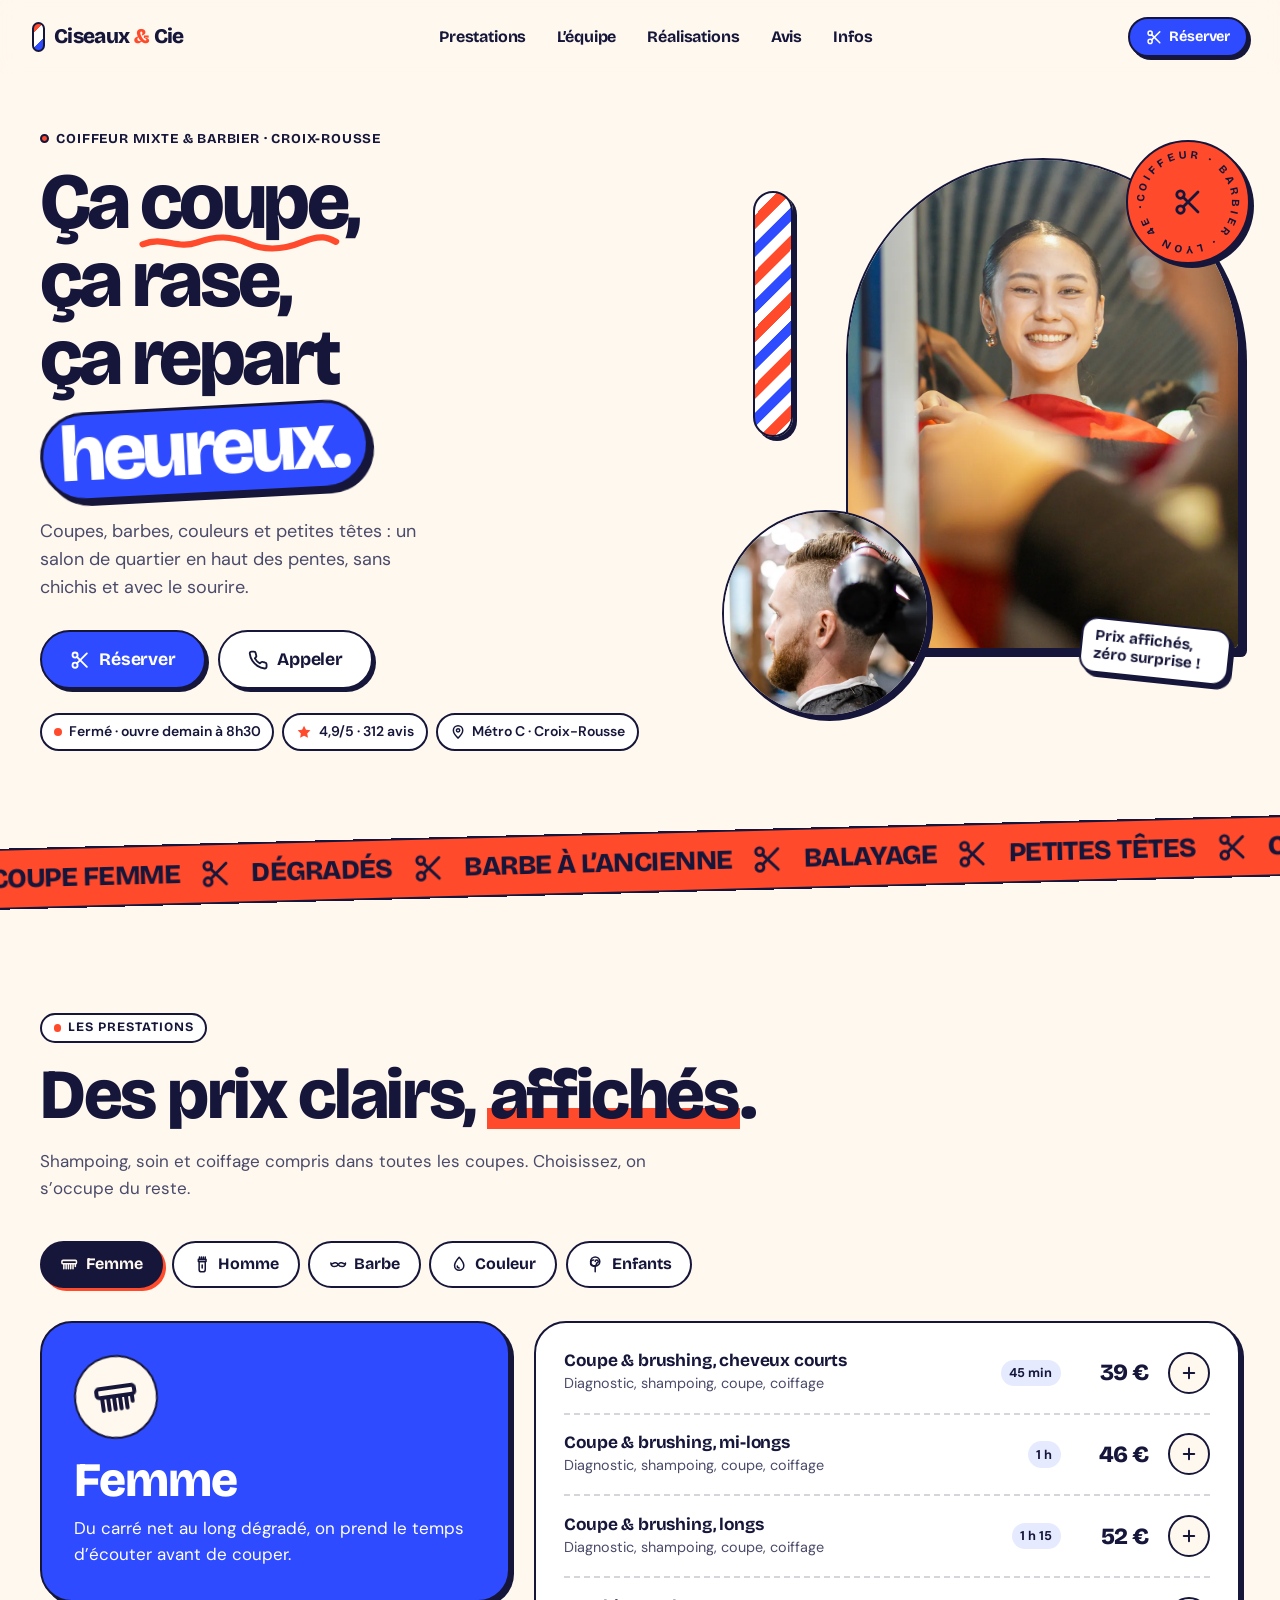
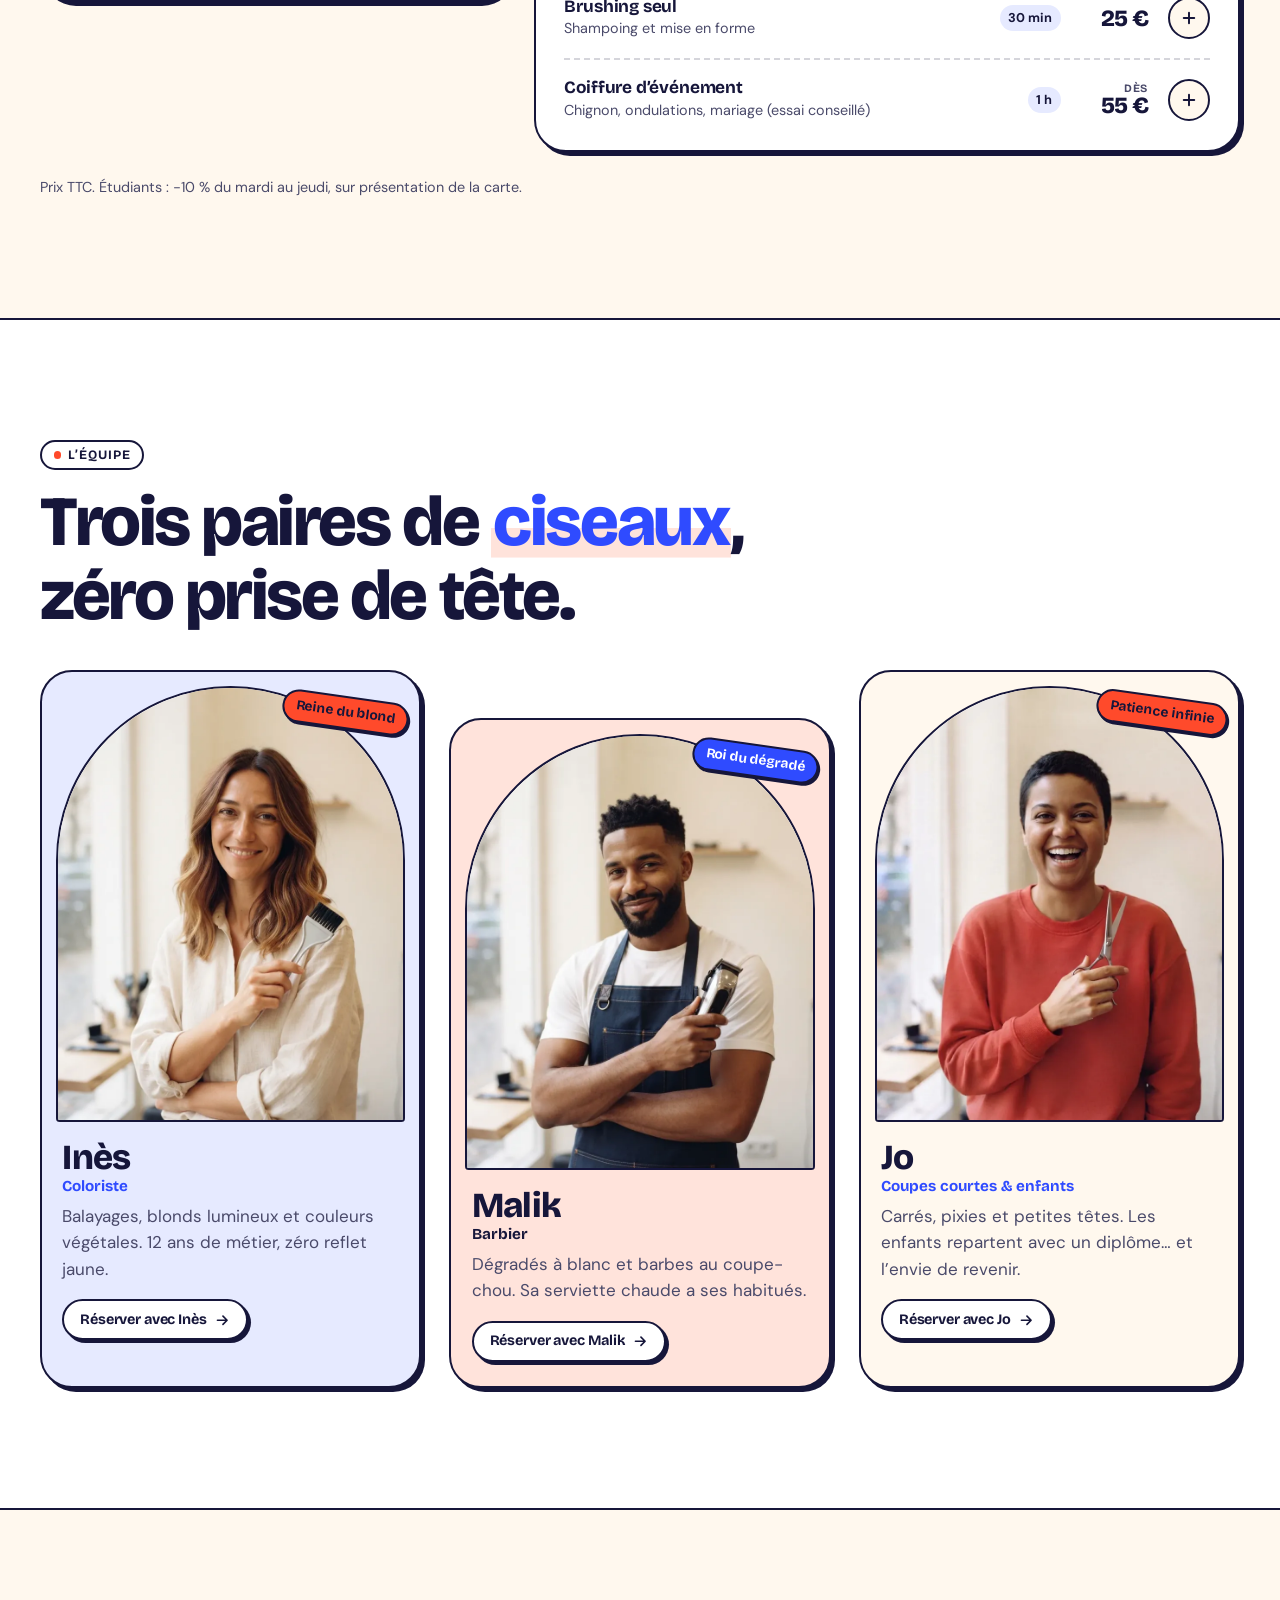
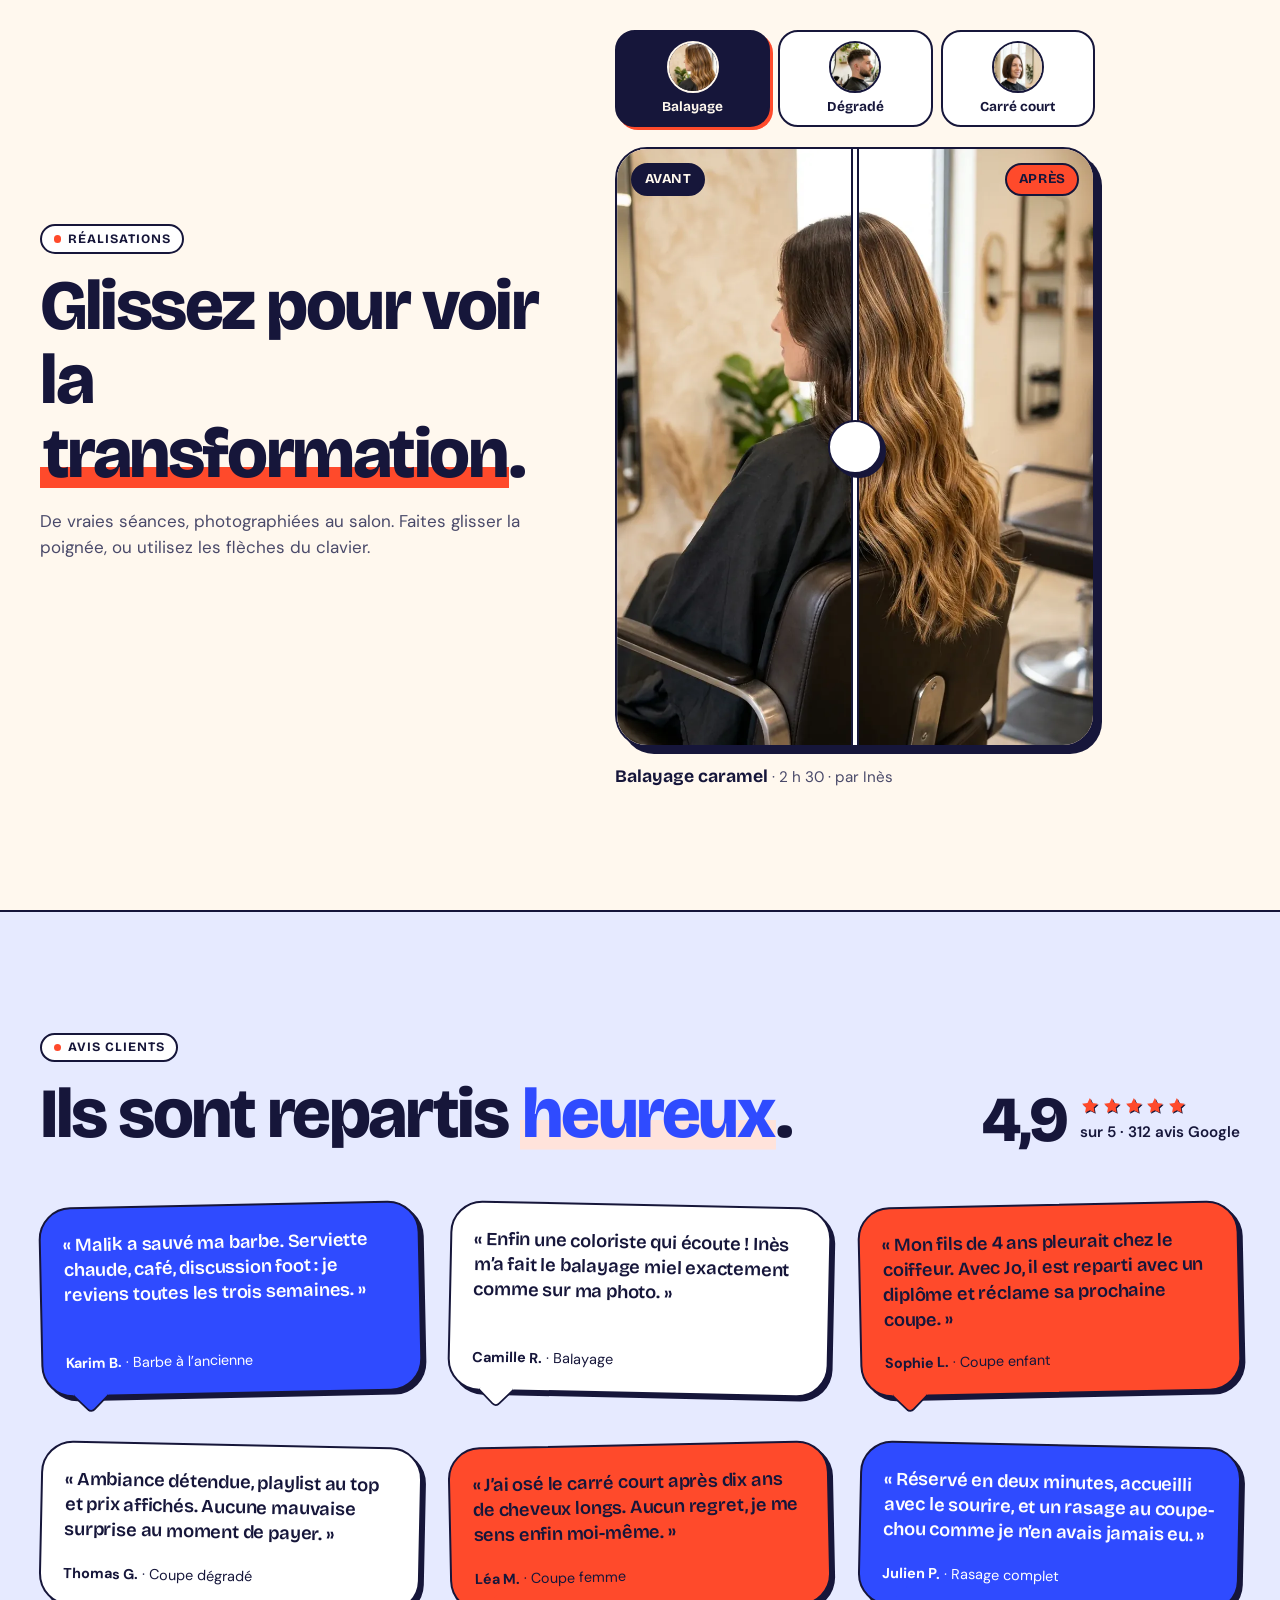
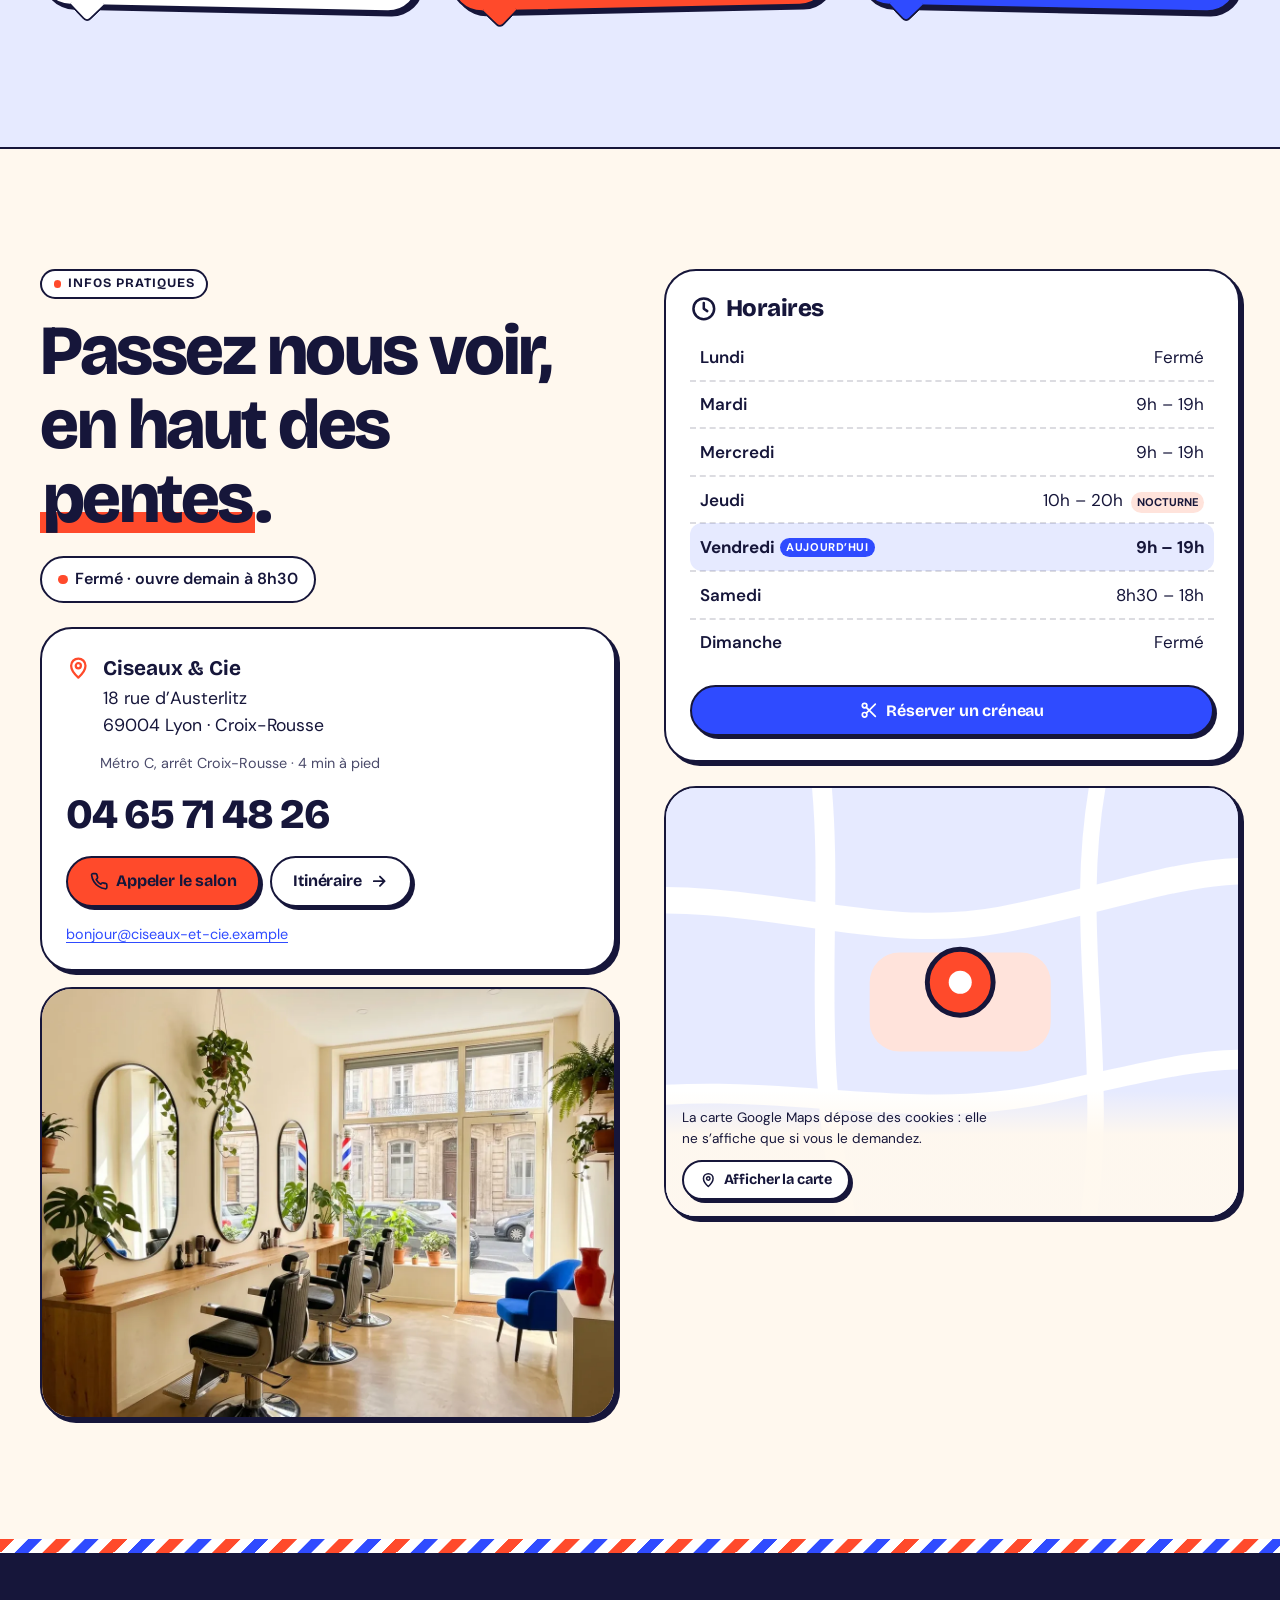
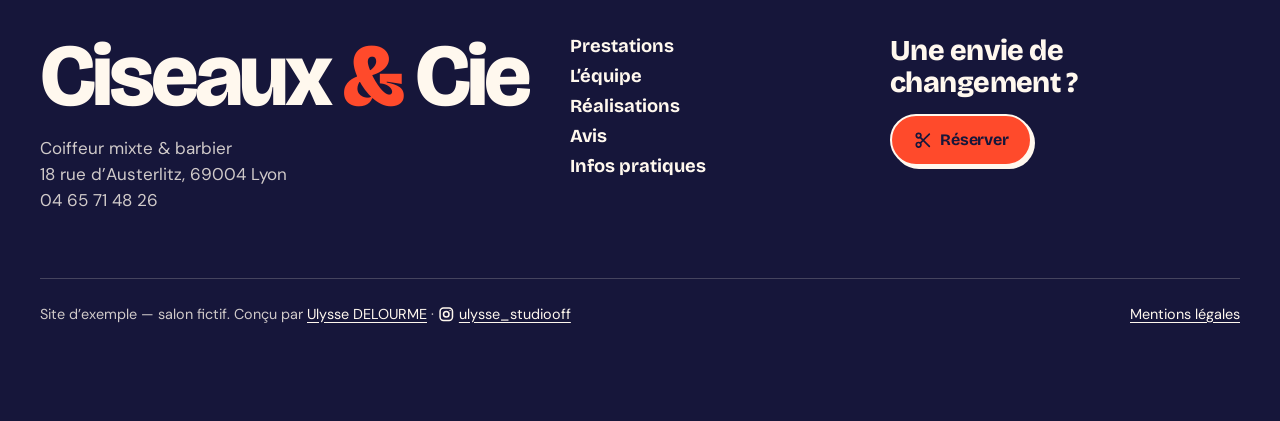
<file: sites/atelier-ciseaux/index.html>
<!doctype html>
<html lang="fr">
<head>
  <meta charset="utf-8">
  <meta name="viewport" content="width=device-width, initial-scale=1">

  <!-- ============ SEO ============ -->
  <title>Ciseaux &amp; Cie — Coiffeur mixte &amp; barbier à la Croix-Rousse, Lyon 4e</title>
  <meta name="description" content="Salon de coiffure mixte et barbier à la Croix-Rousse (Lyon 4e) : coupes femme, homme et enfant, barbe à l’ancienne, couleur et balayage. Prix affichés, réservation en ligne.">
  <meta name="theme-color" content="#FFF8EE">

  <!-- Site d'EXEMPLE : on demande à Google de ne pas l'indexer, pour que personne
       ne cherche ce salon fictif. Sur un vrai site client : supprimer cette ligne. -->
  <meta name="robots" content="noindex, follow">

  <!-- Adresse du site sur Netlify (à changer si tu choisis un autre nom ou un nom de domaine) -->
  <link rel="canonical" href="https://ciseaux-et-cie-lyon.netlify.app/">

  <!-- Open Graph (aperçu quand on partage le lien) -->
  <meta property="og:type" content="website">
  <meta property="og:locale" content="fr_FR">
  <meta property="og:title" content="Ciseaux &amp; Cie — Coiffeur &amp; barbier à la Croix-Rousse">
  <meta property="og:description" content="Ça coupe, ça rase, ça repart heureux. Salon mixte et barbier, Lyon 4e.">
  <meta property="og:url" content="https://ciseaux-et-cie-lyon.netlify.app/">
  <!-- Aperçu : og-image.jpg (1200×630, tiré du hero). Les réseaux sociaux exigent une URL absolue. -->
  <meta property="og:image" content="https://ciseaux-et-cie-lyon.netlify.app/assets/img/og-image.jpg">
  <meta name="twitter:card" content="summary_large_image">

  <link rel="icon" href="assets/favicon.svg" type="image/svg+xml">

  <!-- Polices : Bricolage Grotesque (titres) + DM Sans (texte) -->
  <link rel="preconnect" href="https://fonts.googleapis.com">
  <link rel="preconnect" href="https://fonts.gstatic.com" crossorigin>
  <link rel="stylesheet" href="https://fonts.googleapis.com/css2?family=Bricolage+Grotesque:opsz,wght@12..96,500..800&family=DM+Sans:opsz,wght@9..40,400..700&display=swap">

  <link rel="stylesheet" href="css/style.css">

  <!-- Indique au CSS que JavaScript est actif (sinon tout reste visible, sans animation) -->
  <script>document.documentElement.classList.add('js');</script>

  <!-- Données structurées pour Google (SEO local).
       ⚠️ Si tu changes l'adresse, le téléphone ou les horaires, modifie-les aussi ici. -->
  <script type="application/ld+json">
  {
    "@context": "https://schema.org",
    "@type": "HairSalon",
    "name": "Ciseaux & Cie",
    "description": "Salon de coiffure mixte et barbier à la Croix-Rousse, Lyon 4e.",
    "url": "https://ciseaux-et-cie-lyon.netlify.app/",
    "image": "https://ciseaux-et-cie-lyon.netlify.app/assets/img/og-image.jpg",
    "telephone": "+33465714826",
    "email": "bonjour@ciseaux-et-cie.example",
    "priceRange": "€€",
    "address": {
      "@type": "PostalAddress",
      "streetAddress": "18 rue d’Austerlitz",
      "postalCode": "69004",
      "addressLocality": "Lyon",
      "addressCountry": "FR"
    },
    "geo": { "@type": "GeoCoordinates", "latitude": 45.7748, "longitude": 4.8316 },
    "openingHoursSpecification": [
      { "@type": "OpeningHoursSpecification", "dayOfWeek": ["Tuesday", "Wednesday", "Friday"], "opens": "09:00", "closes": "19:00" },
      { "@type": "OpeningHoursSpecification", "dayOfWeek": "Thursday", "opens": "10:00", "closes": "20:00" },
      { "@type": "OpeningHoursSpecification", "dayOfWeek": "Saturday", "opens": "08:30", "closes": "18:00" }
    ]
  }
  </script>
</head>

<body>
  <a class="skip-link" href="#contenu">Aller au contenu</a>

  <!-- ===================================================================
       ICÔNES (sprite SVG)
       Chaque icône est définie une seule fois ici, puis réutilisée avec
       <svg><use href="#i-nom"></use></svg>. Plus léger et plus propre.
       =================================================================== -->
  <svg class="sprite" aria-hidden="true" focusable="false">
    <!-- Les deux lames bougent grâce à la variable CSS --snip (animation « clic-clac » au survol) -->
    <symbol id="i-ciseaux" viewBox="0 0 24 24" fill="none" stroke="currentColor" stroke-width="2.2" stroke-linecap="round" stroke-linejoin="round">
      <g style="transform-origin: 12px 12px; transform: rotate(var(--snip, 0deg));">
        <circle cx="6" cy="6" r="3"/><path d="M8.2 8.2 20 20"/>
      </g>
      <g style="transform-origin: 12px 12px; transform: rotate(calc(var(--snip, 0deg) * -1));">
        <circle cx="6" cy="18" r="3"/><path d="M20 4 8.2 15.8"/>
      </g>
    </symbol>
    <symbol id="i-tel" viewBox="0 0 24 24" fill="none" stroke="currentColor" stroke-width="2.2" stroke-linecap="round" stroke-linejoin="round">
      <path d="M22 16.9v3a2 2 0 0 1-2.2 2 19.8 19.8 0 0 1-8.6-3.1 19.5 19.5 0 0 1-6-6A19.8 19.8 0 0 1 2.1 4.2 2 2 0 0 1 4.1 2h3a2 2 0 0 1 2 1.7c.1 1 .4 1.9.7 2.8a2 2 0 0 1-.5 2.1L8.1 9.9a16 16 0 0 0 6 6l1.3-1.3a2 2 0 0 1 2.1-.4c.9.3 1.8.6 2.8.7a2 2 0 0 1 1.7 2z"/>
    </symbol>
    <symbol id="i-etoile" viewBox="0 0 24 24"><path fill="currentColor" d="m12 2.5 2.9 6 6.6.9-4.8 4.6 1.2 6.5L12 17.4l-5.9 3.1 1.2-6.5-4.8-4.6 6.6-.9z"/></symbol>
    <symbol id="i-pin" viewBox="0 0 24 24" fill="none" stroke="currentColor" stroke-width="2.2" stroke-linecap="round" stroke-linejoin="round">
      <path d="M12 21s-7-6.2-7-11.5a7 7 0 0 1 14 0C19 14.8 12 21 12 21z"/><circle cx="12" cy="9.5" r="2.5"/>
    </symbol>
    <symbol id="i-horloge" viewBox="0 0 24 24" fill="none" stroke="currentColor" stroke-width="2.2" stroke-linecap="round" stroke-linejoin="round">
      <circle cx="12" cy="12" r="9"/><path d="M12 7v5l3 2"/>
    </symbol>
    <symbol id="i-fleche" viewBox="0 0 24 24" fill="none" stroke="currentColor" stroke-width="2.4" stroke-linecap="round" stroke-linejoin="round"><path d="M5 12h14M13 6l6 6-6 6"/></symbol>
    <symbol id="i-plus" viewBox="0 0 24 24" fill="none" stroke="currentColor" stroke-width="2.6" stroke-linecap="round"><path d="M12 5v14M5 12h14"/></symbol>
    <symbol id="i-fermer" viewBox="0 0 24 24" fill="none" stroke="currentColor" stroke-width="2.6" stroke-linecap="round"><path d="M6 6l12 12M18 6 6 18"/></symbol>
    <symbol id="i-check" viewBox="0 0 24 24" fill="none" stroke="currentColor" stroke-width="2.8" stroke-linecap="round" stroke-linejoin="round"><path d="m5 12.5 4.5 4.5L19 7"/></symbol>
    <symbol id="i-instagram" viewBox="0 0 24 24" fill="none" stroke="currentColor" stroke-width="2.2"><rect x="3" y="3" width="18" height="18" rx="5"/><circle cx="12" cy="12" r="4"/><circle cx="17.5" cy="6.5" r=".9" fill="currentColor" stroke="none"/></symbol>
    <!-- Icônes des catégories de prestations -->
    <symbol id="i-femme" viewBox="0 0 24 24" fill="none" stroke="currentColor" stroke-width="2" stroke-linecap="round" stroke-linejoin="round">
      <rect x="2.5" y="7" width="19" height="4.5" rx="1.5"/><path d="M5 11.5V18M8 11.5V18M11 11.5V18M14 11.5V18M17 11.5V18M20 11.5V15"/>
    </symbol>
    <symbol id="i-homme" viewBox="0 0 24 24" fill="none" stroke="currentColor" stroke-width="2" stroke-linecap="round" stroke-linejoin="round">
      <path d="M8 8.5h8V19a3 3 0 0 1-3 3h-2a3 3 0 0 1-3-3z"/><path d="M7 5.5h10v3H7zM8.5 2.5v3M11 2.5v3M13.5 2.5v3M16 2.5v3M12 13v4"/>
    </symbol>
    <symbol id="i-barbe" viewBox="0 0 24 24" fill="none" stroke="currentColor" stroke-width="2" stroke-linecap="round" stroke-linejoin="round">
      <path d="M12 12.5c-1.6-2.6-4.6-3.2-6.6-1.6-1.2 1-2.4.6-2.9-.4-.3 2.2 1.5 4.6 4.5 4.6 2.2 0 4-1 5-2.4 1 1.4 2.8 2.4 5 2.4 3 0 4.8-2.4 4.5-4.6-.5 1-1.7 1.4-2.9.4-2-1.6-5-1-6.6 1.6z"/>
    </symbol>
    <symbol id="i-couleur" viewBox="0 0 24 24" fill="none" stroke="currentColor" stroke-width="2" stroke-linecap="round" stroke-linejoin="round">
      <path d="M12 3s6 6.5 6 11a6 6 0 0 1-12 0c0-4.5 6-11 6-11z"/><path d="M9.5 14.5a2.5 2.5 0 0 0 2.5 2.5"/>
    </symbol>
    <symbol id="i-enfants" viewBox="0 0 24 24" fill="none" stroke="currentColor" stroke-width="2" stroke-linecap="round" stroke-linejoin="round">
      <circle cx="12" cy="8.5" r="6"/><path d="M12 14.5V22M12 8.5a2 2 0 1 1 2 2 4 4 0 1 1-4-4"/>
    </symbol>
  </svg>

  <!-- ===================================================================
       EN-TÊTE (toujours visible) : logo, menu, bouton Réserver
       =================================================================== -->
  <header class="site-header" data-header>
    <a class="logo" href="#top" aria-label="Ciseaux &amp; Cie, retour en haut">
      <span class="logo__pole" aria-hidden="true"></span>
      <span class="logo__text">Ciseaux <span class="logo__amp">&amp;</span> Cie</span>
    </a>

    <nav class="nav" id="menu" aria-label="Navigation principale" data-menu>
      <ul class="nav__list">
        <li><a href="#prestations">Prestations</a></li>
        <li><a href="#equipe">L’équipe</a></li>
        <li><a href="#realisations">Réalisations</a></li>
        <li><a href="#avis">Avis</a></li>
        <li><a href="#infos">Infos</a></li>
      </ul>
      <a class="nav__tel" href="tel:+33465714826">
        <svg class="icon"><use href="#i-tel"></use></svg> 04 65 71 48 26
      </a>
    </nav>

    <div class="site-header__actions">
      <button class="btn btn--bleu btn--small header__book" type="button" data-book>
        <svg class="icon icon--ciseaux"><use href="#i-ciseaux"></use></svg> Réserver
      </button>
      <button class="burger" type="button" aria-controls="menu" aria-expanded="false" data-burger>
        <span class="burger__lines" aria-hidden="true"></span>
        <span class="visually-hidden">Menu</span>
      </button>
    </div>
  </header>

  <main id="contenu">

    <!-- =================================================================
         1. HERO
         ================================================================= -->
    <section class="hero" id="top" aria-labelledby="hero-title">
      <div class="container hero__grid">

        <div class="hero__text">
          <p class="hero__kicker pop" style="--d: .05s">
            <span class="dot" aria-hidden="true"></span> Coiffeur mixte &amp; barbier · Croix-Rousse
          </p>

          <!-- Chaque mot apparaît à son tour (variable --i = ordre d'apparition) -->
          <h1 class="hero__title" id="hero-title">
            <span class="line"><span class="word" style="--i: 0">Ça</span> <span class="word word--squiggle" style="--i: 1">coupe,<svg class="squiggle" viewBox="0 0 200 20" preserveAspectRatio="none" aria-hidden="true"><path pathLength="1" d="M3 13c20-10 34 6 54-2s34-8 52 1 36 7 55-2 26-4 33 0"/></svg></span></span>
            <span class="line"><span class="word" style="--i: 2">ça</span> <span class="word" style="--i: 3">rase,</span></span>
            <span class="line"><span class="word" style="--i: 4">ça</span> <span class="word" style="--i: 5">repart</span></span>
            <span class="line"><span class="word word--pill" style="--i: 6">heureux.</span></span>
          </h1>

          <p class="hero__lead pop" style="--d: .9s">
            Coupes, barbes, couleurs et petites têtes : un salon de quartier en haut des pentes, sans chichis et avec le sourire.
          </p>

          <div class="hero__actions pop" style="--d: 1s">
            <button class="btn btn--bleu btn--big" type="button" data-book>
              <svg class="icon icon--ciseaux"><use href="#i-ciseaux"></use></svg> Réserver
            </button>
            <a class="btn btn--blanc btn--big" href="tel:+33465714826">
              <svg class="icon"><use href="#i-tel"></use></svg> Appeler
            </a>
          </div>

          <ul class="hero__chips pop" style="--d: 1.1s">
            <!-- Calculé automatiquement à partir du tableau des horaires (section Infos) -->
            <li class="chip chip--status" data-open-status>
              <span class="status-dot" aria-hidden="true"></span>
              <span data-open-status-text>Horaires dans la section Infos</span>
            </li>
            <li class="chip">
              <svg class="icon icon--star"><use href="#i-etoile"></use></svg> 4,9/5 · 312 avis
            </li>
            <li class="chip">
              <svg class="icon"><use href="#i-pin"></use></svg> Métro C · Croix-Rousse
            </li>
          </ul>
        </div>

        <div class="hero__visual">
          <figure class="hero__photo pop" style="--d: .35s">
            <img src="assets/img/hero-salon.webp" width="1000" height="1250" fetchpriority="high"
                 alt="Dans le miroir du salon, une cliente en cape rouge sourit pendant qu’on la coiffe">
          </figure>

          <figure class="hero__photo-mini pop" style="--d: .6s">
            <img src="assets/img/hero-barbe.webp" width="600" height="600"
                 alt="Un client à la barbe rousse taillée se fait coiffer à la brosse ronde">
          </figure>

          <!-- Le poteau de barbier : la signature visuelle du salon -->
          <div class="pole pole--hero pop" style="--d: .5s" aria-hidden="true"></div>

          <!-- Badge rond avec texte qui tourne -->
          <div class="badge-spin pop" style="--d: .8s" aria-hidden="true">
            <svg viewBox="0 0 120 120">
              <defs><path id="cercle" d="M60 60m-44 0a44 44 0 1 1 88 0a44 44 0 1 1-88 0"/></defs>
              <text><textPath href="#cercle" textLength="274" lengthAdjust="spacing">COIFFEUR · BARBIER · LYON 4E ·</textPath></text>
            </svg>
            <svg class="badge-spin__icon icon--ciseaux"><use href="#i-ciseaux"></use></svg>
          </div>

          <p class="sticker sticker--hero pop" style="--d: 1.2s" aria-hidden="true">Prix affichés, zéro surprise&nbsp;!</p>
        </div>
      </div>
    </section>

    <!-- Bandeau qui défile (le contenu est doublé pour une boucle sans à-coup) -->
    <div class="marquee" aria-hidden="true">
      <div class="marquee__track">
        <span>Coupe femme</span><svg class="icon"><use href="#i-ciseaux"></use></svg>
        <span>Dégradés</span><svg class="icon"><use href="#i-ciseaux"></use></svg>
        <span>Barbe à l’ancienne</span><svg class="icon"><use href="#i-ciseaux"></use></svg>
        <span>Balayage</span><svg class="icon"><use href="#i-ciseaux"></use></svg>
        <span>Petites têtes</span><svg class="icon"><use href="#i-ciseaux"></use></svg>
        <span>Coupe femme</span><svg class="icon"><use href="#i-ciseaux"></use></svg>
        <span>Dégradés</span><svg class="icon"><use href="#i-ciseaux"></use></svg>
        <span>Barbe à l’ancienne</span><svg class="icon"><use href="#i-ciseaux"></use></svg>
        <span>Balayage</span><svg class="icon"><use href="#i-ciseaux"></use></svg>
        <span>Petites têtes</span><svg class="icon"><use href="#i-ciseaux"></use></svg>
      </div>
    </div>

    <!-- =================================================================
         2. PRESTATIONS
         ✏️ PRIX ET DURÉES : modifie chaque <li class="service">.
            - data-id       : identifiant unique (sans espace ni accent)
            - data-duration : durée en minutes (sert aux créneaux du formulaire)
            - le texte visible (nom, description, « 45 min », « 39 € »)
            Pour un prix « à partir de », ajoute <small>dès</small> devant le prix.
         Le formulaire de réservation lit cette liste tout seul : rien d'autre à modifier.
         ================================================================= -->
    <section class="section prestations" id="prestations" aria-labelledby="prestations-title">
      <div class="container">
        <header class="section__head reveal">
          <p class="eyebrow">Les prestations</p>
          <h2 class="title" id="prestations-title">Des prix clairs, <span class="mark">affichés</span>.</h2>
          <p class="section__lead">Shampoing, soin et coiffage compris dans toutes les coupes. Choisissez, on s’occupe du reste.</p>
        </header>

        <div class="tabs" data-tabs>
          <div class="tabs__list reveal" role="tablist" aria-label="Catégories de prestations">
            <button class="tab" role="tab" id="tab-femme" aria-controls="panel-femme" aria-selected="true">
              <svg class="icon"><use href="#i-femme"></use></svg> Femme
            </button>
            <button class="tab" role="tab" id="tab-homme" aria-controls="panel-homme" aria-selected="false" tabindex="-1">
              <svg class="icon"><use href="#i-homme"></use></svg> Homme
            </button>
            <button class="tab" role="tab" id="tab-barbe" aria-controls="panel-barbe" aria-selected="false" tabindex="-1">
              <svg class="icon"><use href="#i-barbe"></use></svg> Barbe
            </button>
            <button class="tab" role="tab" id="tab-couleur" aria-controls="panel-couleur" aria-selected="false" tabindex="-1">
              <svg class="icon"><use href="#i-couleur"></use></svg> Couleur
            </button>
            <button class="tab" role="tab" id="tab-enfants" aria-controls="panel-enfants" aria-selected="false" tabindex="-1">
              <svg class="icon"><use href="#i-enfants"></use></svg> Enfants
            </button>
          </div>

          <!-- ---------- FEMME ---------- -->
          <div class="panel" role="tabpanel" id="panel-femme" aria-labelledby="tab-femme" data-category="Femme">
            <div class="panel__intro panel__intro--bleu">
              <svg class="panel__icon"><use href="#i-femme"></use></svg>
              <h3>Femme</h3>
              <p>Du carré net au long dégradé, on prend le temps d’écouter avant de couper.</p>
            </div>
            <ul class="services">
              <li class="service" data-id="femme-courts" data-duration="45">
                <div class="service__info"><h4 class="service__name">Coupe &amp; brushing, cheveux courts</h4><p class="service__desc">Diagnostic, shampoing, coupe, coiffage</p></div>
                <span class="service__time">45 min</span>
                <span class="service__price">39 €</span>
              </li>
              <li class="service" data-id="femme-milongs" data-duration="60">
                <div class="service__info"><h4 class="service__name">Coupe &amp; brushing, mi-longs</h4><p class="service__desc">Diagnostic, shampoing, coupe, coiffage</p></div>
                <span class="service__time">1 h</span>
                <span class="service__price">46 €</span>
              </li>
              <li class="service" data-id="femme-longs" data-duration="75">
                <div class="service__info"><h4 class="service__name">Coupe &amp; brushing, longs</h4><p class="service__desc">Diagnostic, shampoing, coupe, coiffage</p></div>
                <span class="service__time">1 h 15</span>
                <span class="service__price">52 €</span>
              </li>
              <li class="service" data-id="femme-brushing" data-duration="30">
                <div class="service__info"><h4 class="service__name">Brushing seul</h4><p class="service__desc">Shampoing et mise en forme</p></div>
                <span class="service__time">30 min</span>
                <span class="service__price">25 €</span>
              </li>
              <li class="service" data-id="femme-evenement" data-duration="60">
                <div class="service__info"><h4 class="service__name">Coiffure d’événement</h4><p class="service__desc">Chignon, ondulations, mariage (essai conseillé)</p></div>
                <span class="service__time">1 h</span>
                <span class="service__price"><small>dès</small> 55 €</span>
              </li>
            </ul>
          </div>

          <!-- ---------- HOMME ---------- -->
          <div class="panel" role="tabpanel" id="panel-homme" aria-labelledby="tab-homme" data-category="Homme">
            <div class="panel__intro panel__intro--vermillon">
              <svg class="panel__icon"><use href="#i-homme"></use></svg>
              <h3>Homme</h3>
              <p>Classique aux ciseaux ou dégradé à blanc millimétré : vous ressortez net.</p>
            </div>
            <ul class="services">
              <li class="service" data-id="homme-coupe" data-duration="30">
                <div class="service__info"><h4 class="service__name">Coupe homme</h4><p class="service__desc">Shampoing, coupe ciseaux ou tondeuse, coiffage</p></div>
                <span class="service__time">30 min</span>
                <span class="service__price">26 €</span>
              </li>
              <li class="service" data-id="homme-degrade" data-duration="45">
                <div class="service__info"><h4 class="service__name">Coupe dégradé (fade)</h4><p class="service__desc">Dégradé à blanc ou bas, finitions au rasoir</p></div>
                <span class="service__time">45 min</span>
                <span class="service__price">30 €</span>
              </li>
              <li class="service" data-id="homme-coupe-barbe" data-duration="50">
                <div class="service__info"><h4 class="service__name">Coupe + barbe</h4><p class="service__desc">La formule complète, serviette chaude incluse</p></div>
                <span class="service__time">50 min</span>
                <span class="service__price">39 €</span>
              </li>
              <li class="service" data-id="homme-tondeuse" data-duration="15">
                <div class="service__info"><h4 class="service__name">Tondeuse, un seul sabot</h4><p class="service__desc">Rapide et efficace</p></div>
                <span class="service__time">15 min</span>
                <span class="service__price">16 €</span>
              </li>
            </ul>
          </div>

          <!-- ---------- BARBE ---------- -->
          <div class="panel" role="tabpanel" id="panel-barbe" aria-labelledby="tab-barbe" data-category="Barbe">
            <div class="panel__intro panel__intro--bleu">
              <svg class="panel__icon"><use href="#i-barbe"></use></svg>
              <h3>Barbe</h3>
              <p>Serviette chaude, huile, coupe-chou : le rituel du barbier, comme avant.</p>
            </div>
            <ul class="services">
              <li class="service" data-id="barbe-taille" data-duration="20">
                <div class="service__info"><h4 class="service__name">Taille de barbe</h4><p class="service__desc">Mise en forme et contours</p></div>
                <span class="service__time">20 min</span>
                <span class="service__price">18 €</span>
              </li>
              <li class="service" data-id="barbe-ancienne" data-duration="30">
                <div class="service__info"><h4 class="service__name">Barbe à l’ancienne</h4><p class="service__desc">Serviette chaude, taille, rasoir, huile</p></div>
                <span class="service__time">30 min</span>
                <span class="service__price">26 €</span>
              </li>
              <li class="service" data-id="barbe-rasage" data-duration="30">
                <div class="service__info"><h4 class="service__name">Rasage complet au coupe-chou</h4><p class="service__desc">Pour un visage parfaitement lisse</p></div>
                <span class="service__time">30 min</span>
                <span class="service__price">28 €</span>
              </li>
              <li class="service" data-id="barbe-contours" data-duration="10">
                <div class="service__info"><h4 class="service__name">Contours seuls</h4><p class="service__desc">Entre deux tailles</p></div>
                <span class="service__time">10 min</span>
                <span class="service__price">10 €</span>
              </li>
            </ul>
          </div>

          <!-- ---------- COULEUR ---------- -->
          <div class="panel" role="tabpanel" id="panel-couleur" aria-labelledby="tab-couleur" data-category="Couleur">
            <div class="panel__intro panel__intro--vermillon">
              <svg class="panel__icon"><use href="#i-couleur"></use></svg>
              <h3>Couleur</h3>
              <p>Blonds lumineux, reflets subtils ou couleur franche, avec des produits à base végétale.</p>
            </div>
            <ul class="services">
              <li class="service" data-id="couleur-racines" data-duration="75">
                <div class="service__info"><h4 class="service__name">Couleur racines</h4><p class="service__desc">Hors coupe et brushing</p></div>
                <span class="service__time">1 h 15</span>
                <span class="service__price"><small>dès</small> 42 €</span>
              </li>
              <li class="service" data-id="couleur-complete" data-duration="90">
                <div class="service__info"><h4 class="service__name">Couleur complète</h4><p class="service__desc">Des racines aux pointes</p></div>
                <span class="service__time">1 h 30</span>
                <span class="service__price"><small>dès</small> 55 €</span>
              </li>
              <li class="service" data-id="couleur-balayage" data-duration="150">
                <div class="service__info"><h4 class="service__name">Balayage ou mèches</h4><p class="service__desc">Éclaircissement à main levée, patine incluse</p></div>
                <span class="service__time">2 h 30</span>
                <span class="service__price"><small>dès</small> 79 €</span>
              </li>
              <li class="service" data-id="couleur-patine" data-duration="20">
                <div class="service__info"><h4 class="service__name">Patine (gloss)</h4><p class="service__desc">Raviver ou neutraliser un reflet</p></div>
                <span class="service__time">20 min</span>
                <span class="service__price">22 €</span>
              </li>
            </ul>
          </div>

          <!-- ---------- ENFANTS ---------- -->
          <div class="panel" role="tabpanel" id="panel-enfants" aria-labelledby="tab-enfants" data-category="Enfants">
            <div class="panel__intro panel__intro--bleu">
              <svg class="panel__icon"><use href="#i-enfants"></use></svg>
              <h3>Enfants</h3>
              <p>On prend le temps qu’il faut. Pour la toute première coupe, un diplôme est offert&nbsp;!</p>
            </div>
            <ul class="services">
              <li class="service" data-id="enfant-moins6" data-duration="20">
                <div class="service__info"><h4 class="service__name">Coupe enfant, moins de 6 ans</h4><p class="service__desc">Dans le fauteuil-voiture, avec patience</p></div>
                <span class="service__time">20 min</span>
                <span class="service__price">15 €</span>
              </li>
              <li class="service" data-id="enfant-6-12" data-duration="30">
                <div class="service__info"><h4 class="service__name">Coupe enfant, 6 à 12 ans</h4><p class="service__desc">Shampoing et coupe</p></div>
                <span class="service__time">30 min</span>
                <span class="service__price">19 €</span>
              </li>
              <li class="service" data-id="enfant-ado" data-duration="30">
                <div class="service__info"><h4 class="service__name">Coupe ado, jusqu’à 16 ans</h4><p class="service__desc">Dégradé compris</p></div>
                <span class="service__time">30 min</span>
                <span class="service__price">22 €</span>
              </li>
            </ul>
          </div>
        </div>

        <p class="prestations__note reveal">Prix TTC. Étudiants : −10 % du mardi au jeudi, sur présentation de la carte.</p>
      </div>
    </section>

    <!-- =================================================================
         3. L'ÉQUIPE
         ✏️ data-book-stylist doit correspondre à la valeur du coiffeur
            dans le formulaire de réservation (en bas de ce fichier).
         ================================================================= -->
    <section class="section equipe" id="equipe" aria-labelledby="equipe-title">
      <div class="container">
        <header class="section__head reveal">
          <p class="eyebrow">L’équipe</p>
          <h2 class="title" id="equipe-title">Trois paires de <span class="mark mark--bleu">ciseaux</span>, zéro prise de tête.</h2>
        </header>

        <ul class="team">
          <li class="member member--bleu reveal" style="--d: 0s">
            <div class="member__photo">
              <img src="assets/img/equipe-ines.webp" width="800" height="1000" loading="lazy"
                   alt="Portrait d’Inès, coloriste, souriante, un pinceau à coloration à la main">
            </div>
            <span class="member__sticker" aria-hidden="true">Reine du blond</span>
            <h3 class="member__name">Inès</h3>
            <p class="member__role">Coloriste</p>
            <p class="member__text">Balayages, blonds lumineux et couleurs végétales. 12 ans de métier, zéro reflet jaune.</p>
            <button class="btn btn--blanc btn--small" type="button" data-book data-book-stylist="ines">
              Réserver avec Inès <svg class="icon"><use href="#i-fleche"></use></svg>
            </button>
          </li>

          <li class="member member--vermillon reveal" style="--d: .1s">
            <div class="member__photo">
              <img src="assets/img/equipe-malik.webp" width="800" height="1000" loading="lazy"
                   alt="Portrait de Malik, barbier, en tablier, une tondeuse à la main">
            </div>
            <span class="member__sticker" aria-hidden="true">Roi du dégradé</span>
            <h3 class="member__name">Malik</h3>
            <p class="member__role">Barbier</p>
            <p class="member__text">Dégradés à blanc et barbes au coupe-chou. Sa serviette chaude a ses habitués.</p>
            <button class="btn btn--blanc btn--small" type="button" data-book data-book-stylist="malik">
              Réserver avec Malik <svg class="icon"><use href="#i-fleche"></use></svg>
            </button>
          </li>

          <li class="member member--creme reveal" style="--d: .2s">
            <div class="member__photo">
              <img src="assets/img/equipe-jo.webp" width="800" height="1000" loading="lazy"
                   alt="Portrait de Jo, qui éclate de rire, une paire de ciseaux à la main">
            </div>
            <span class="member__sticker" aria-hidden="true">Patience infinie</span>
            <h3 class="member__name">Jo</h3>
            <p class="member__role">Coupes courtes &amp; enfants</p>
            <p class="member__text">Carrés, pixies et petites têtes. Les enfants repartent avec un diplôme… et l’envie de revenir.</p>
            <button class="btn btn--blanc btn--small" type="button" data-book data-book-stylist="jo">
              Réserver avec Jo <svg class="icon"><use href="#i-fleche"></use></svg>
            </button>
          </li>
        </ul>
      </div>
    </section>

    <!-- =================================================================
         4. RÉALISATIONS (comparateur à glisser)
         ✏️ Pour chaque réalisation :
            - les deux photos : realisation-N-debut.webp (avant) et
              realisation-N-fin.webp (après), au cadrage IDENTIQUE
              (sinon le décor « saute » quand on fait glisser la poignée) ;
            - la miniature de l'onglet : realisation-N-mini.webp (120×120) ;
            - les libellés « Avant » / « Après » (<span class="compare__tag">) :
              l'accessibilité suit toute seule ;
            - le nom de l'onglet, les textes alternatifs (alt) et la légende.
         ================================================================= -->
    <section class="section realisations" id="realisations" aria-labelledby="realisations-title">
      <div class="container realisations__grid">
        <header class="section__head reveal">
          <p class="eyebrow">Réalisations</p>
          <h2 class="title" id="realisations-title">Glissez pour voir la <span class="mark">transformation</span>.</h2>
          <p class="section__lead">De vraies séances, photographiées au salon. Faites glisser la poignée, ou utilisez les flèches du clavier.</p>
        </header>

        <div class="gallery" data-tabs>
          <div class="gallery__tabs reveal" role="tablist" aria-label="Choisir une réalisation">
            <button class="tab gallery__tab" role="tab" id="tab-real-1" aria-controls="real-1" aria-selected="true">
              <img class="gallery__thumb" src="assets/img/realisation-1-mini.webp" width="120" height="120" alt="">
              <span>Balayage</span>
            </button>
            <button class="tab gallery__tab" role="tab" id="tab-real-2" aria-controls="real-2" aria-selected="false" tabindex="-1">
              <img class="gallery__thumb" src="assets/img/realisation-2-mini.webp" width="120" height="120" alt="">
              <span>Dégradé</span>
            </button>
            <button class="tab gallery__tab" role="tab" id="tab-real-3" aria-controls="real-3" aria-selected="false" tabindex="-1">
              <img class="gallery__thumb" src="assets/img/realisation-3-mini.webp" width="120" height="120" alt="">
              <span>Carré court</span>
            </button>
          </div>

          <!-- Réalisation 1 -->
          <figure class="compare reveal" role="tabpanel" id="real-1" aria-labelledby="tab-real-1" data-compare>
            <div class="compare__frame">
              <img class="compare__img" src="assets/img/realisation-1-fin.webp" width="900" height="1125" loading="lazy"
                   alt="Après : balayage caramel lumineux sur les mêmes cheveux longs ondulés">
              <div class="compare__debut">
                <img class="compare__img" src="assets/img/realisation-1-debut.webp" width="900" height="1125" loading="lazy"
                     alt="Avant : cheveux longs châtain foncé, ondulés, vus de dos">
              </div>
              <span class="compare__tag compare__tag--debut">Avant</span>
              <span class="compare__tag compare__tag--fin">Après</span>
              <input class="compare__range" type="range" min="0" max="100" value="50">
              <div class="compare__handle" aria-hidden="true"><span class="compare__knob"></span></div>
            </div>
            <figcaption class="compare__caption"><strong>Balayage caramel</strong> · 2 h 30 · par Inès</figcaption>
          </figure>

          <!-- Réalisation 2 -->
          <figure class="compare" role="tabpanel" id="real-2" aria-labelledby="tab-real-2" data-compare>
            <div class="compare__frame">
              <img class="compare__img" src="assets/img/realisation-2-fin.webp" width="900" height="1125" loading="lazy"
                   alt="Après : dégradé à blanc sur les côtés, dessus texturé et barbe taillée courte">
              <div class="compare__debut">
                <img class="compare__img" src="assets/img/realisation-2-debut.webp" width="900" height="1125" loading="lazy"
                     alt="Avant : homme aux cheveux longs en bataille et barbe fournie, de profil">
              </div>
              <span class="compare__tag compare__tag--debut">Avant</span>
              <span class="compare__tag compare__tag--fin">Après</span>
              <input class="compare__range" type="range" min="0" max="100" value="50">
              <div class="compare__handle" aria-hidden="true"><span class="compare__knob"></span></div>
            </div>
            <figcaption class="compare__caption"><strong>Dégradé + barbe</strong> · 50 min · par Malik</figcaption>
          </figure>

          <!-- Réalisation 3 -->
          <figure class="compare" role="tabpanel" id="real-3" aria-labelledby="tab-real-3" data-compare>
            <div class="compare__frame">
              <img class="compare__img" src="assets/img/realisation-3-fin.webp" width="900" height="1125" loading="lazy"
                   alt="Après : carré court et net à hauteur de mâchoire">
              <div class="compare__debut">
                <img class="compare__img" src="assets/img/realisation-3-debut.webp" width="900" height="1125" loading="lazy"
                     alt="Avant : femme aux cheveux longs et lisses, de face">
              </div>
              <span class="compare__tag compare__tag--debut">Avant</span>
              <span class="compare__tag compare__tag--fin">Après</span>
              <input class="compare__range" type="range" min="0" max="100" value="50">
              <div class="compare__handle" aria-hidden="true"><span class="compare__knob"></span></div>
            </div>
            <figcaption class="compare__caption"><strong>Carré court</strong> · 1 h · par Jo</figcaption>
          </figure>
        </div>
      </div>
    </section>

    <!-- =================================================================
         5. AVIS CLIENTS (fictifs)
         ================================================================= -->
    <section class="section avis" id="avis" aria-labelledby="avis-title">
      <div class="container">
        <header class="section__head avis__head reveal">
          <div>
            <p class="eyebrow">Avis clients</p>
            <h2 class="title" id="avis-title">Ils sont repartis <span class="mark mark--bleu">heureux</span>.</h2>
          </div>
          <p class="score">
            <span class="score__value">4,9</span>
            <span class="score__detail">
              <span class="stars" aria-hidden="true">
                <svg class="icon"><use href="#i-etoile"></use></svg><svg class="icon"><use href="#i-etoile"></use></svg><svg class="icon"><use href="#i-etoile"></use></svg><svg class="icon"><use href="#i-etoile"></use></svg><svg class="icon"><use href="#i-etoile"></use></svg>
              </span>
              <span>sur 5 · 312 avis Google</span>
            </span>
          </p>
        </header>

        <ul class="reviews">
          <li class="review review--bleu reveal" style="--d: 0s">
            <blockquote><p>« Malik a sauvé ma barbe. Serviette chaude, café, discussion foot : je reviens toutes les trois semaines. »</p></blockquote>
            <p class="review__author"><strong>Karim B.</strong> · Barbe à l’ancienne</p>
          </li>
          <li class="review review--blanc reveal" style="--d: .08s">
            <blockquote><p>« Enfin une coloriste qui écoute ! Inès m’a fait le balayage miel exactement comme sur ma photo. »</p></blockquote>
            <p class="review__author"><strong>Camille R.</strong> · Balayage</p>
          </li>
          <li class="review review--vermillon reveal" style="--d: .16s">
            <blockquote><p>« Mon fils de 4 ans pleurait chez le coiffeur. Avec Jo, il est reparti avec un diplôme et réclame sa prochaine coupe. »</p></blockquote>
            <p class="review__author"><strong>Sophie L.</strong> · Coupe enfant</p>
          </li>
          <li class="review review--blanc reveal" style="--d: 0s">
            <blockquote><p>« Ambiance détendue, playlist au top et prix affichés. Aucune mauvaise surprise au moment de payer. »</p></blockquote>
            <p class="review__author"><strong>Thomas G.</strong> · Coupe dégradé</p>
          </li>
          <li class="review review--vermillon reveal" style="--d: .08s">
            <blockquote><p>« J’ai osé le carré court après dix ans de cheveux longs. Aucun regret, je me sens enfin moi-même. »</p></blockquote>
            <p class="review__author"><strong>Léa M.</strong> · Coupe femme</p>
          </li>
          <li class="review review--bleu reveal" style="--d: .16s">
            <blockquote><p>« Réservé en deux minutes, accueilli avec le sourire, et un rasage au coupe-chou comme je n’en avais jamais eu. »</p></blockquote>
            <p class="review__author"><strong>Julien P.</strong> · Rasage complet</p>
          </li>
        </ul>
      </div>
    </section>

    <!-- =================================================================
         6. INFOS PRATIQUES
         ✏️ HORAIRES : modifie les attributs data-open / data-close (format 24 h)
            ET le texte affiché. Laisse data-open="" pour un jour de fermeture.
            Le badge « Ouvert / Fermé » et les créneaux du formulaire se calculent tout seuls.
            Pense aussi au JSON-LD dans le <head>.
         ================================================================= -->
    <section class="section infos" id="infos" aria-labelledby="infos-title">
      <div class="container infos__grid">

        <div class="infos__main reveal">
          <p class="eyebrow">Infos pratiques</p>
          <h2 class="title" id="infos-title">Passez nous voir, en haut des <span class="mark">pentes</span>.</h2>

          <p class="chip chip--status chip--big" data-open-status>
            <span class="status-dot" aria-hidden="true"></span>
            <span data-open-status-text>Consultez les horaires ci-dessous</span>
          </p>

          <div class="card card--adresse">
            <address class="infos__address">
              <svg class="icon"><use href="#i-pin"></use></svg>
              <span><strong>Ciseaux &amp; Cie</strong><br>18 rue d’Austerlitz<br>69004 Lyon · Croix-Rousse</span>
            </address>
            <p class="infos__access">Métro C, arrêt Croix-Rousse · 4 min à pied</p>
            <a class="infos__tel" href="tel:+33465714826">04 65 71 48 26</a>
            <div class="infos__actions">
              <a class="btn btn--vermillon" href="tel:+33465714826">
                <svg class="icon"><use href="#i-tel"></use></svg> Appeler le salon
              </a>
              <a class="btn btn--blanc" href="https://www.google.com/maps/search/?api=1&amp;query=18+rue+d%27Austerlitz+69004+Lyon" target="_blank" rel="noopener">
                Itinéraire <svg class="icon"><use href="#i-fleche"></use></svg>
              </a>
            </div>
            <p class="infos__mail"><a href="mailto:bonjour@ciseaux-et-cie.example">bonjour@ciseaux-et-cie.example</a></p>
          </div>
        </div>

        <div class="infos__side">
          <div class="card card--horaires reveal">
            <h3 class="card__title"><svg class="icon"><use href="#i-horloge"></use></svg> Horaires</h3>
            <table class="hours" data-hours>
              <caption class="visually-hidden">Horaires d’ouverture du salon</caption>
              <tbody>
                <tr data-day="1" data-open=""      data-close=""><th scope="row">Lundi</th><td>Fermé</td></tr>
                <tr data-day="2" data-open="09:00" data-close="19:00"><th scope="row">Mardi</th><td>9h – 19h</td></tr>
                <tr data-day="3" data-open="09:00" data-close="19:00"><th scope="row">Mercredi</th><td>9h – 19h</td></tr>
                <tr data-day="4" data-open="10:00" data-close="20:00"><th scope="row">Jeudi</th><td>10h – 20h <span class="hours__tag">nocturne</span></td></tr>
                <tr data-day="5" data-open="09:00" data-close="19:00"><th scope="row">Vendredi</th><td>9h – 19h</td></tr>
                <tr data-day="6" data-open="08:30" data-close="18:00"><th scope="row">Samedi</th><td>8h30 – 18h</td></tr>
                <tr data-day="0" data-open=""      data-close=""><th scope="row">Dimanche</th><td>Fermé</td></tr>
              </tbody>
            </table>
            <button class="btn btn--bleu btn--full" type="button" data-book>
              <svg class="icon icon--ciseaux"><use href="#i-ciseaux"></use></svg> Réserver un créneau
            </button>
          </div>

          <!-- Carte : Google Maps n'est chargé QUE si le visiteur clique (pas de cookies avant) -->
          <div class="map reveal" data-map data-map-src="https://www.google.com/maps?q=18+rue+d%27Austerlitz,+69004+Lyon&amp;output=embed">
            <svg class="map__drawing" viewBox="0 0 400 260" preserveAspectRatio="xMidYMid slice" aria-hidden="true">
              <rect width="400" height="260" fill="#E6EAFF"/>
              <path d="M-10 70 C80 60 150 95 230 80 S360 40 420 55" stroke="#fff" stroke-width="16" fill="none"/>
              <path d="M-10 190 C90 175 170 205 260 185 S370 160 420 170" stroke="#fff" stroke-width="12" fill="none"/>
              <path d="M120 -10 C130 80 110 160 140 280" stroke="#fff" stroke-width="12" fill="none"/>
              <path d="M290 -10 C270 90 300 170 280 280" stroke="#fff" stroke-width="10" fill="none"/>
              <rect x="150" y="100" width="110" height="60" rx="18" fill="#FFE3DB"/>
              <circle cx="205" cy="118" r="20" fill="#FF4A2B" stroke="#16163A" stroke-width="3"/>
              <circle cx="205" cy="118" r="7" fill="#fff"/>
            </svg>
            <div class="map__overlay">
              <p>La carte Google Maps dépose des cookies : elle ne s’affiche que si vous le demandez.</p>
              <button class="btn btn--blanc btn--small" type="button" data-map-load>
                <svg class="icon"><use href="#i-pin"></use></svg> Afficher la carte
              </button>
            </div>
          </div>
        </div>

        <figure class="infos__photo reveal">
          <img src="assets/img/infos-salon.webp" width="1200" height="900" loading="lazy"
               alt="L’intérieur lumineux du salon : trois fauteuils de barbier face aux miroirs ovales, des plantes vertes et le poteau de barbier dans la vitrine">
        </figure>
      </div>
    </section>
  </main>

  <!-- ===================================================================
       7. FOOTER
       =================================================================== -->
  <footer class="site-footer">
    <div class="footer__stripes" aria-hidden="true"></div>
    <div class="container footer__grid">
      <div class="footer__brand">
        <p class="footer__logo">Ciseaux <span class="logo__amp">&amp;</span> Cie</p>
        <p>Coiffeur mixte &amp; barbier<br>18 rue d’Austerlitz, 69004 Lyon</p>
        <p><a href="tel:+33465714826">04 65 71 48 26</a></p>
      </div>
      <nav class="footer__nav" aria-label="Plan du site">
        <ul>
          <li><a href="#prestations">Prestations</a></li>
          <li><a href="#equipe">L’équipe</a></li>
          <li><a href="#realisations">Réalisations</a></li>
          <li><a href="#avis">Avis</a></li>
          <li><a href="#infos">Infos pratiques</a></li>
        </ul>
      </nav>
      <div class="footer__cta">
        <p class="footer__big">Une envie de changement&nbsp;?</p>
        <button class="btn btn--vermillon" type="button" data-book>
          <svg class="icon icon--ciseaux"><use href="#i-ciseaux"></use></svg> Réserver
        </button>
      </div>
    </div>

    <div class="container footer__bottom">
      <p class="footer__credit">
        Site d’exemple — salon fictif. Conçu par
        <a href="https://www.instagram.com/ulysse_studiooff/" target="_blank" rel="noopener"
           aria-label="Ulysse DELOURME sur Instagram (nouvel onglet)">Ulysse DELOURME</a>
        · <a class="footer__insta" href="https://www.instagram.com/ulysse_studiooff/" target="_blank" rel="noopener"
           aria-label="Instagram ulysse_studiooff (nouvel onglet)"><svg class="icon"><use href="#i-instagram"></use></svg> ulysse_studiooff</a>
      </p>
      <p><a href="mentions-legales.html">Mentions légales</a></p>
    </div>
  </footer>

  <!-- Barre d'action fixe (mobile uniquement) : Réserver et Appeler toujours sous le pouce -->
  <div class="action-bar" data-action-bar>
    <button class="btn btn--bleu action-bar__book" type="button" data-book>
      <svg class="icon icon--ciseaux"><use href="#i-ciseaux"></use></svg> Réserver
    </button>
    <a class="action-bar__call" href="tel:+33465714826" aria-label="Appeler le salon : 04 65 71 48 26">
      <svg class="icon"><use href="#i-tel"></use></svg>
    </a>
  </div>

  <!-- ===================================================================
       FENÊTRE DE RÉSERVATION (DÉMO)
       Rien n'est envoyé. Sur un vrai site, on brancherait ici un outil de
       réservation en ligne (Planity, Calendly…), souvent via un simple lien.
       Les prestations sont lues dans la section Prestations,
       les créneaux sont calculés à partir des horaires.
       =================================================================== -->
  <dialog class="booking" id="booking" aria-labelledby="booking-title" data-booking>
    <form class="booking__form" method="dialog" novalidate>
      <header class="booking__head">
        <div>
          <p class="booking__demo">Démo</p>
          <h2 class="booking__title" id="booking-title">Réserver un rendez-vous</h2>
        </div>
        <button class="booking__close" type="button" data-booking-close aria-label="Fermer la réservation">
          <svg class="icon"><use href="#i-fermer"></use></svg>
        </button>
      </header>

      <p class="booking__notice">Formulaire de démonstration : aucune réservation n’est enregistrée ni envoyée.</p>

      <ol class="booking__progress" aria-hidden="true" data-progress>
        <li>Prestation</li><li>Coiffeur</li><li>Créneau</li><li>Récap</li>
      </ol>

      <div class="booking__body">
        <!-- Étape 1 : prestation (liste remplie par le JS à partir de la section Prestations) -->
        <fieldset class="step" data-step="1">
          <legend class="step__title" tabindex="-1">Quelle prestation&nbsp;?</legend>
          <div class="step__cats" data-cats></div>
          <div class="choices" data-services></div>
        </fieldset>

        <!-- Étape 2 : coiffeur.
             ✏️ value = identifiant utilisé par les boutons « Réserver avec… » (data-book-stylist) -->
        <fieldset class="step" data-step="2" hidden>
          <legend class="step__title" tabindex="-1">Avec qui&nbsp;?</legend>
          <div class="choices choices--grid">
            <label class="choice choice--stylist">
              <input type="radio" name="stylist" value="any" data-label="Peu importe">
              <span class="avatar avatar--any" aria-hidden="true"><svg class="icon"><use href="#i-ciseaux"></use></svg></span>
              <span class="choice__name">Peu importe</span><span class="choice__meta">Le premier disponible</span>
            </label>
            <label class="choice choice--stylist">
              <input type="radio" name="stylist" value="ines" data-label="Inès">
              <span class="avatar" aria-hidden="true"><img src="assets/img/equipe-ines.webp" alt="" width="800" height="1000" loading="lazy"><b>I</b></span>
              <span class="choice__name">Inès</span><span class="choice__meta">Coloriste</span>
            </label>
            <label class="choice choice--stylist">
              <input type="radio" name="stylist" value="malik" data-label="Malik">
              <span class="avatar" aria-hidden="true"><img src="assets/img/equipe-malik.webp" alt="" width="800" height="1000" loading="lazy"><b>M</b></span>
              <span class="choice__name">Malik</span><span class="choice__meta">Barbier</span>
            </label>
            <label class="choice choice--stylist">
              <input type="radio" name="stylist" value="jo" data-label="Jo">
              <span class="avatar" aria-hidden="true"><img src="assets/img/equipe-jo.webp" alt="" width="800" height="1000" loading="lazy"><b>J</b></span>
              <span class="choice__name">Jo</span><span class="choice__meta">Coupes courtes &amp; enfants</span>
            </label>
          </div>
        </fieldset>

        <!-- Étape 3 : jour et heure (calculés par le JS) -->
        <fieldset class="step" data-step="3" hidden>
          <legend class="step__title" tabindex="-1">Quand&nbsp;?</legend>
          <!-- Une semaine à la fois (lundi → dimanche), avec des flèches pour changer de semaine -->
          <div class="week">
            <p class="step__label" id="days-label">Jour</p>
            <div class="week__nav">
              <button class="week__arrow" type="button" data-week-prev aria-label="Semaine précédente">
                <svg class="icon icon--back" aria-hidden="true"><use href="#i-fleche"></use></svg>
              </button>
              <p class="week__label" aria-live="polite" data-week-label></p>
              <button class="week__arrow" type="button" data-week-next aria-label="Semaine suivante">
                <svg class="icon" aria-hidden="true"><use href="#i-fleche"></use></svg>
              </button>
            </div>
          </div>
          <div class="days" role="radiogroup" aria-labelledby="days-label" data-days></div>
          <p class="step__label" id="slots-label">Heure <span class="step__hint">(les créneaux barrés sont déjà pris)</span></p>
          <div class="slots" role="radiogroup" aria-labelledby="slots-label" data-slots></div>
        </fieldset>

        <!-- Étape 4 : récapitulatif -->
        <section class="step" data-step="4" hidden aria-labelledby="recap-title">
          <h3 class="step__title" id="recap-title" tabindex="-1">On récapitule</h3>
          <dl class="recap" data-recap></dl>
          <p class="step__hint">Sur un vrai site, vous recevriez ensuite un SMS de confirmation.</p>
        </section>

        <!-- Étape 5 : confirmation -->
        <section class="step step--done" data-step="5" hidden aria-labelledby="done-title">
          <div class="done__burst" aria-hidden="true">
            <span></span><span></span><span></span><span></span><span></span><span></span><span></span><span></span>
            <svg class="done__check"><use href="#i-check"></use></svg>
          </div>
          <h3 class="step__title" id="done-title" tabindex="-1">C’est noté&nbsp;! <span>(pour de faux)</span></h3>
          <p data-done-text>À bientôt au salon.</p>
        </section>
      </div>

      <footer class="booking__foot">
        <button class="btn btn--blanc btn--small" type="button" data-prev>Retour</button>
        <button class="btn btn--bleu" type="button" data-next>
          <span data-next-label>Continuer</span> <svg class="icon"><use href="#i-fleche"></use></svg>
        </button>
      </footer>
    </form>
  </dialog>

  <script src="js/main.js"></script>
</body>
</html>
</file>
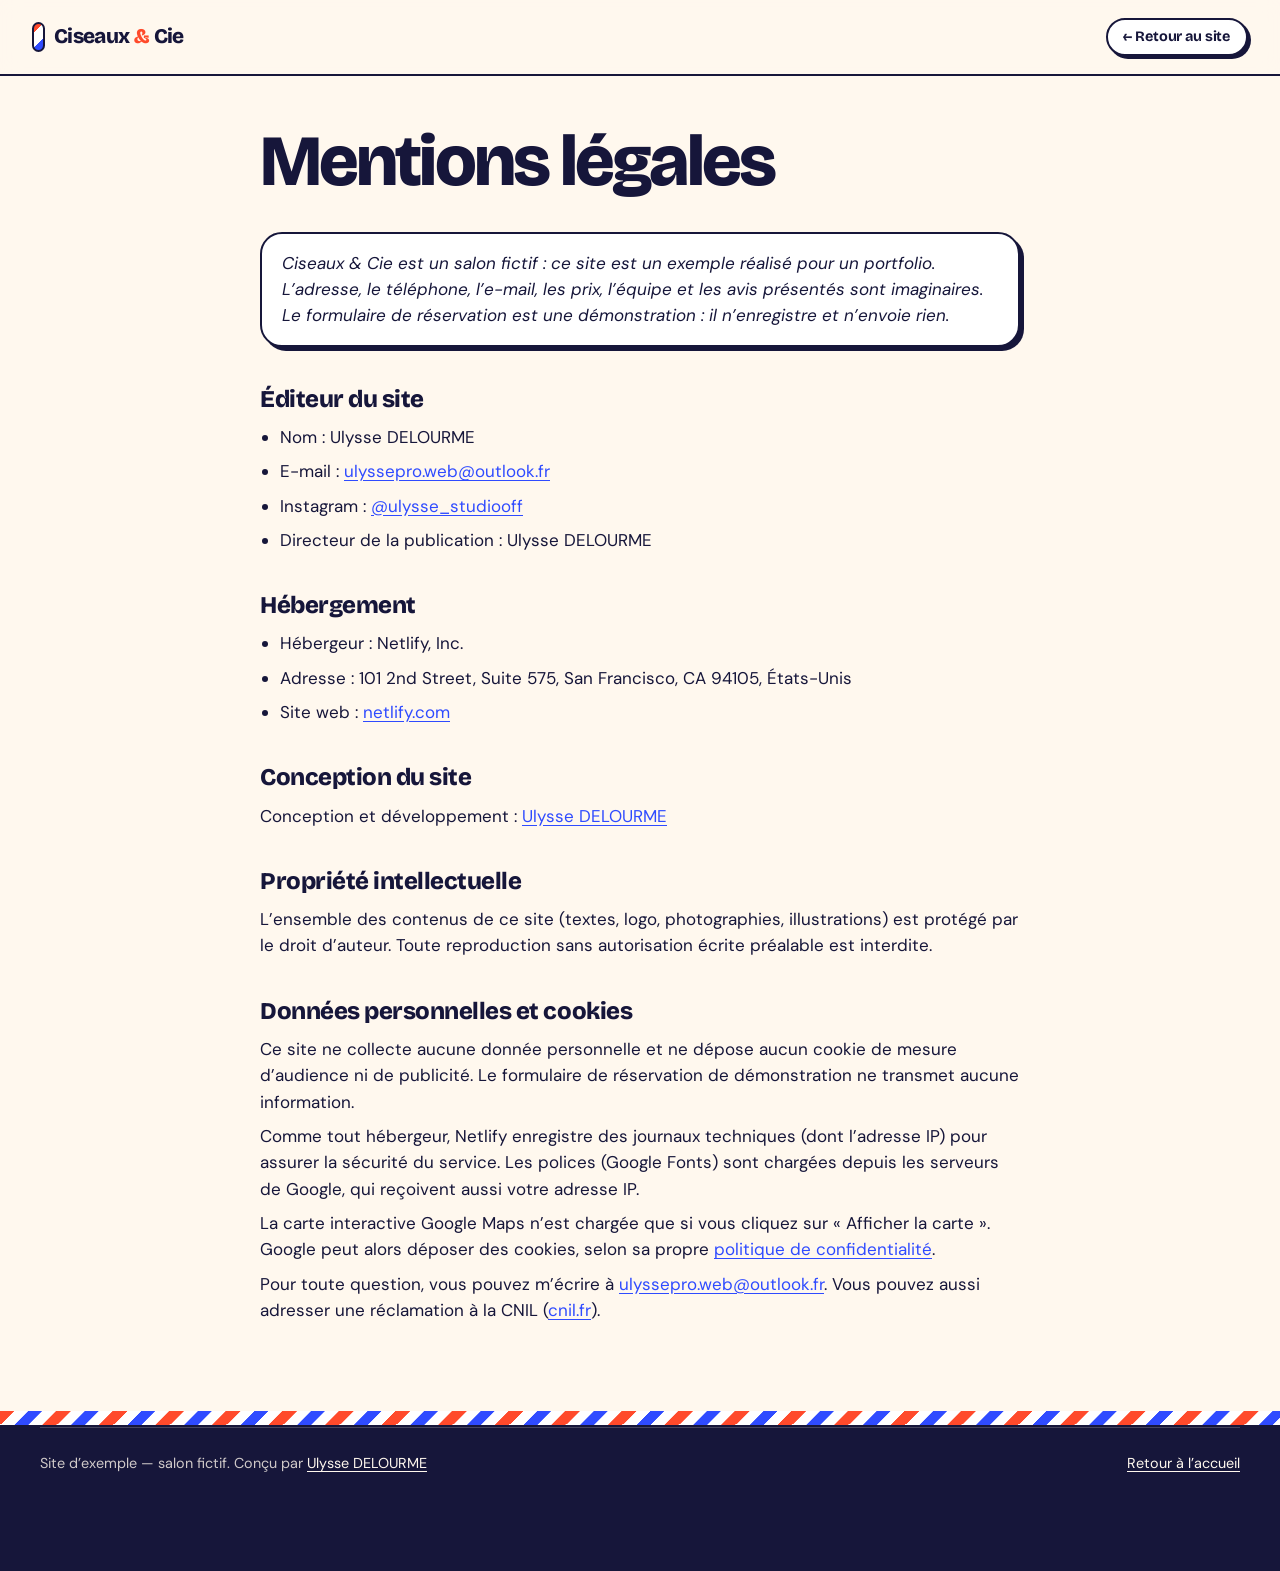
<file: sites/atelier-ciseaux/mentions-legales.html>
<!doctype html>
<html lang="fr">
<head>
  <meta charset="utf-8">
  <meta name="viewport" content="width=device-width, initial-scale=1">
  <title>Mentions légales — Ciseaux &amp; Cie, coiffeur &amp; barbier à Lyon 4e</title>
  <meta name="description" content="Mentions légales du site du salon Ciseaux & Cie, coiffeur mixte et barbier à la Croix-Rousse, Lyon 4e.">
  <meta name="robots" content="noindex, follow">
  <link rel="icon" href="assets/favicon.svg" type="image/svg+xml">
  <link rel="preconnect" href="https://fonts.googleapis.com">
  <link rel="preconnect" href="https://fonts.gstatic.com" crossorigin>
  <link rel="stylesheet" href="https://fonts.googleapis.com/css2?family=Bricolage+Grotesque:opsz,wght@12..96,500..800&family=DM+Sans:opsz,wght@9..40,400..700&display=swap">
  <link rel="stylesheet" href="css/style.css">
  <style>
    body { padding-bottom: 0; }
    .legal { padding: calc(var(--header-h) + 3rem) 0 5rem; }
    .legal .container { max-width: 760px; }
    .legal h1 { font-size: clamp(2.6rem, 10vw, 4.5rem); font-weight: 800; letter-spacing: -.04em; margin-bottom: 2rem; }
    .legal h2 { font-size: 1.5rem; font-weight: 800; margin: 2.5rem 0 .75rem; }
    .legal p, .legal li { margin-bottom: .5rem; }
    .legal ul { list-style: disc; padding-left: 1.25rem; }
    .legal a { color: var(--bleu); text-underline-offset: 3px; }
    .legal__intro { background: var(--blanc); border: var(--bord); border-radius: var(--rayon); padding: 1rem 1.25rem; box-shadow: var(--ombre); }
  </style>
</head>
<body>
  <header class="site-header is-scrolled">
    <a class="logo" href="index.html">
      <span class="logo__pole" aria-hidden="true"></span>
      <span class="logo__text">Ciseaux <span class="logo__amp">&amp;</span> Cie</span>
    </a>
    <a class="btn btn--blanc btn--small" href="index.html">← Retour au site</a>
  </header>

  <!-- ✏️ Version « site d'exemple » : l'éditeur est le créateur du site.
       Pour un vrai site client, l'éditeur devient le commerce (raison sociale, SIRET, siège…). -->
  <main class="legal">
    <div class="container">
      <h1>Mentions légales</h1>
      <p class="legal__intro"><em>Ciseaux &amp; Cie est un salon fictif : ce site est un exemple réalisé pour un portfolio. L’adresse, le téléphone, l’e-mail, les prix, l’équipe et les avis présentés sont imaginaires. Le formulaire de réservation est une démonstration : il n’enregistre et n’envoie rien.</em></p>

      <h2>Éditeur du site</h2>
      <ul>
        <li>Nom : Ulysse DELOURME</li>
        <!-- ✏️ Une fois immatriculé, ajouter ici : <li>Statut et SIRET : micro-entrepreneur, SIRET …</li> -->
        <li>E-mail : <a href="mailto:ulyssepro.web@outlook.fr">ulyssepro.web@outlook.fr</a></li>
        <li>Instagram : <a href="https://www.instagram.com/ulysse_studiooff/" target="_blank" rel="noopener">@ulysse_studiooff</a></li>
        <li>Directeur de la publication : Ulysse DELOURME</li>
      </ul>

      <h2>Hébergement</h2>
      <ul>
        <li>Hébergeur : Netlify, Inc.</li>
        <li>Adresse : 101 2nd Street, Suite 575, San Francisco, CA 94105, États-Unis</li>
        <li>Site web : <a href="https://www.netlify.com" target="_blank" rel="noopener">netlify.com</a></li>
      </ul>

      <h2>Conception du site</h2>
      <p>Conception et développement : <a href="https://www.instagram.com/ulysse_studiooff/" target="_blank" rel="noopener">Ulysse DELOURME</a></p>

      <h2>Propriété intellectuelle</h2>
      <p>L’ensemble des contenus de ce site (textes, logo, photographies, illustrations) est protégé par le droit d’auteur. Toute reproduction sans autorisation écrite préalable est interdite.</p>
      <!-- ✏️ Photos libres (Pexels / Unsplash) : le crédit n'est pas obligatoire, mais tu peux lister ici les photographes. -->

      <h2>Données personnelles et cookies</h2>
      <p>Ce site ne collecte aucune donnée personnelle et ne dépose aucun cookie de mesure d’audience ni de publicité. Le formulaire de réservation de démonstration ne transmet aucune information.</p>
      <p>Comme tout hébergeur, Netlify enregistre des journaux techniques (dont l’adresse IP) pour assurer la sécurité du service. Les polices (Google Fonts) sont chargées depuis les serveurs de Google, qui reçoivent aussi votre adresse IP.</p>
      <p>La carte interactive Google Maps n’est chargée que si vous cliquez sur « Afficher la carte ». Google peut alors déposer des cookies, selon sa propre <a href="https://policies.google.com/privacy?hl=fr" target="_blank" rel="noopener">politique de confidentialité</a>.</p>
      <p>Pour toute question, vous pouvez m’écrire à <a href="mailto:ulyssepro.web@outlook.fr">ulyssepro.web@outlook.fr</a>. Vous pouvez aussi adresser une réclamation à la CNIL (<a href="https://www.cnil.fr" target="_blank" rel="noopener">cnil.fr</a>).</p>
    </div>
  </main>

  <footer class="site-footer">
    <div class="footer__stripes" aria-hidden="true"></div>
    <div class="container footer__bottom">
      <p class="footer__credit">
        Site d’exemple — salon fictif. Conçu par
        <a href="https://www.instagram.com/ulysse_studiooff/" target="_blank" rel="noopener"
           aria-label="Ulysse DELOURME sur Instagram (nouvel onglet)">Ulysse DELOURME</a>
      </p>
      <p><a href="index.html">Retour à l’accueil</a></p>
    </div>
  </footer>
</body>
</html>
</file>
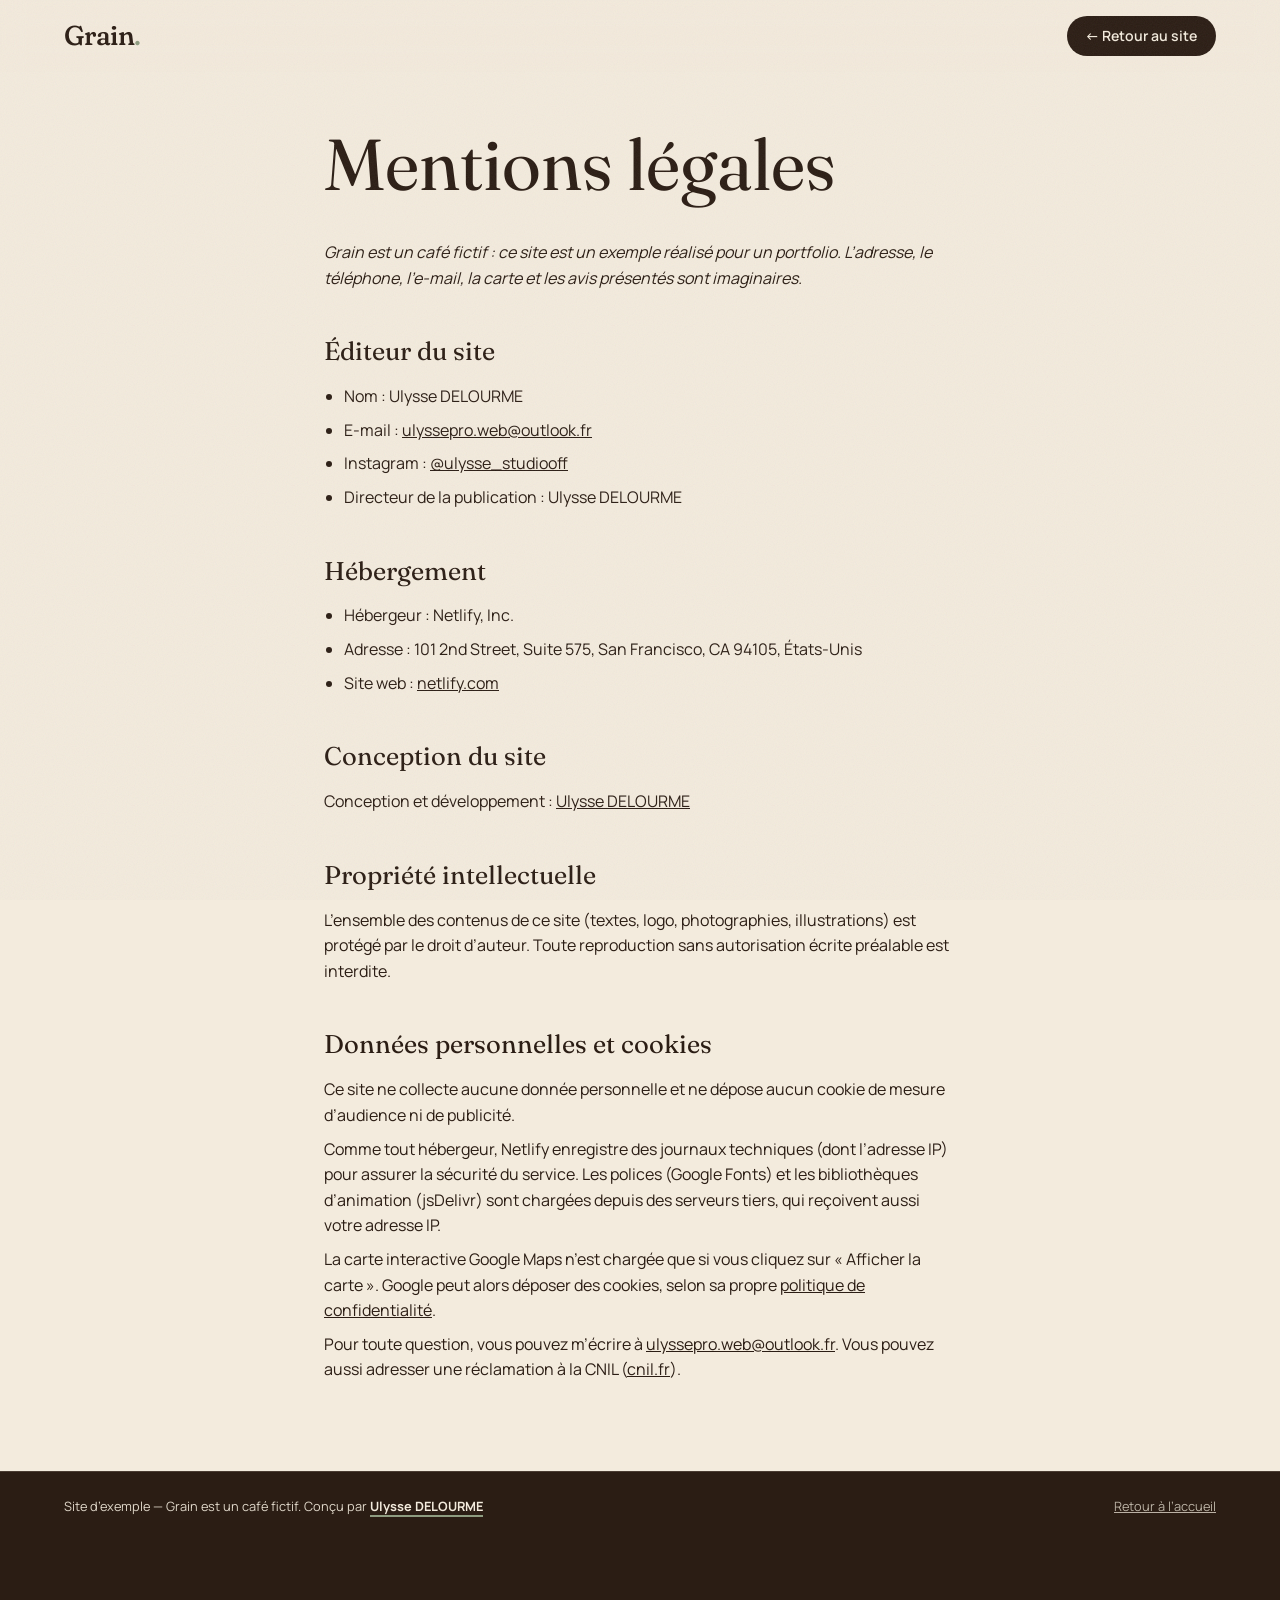
<file: sites/cafe-grain/mentions-legales.html>
<!doctype html>
<html lang="fr">
<head>
  <meta charset="utf-8">
  <meta name="viewport" content="width=device-width, initial-scale=1">
  <title>Mentions légales — Grain, café de spécialité à Lyon</title>
  <meta name="description" content="Mentions légales du site du café Grain, café de spécialité et torréfacteur à Lyon 1er.">
  <meta name="robots" content="noindex, follow">
  <link rel="icon" href="assets/favicon.svg" type="image/svg+xml">
  <link rel="preconnect" href="https://fonts.googleapis.com">
  <link rel="preconnect" href="https://fonts.gstatic.com" crossorigin>
  <link rel="stylesheet" href="https://fonts.googleapis.com/css2?family=Fraunces:ital,opsz,wght,SOFT@0,9..144,300..900,0..100;1,9..144,300..900,0..100&family=Manrope:wght@400..700&display=swap">
  <link rel="stylesheet" href="css/style.css">
  <style>
    .legal { padding: 8rem 0 5rem; }
    .legal .container { max-width: 760px; }
    .legal h1 { font-family: var(--font-titre); font-weight: 400; font-size: clamp(2.6rem, 8vw, 4.5rem); line-height: 1; margin-bottom: 2.5rem; }
    .legal h2 { font-family: var(--font-titre); font-weight: 400; font-size: 1.6rem; margin: 2.5rem 0 .75rem; }
    .legal p, .legal li { margin-bottom: .5rem; }
    .legal ul { list-style: disc; padding-left: 1.25rem; }
    .todo { background: #F6E2B8; padding: 0 .3em; border-radius: 4px; }
    body { padding-bottom: 0; }
    .site-footer { margin-bottom: 0; padding: 0; }
  </style>
</head>
<body>
  <header class="site-header is-solid">
    <a class="logo" href="index.html">Grain<span class="logo__dot">.</span></a>
    <a class="btn btn--small" href="index.html">← Retour au site</a>
  </header>

  <!-- ✏️ Version « site d'exemple » : l'éditeur est le créateur du site.
       Pour un vrai site client, l'éditeur devient le commerce (raison sociale, SIRET, siège…). -->
  <main class="legal">
    <div class="container">
      <h1>Mentions légales</h1>
      <p><em>Grain est un café fictif : ce site est un exemple réalisé pour un portfolio. L’adresse, le téléphone, l’e-mail, la carte et les avis présentés sont imaginaires.</em></p>

      <h2>Éditeur du site</h2>
      <ul>
        <li>Nom : Ulysse DELOURME</li>
        <!-- ✏️ Une fois immatriculé, ajouter ici : <li>Statut et SIRET : micro-entrepreneur, SIRET …</li> -->
        <li>E-mail : <a href="mailto:ulyssepro.web@outlook.fr">ulyssepro.web@outlook.fr</a></li>
        <li>Instagram : <a href="https://www.instagram.com/ulysse_studiooff/" target="_blank" rel="noopener">@ulysse_studiooff</a></li>
        <li>Directeur de la publication : Ulysse DELOURME</li>
      </ul>

      <h2>Hébergement</h2>
      <ul>
        <li>Hébergeur : Netlify, Inc.</li>
        <li>Adresse : 101 2nd Street, Suite 575, San Francisco, CA 94105, États-Unis</li>
        <li>Site web : <a href="https://www.netlify.com" target="_blank" rel="noopener">netlify.com</a></li>
      </ul>

      <h2>Conception du site</h2>
      <p>Conception et développement : <a href="https://www.instagram.com/ulysse_studiooff/" target="_blank" rel="noopener">Ulysse DELOURME</a></p>

      <h2>Propriété intellectuelle</h2>
      <p>L’ensemble des contenus de ce site (textes, logo, photographies, illustrations) est protégé par le droit d’auteur. Toute reproduction sans autorisation écrite préalable est interdite.</p>

      <h2>Données personnelles et cookies</h2>
      <p>Ce site ne collecte aucune donnée personnelle et ne dépose aucun cookie de mesure d’audience ni de publicité.</p>
      <p>Comme tout hébergeur, Netlify enregistre des journaux techniques (dont l’adresse IP) pour assurer la sécurité du service. Les polices (Google Fonts) et les bibliothèques d’animation (jsDelivr) sont chargées depuis des serveurs tiers, qui reçoivent aussi votre adresse IP.</p>
      <p>La carte interactive Google Maps n’est chargée que si vous cliquez sur « Afficher la carte ». Google peut alors déposer des cookies, selon sa propre <a href="https://policies.google.com/privacy?hl=fr" target="_blank" rel="noopener">politique de confidentialité</a>.</p>
      <p>Pour toute question, vous pouvez m’écrire à <a href="mailto:ulyssepro.web@outlook.fr">ulyssepro.web@outlook.fr</a>. Vous pouvez aussi adresser une réclamation à la CNIL (<a href="https://www.cnil.fr" target="_blank" rel="noopener">cnil.fr</a>).</p>
    </div>
  </main>

  <footer class="site-footer">
    <div class="container footer__bottom">
      <p class="footer__credit">
        Site d’exemple — Grain est un café fictif. Conçu par
        <a href="https://www.instagram.com/ulysse_studiooff/" target="_blank" rel="noopener"
           aria-label="Ulysse DELOURME sur Instagram (nouvel onglet)">Ulysse DELOURME</a>
      </p>
      <p><a href="index.html">Retour à l’accueil</a></p>
    </div>
  </footer>
</body>
</html>
</file>
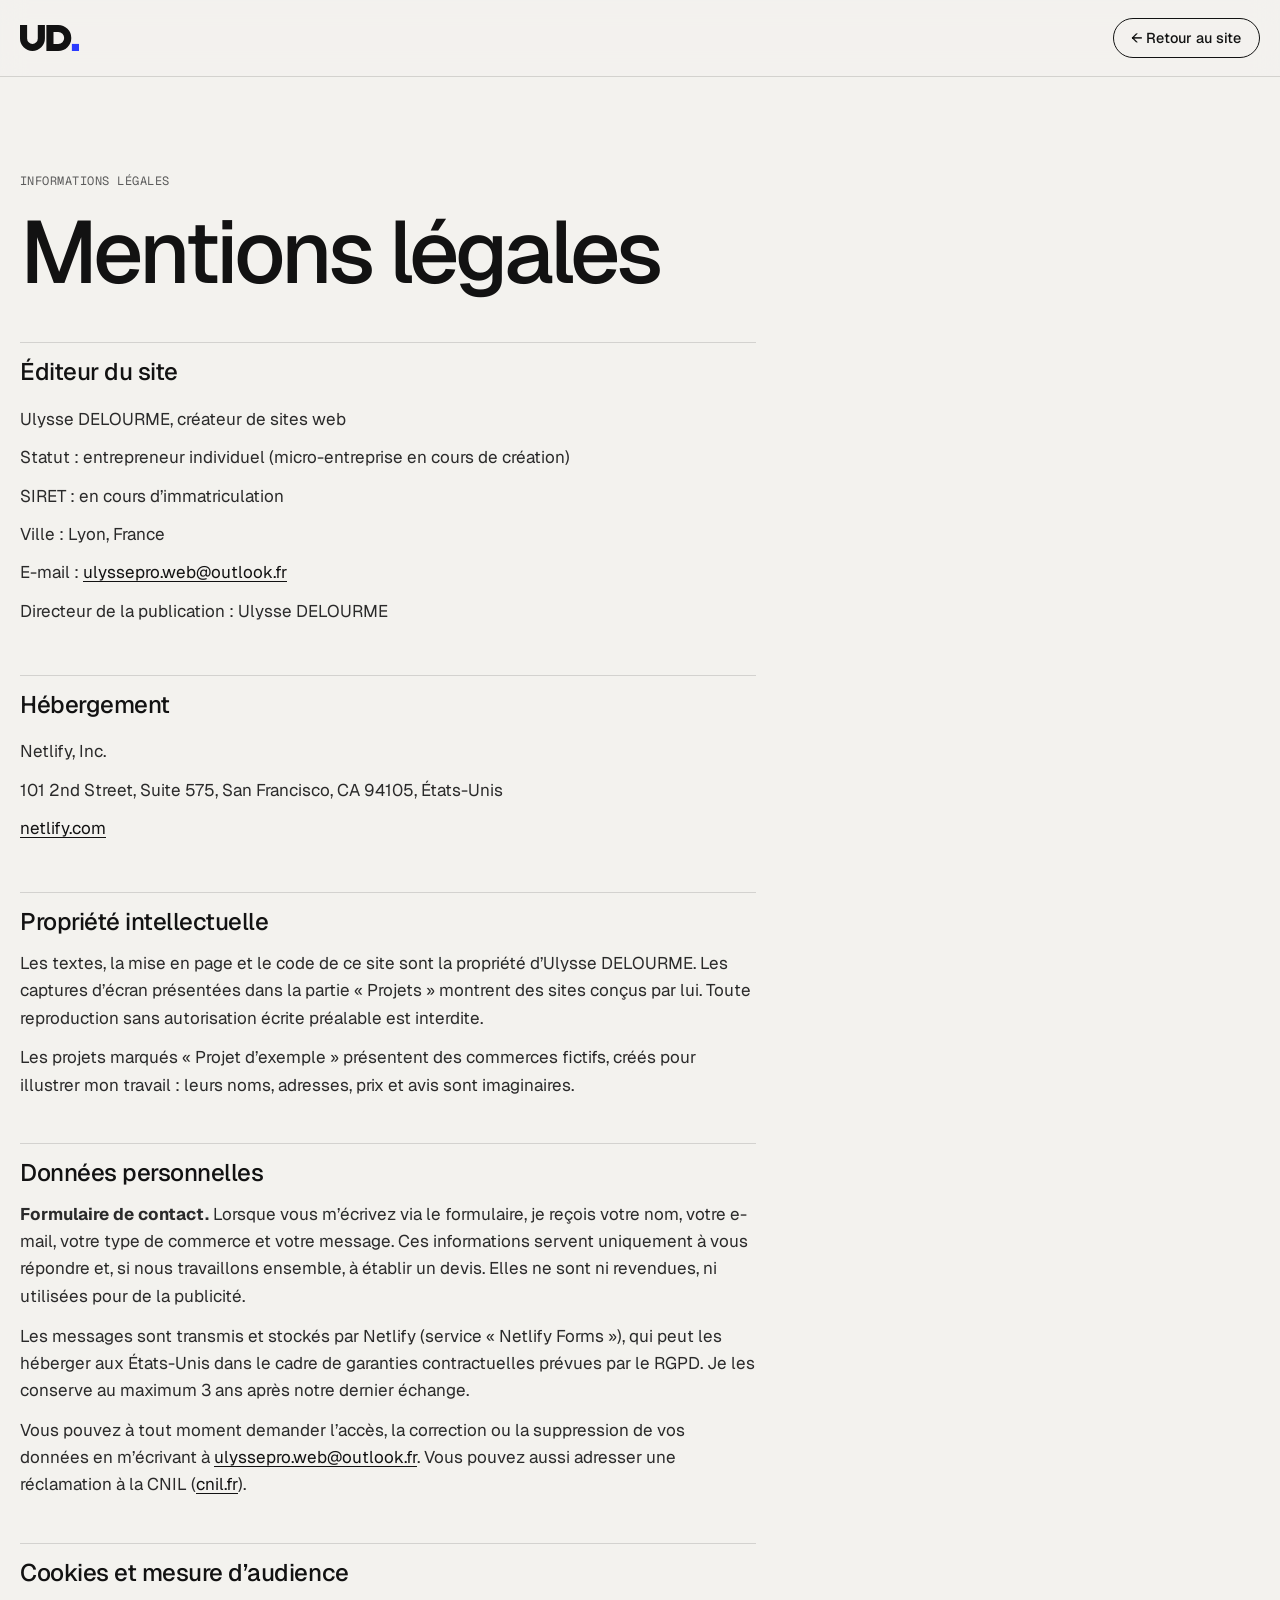
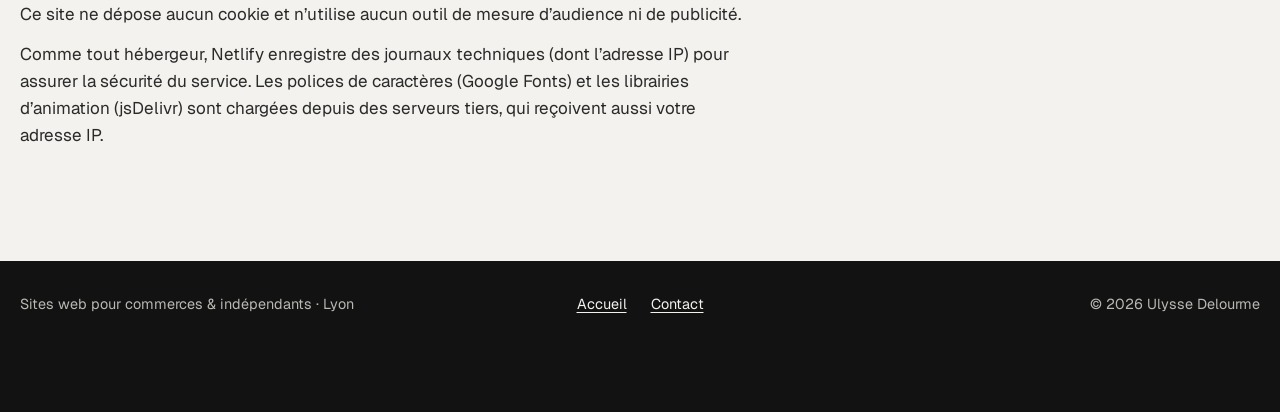
<file: sites/portfolio/mentions-legales.html>
<!doctype html>
<html lang="fr">
<head>
  <meta charset="utf-8">
  <meta name="viewport" content="width=device-width, initial-scale=1">
  <title>Mentions légales — Ulysse Delourme, création de sites web à Lyon</title>
  <meta name="description" content="Mentions légales et politique de confidentialité du site d’Ulysse Delourme, créateur de sites web pour commerces et indépendants à Lyon.">
  <!-- Page utile mais sans intérêt dans les résultats Google : on ne l'indexe pas, on suit les liens. -->
  <meta name="robots" content="noindex, follow">
  <link rel="canonical" href="https://ulysse-delourme.netlify.app/mentions-legales.html">
  <!-- Favicons : SVG (navigateurs récents), PNG 32 px (les autres), icône Apple 180 px (écran d’accueil iPhone) -->
  <link rel="icon" href="assets/favicon.svg" type="image/svg+xml">
  <link rel="icon" href="assets/favicon-32.png" type="image/png" sizes="32x32">
  <link rel="apple-touch-icon" href="assets/apple-touch-icon.png">
  <link rel="preconnect" href="https://fonts.googleapis.com">
  <link rel="preconnect" href="https://fonts.gstatic.com" crossorigin>
  <link rel="stylesheet" href="https://fonts.googleapis.com/css2?family=Geist:wght@300..700&family=Geist+Mono:wght@400..500&display=swap">
  <link rel="stylesheet" href="css/style.css">
  <style>
    .legal { padding: clamp(3rem, 8vw, 6rem) 0 clamp(4rem, 10vw, 7rem); }
    .legal h1 { font-size: clamp(2.6rem, 1.2rem + 6vw, 5.5rem); letter-spacing: -.045em; margin: 1rem 0 2.5rem; }
    .legal__contenu { max-width: 46rem; }
    .legal h2 { font-size: 1.5rem; letter-spacing: -.02em; margin: 2.75rem 0 1rem; padding-top: 1rem; border-top: 1px solid var(--ligne); }
    .legal p + p { margin-top: .8rem; }
    .legal ul li { padding: .35rem 0; }
    .legal a { color: var(--encre); text-underline-offset: 3px; }
    .legal a:hover { color: var(--accent); }
    .legal h2[id] { scroll-margin-top: calc(var(--entete-h) + 1rem); }
  </style>
</head>
<body>
  <header class="entete est-defile">
    <div class="conteneur entete__inner">
      <a class="logo" href="index.html"><img src="assets/logo.svg" width="398" height="176" alt="Ulysse Delourme, accueil"></a>
      <a class="btn btn--contour btn--petit" href="index.html">← Retour au site</a>
    </div>
  </header>

  <main class="legal">
    <div class="conteneur">
      <p class="mono">Informations légales</p>
      <h1>Mentions légales</h1>

      <div class="legal__contenu">
        <h2>Éditeur du site</h2>
        <ul>
          <li>Ulysse DELOURME, créateur de sites web</li>
          <!-- ===========================================================
               ✏️ À METTRE À JOUR À LA CRÉATION DE TA MICRO-ENTREPRISE :
               - remplace « en cours d'immatriculation » par ton numéro SIRET
                 (14 chiffres) ;
               - ajoute ton adresse professionnelle (ou celle de ta domiciliation) :
                 <li>Adresse : …, 690.. Lyon</li>
               - si tu n'es pas assujetti à la TVA, tu peux ajouter :
                 <li>TVA non applicable, art. 293 B du CGI</li>
               =========================================================== -->
          <li>Statut : entrepreneur individuel (micro-entreprise en cours de création)</li>
          <li>SIRET : en cours d’immatriculation</li>
          <li>Ville : Lyon, France</li>
          <li>E-mail : <a href="mailto:ulyssepro.web@outlook.fr">ulyssepro.web@outlook.fr</a></li>
          <li>Directeur de la publication : Ulysse DELOURME</li>
        </ul>

        <h2>Hébergement</h2>
        <ul>
          <li>Netlify, Inc.</li>
          <li>101 2nd Street, Suite 575, San Francisco, CA 94105, États-Unis</li>
          <li><a href="https://www.netlify.com" target="_blank" rel="noopener">netlify.com</a></li>
        </ul>

        <h2>Propriété intellectuelle</h2>
        <p>Les textes, la mise en page et le code de ce site sont la propriété d’Ulysse DELOURME. Les captures d’écran présentées dans la partie « Projets » montrent des sites conçus par lui. Toute reproduction sans autorisation écrite préalable est interdite.</p>
        <p>Les projets marqués « Projet d’exemple » présentent des commerces fictifs, créés pour illustrer mon travail : leurs noms, adresses, prix et avis sont imaginaires.</p>

        <h2 id="donnees">Données personnelles</h2>
        <p><strong>Formulaire de contact.</strong> Lorsque vous m’écrivez via le formulaire, je reçois votre nom, votre e-mail, votre type de commerce et votre message. Ces informations servent uniquement à vous répondre et, si nous travaillons ensemble, à établir un devis. Elles ne sont ni revendues, ni utilisées pour de la publicité.</p>
        <p>Les messages sont transmis et stockés par Netlify (service « Netlify Forms »), qui peut les héberger aux États-Unis dans le cadre de garanties contractuelles prévues par le RGPD. Je les conserve au maximum 3 ans après notre dernier échange.</p>
        <p>Vous pouvez à tout moment demander l’accès, la correction ou la suppression de vos données en m’écrivant à <a href="mailto:ulyssepro.web@outlook.fr">ulyssepro.web@outlook.fr</a>. Vous pouvez aussi adresser une réclamation à la CNIL (<a href="https://www.cnil.fr" target="_blank" rel="noopener">cnil.fr</a>).</p>

        <h2>Cookies et mesure d’audience</h2>
        <p>Ce site ne dépose aucun cookie et n’utilise aucun outil de mesure d’audience ni de publicité.</p>
        <p>Comme tout hébergeur, Netlify enregistre des journaux techniques (dont l’adresse IP) pour assurer la sécurité du service. Les polices de caractères (Google Fonts) et les librairies d’animation (jsDelivr) sont chargées depuis des serveurs tiers, qui reçoivent aussi votre adresse IP.</p>
      </div>
    </div>
  </main>

  <footer class="pied">
    <div class="conteneur">
      <div class="pied__bas">
        <p>Sites web pour commerces &amp; indépendants · Lyon</p>
        <ul class="pied__liens">
          <li><a href="index.html">Accueil</a></li>
          <li><a href="index.html#contact">Contact</a></li>
        </ul>
        <p>© <span data-annee>2026</span> Ulysse Delourme</p>
      </div>
    </div>
  </footer>
  <script>document.querySelectorAll('[data-annee]').forEach(function (el) { el.textContent = new Date().getFullYear(); });</script>
</body>
</html>
</file>
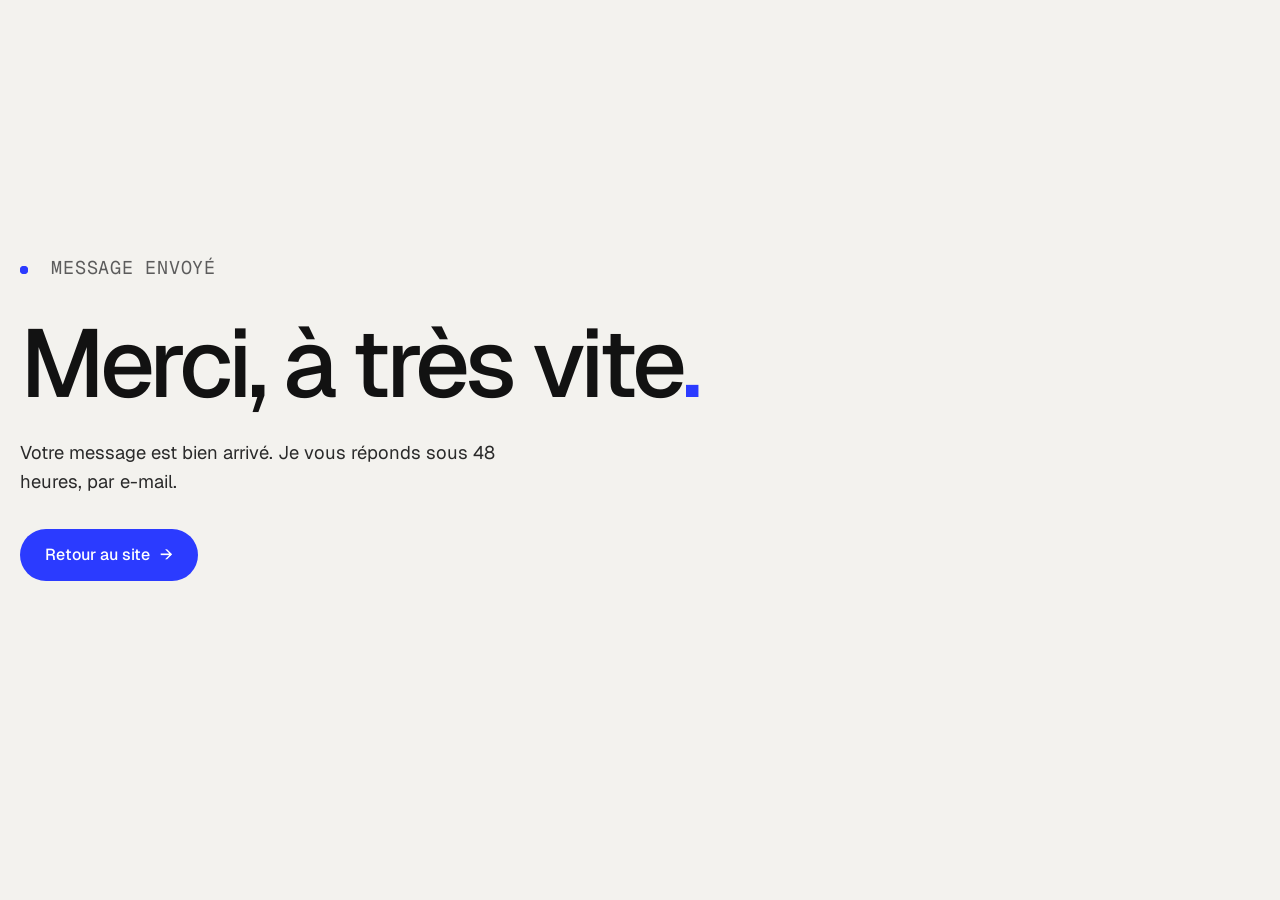
<file: sites/portfolio/merci.html>
<!doctype html>
<html lang="fr">
<head>
  <meta charset="utf-8">
  <meta name="viewport" content="width=device-width, initial-scale=1">
  <!-- Page affichée après l'envoi du formulaire quand JavaScript est désactivé. -->
  <title>Message envoyé — Ulysse Delourme</title>
  <meta name="robots" content="noindex, nofollow">
  <!-- Favicons : SVG (navigateurs récents), PNG 32 px (les autres), icône Apple 180 px (écran d’accueil iPhone) -->
  <link rel="icon" href="assets/favicon.svg" type="image/svg+xml">
  <link rel="icon" href="assets/favicon-32.png" type="image/png" sizes="32x32">
  <link rel="apple-touch-icon" href="assets/apple-touch-icon.png">
  <link rel="preconnect" href="https://fonts.googleapis.com">
  <link rel="preconnect" href="https://fonts.gstatic.com" crossorigin>
  <link rel="stylesheet" href="https://fonts.googleapis.com/css2?family=Geist:wght@300..700&family=Geist+Mono:wght@400..500&display=swap">
  <link rel="stylesheet" href="css/style.css">
  <style>
    .merci { min-height: 100svh; display: grid; align-content: center; padding: 4rem 0 calc(4rem + var(--badge-space)); }
    .merci h1 { font-size: clamp(2.6rem, 1.2rem + 6vw, 6rem); letter-spacing: -.045em; margin: 1rem 0 1.5rem; }
    .merci p { max-width: 40ch; font-size: 1.15rem; margin-bottom: 2rem; }
  </style>
</head>
<body>
  <main class="merci">
    <div class="conteneur">
      <p class="mono"><span class="pastille" aria-hidden="true"></span>&nbsp; Message envoyé</p>
      <h1>Merci, à très vite<span class="accent">.</span></h1>
      <p>Votre message est bien arrivé. Je vous réponds sous 48 heures, par e-mail.</p>
      <a class="btn btn--plein" href="index.html">Retour au site <span class="btn__fleche" aria-hidden="true">→</span></a>
    </div>
  </main>
</body>
</html>
</file>
<file: sites/atelier-ciseaux/css/style.css>
/* ==========================================================================
   CISEAUX & CIE — style.css
   Approche mobile-first : les styles de base visent le téléphone (375 px),
   les @media (min-width: …) ajoutent la mise en page des grands écrans.

   Sommaire
   1. Variables (palette, typo, formes)
   2. Base
   3. Boutons, puces, utilitaires
   4. En-tête et menu
   5. Hero + bandeau défilant
   6. Sections communes
   7. Prestations (onglets)
   8. Équipe
   9. Réalisations (comparateur)
   10. Avis
   11. Infos pratiques
   12. Footer + barre d'action mobile
   13. Fenêtre de réservation
   14. Photos manquantes (placeholders)
   15. Animations (apparitions, keyframes, reduced motion)
   16. Grands écrans
   ========================================================================== */

/* 1. VARIABLES ============================================================= */
:root {
  --creme: #FFF8EE;
  --blanc: #FFFFFF;
  --encre: #16163A;         /* texte principal (bleu nuit, plus doux que le noir) */
  --encre-douce: #4A4A6A;   /* texte secondaire, contraste 8:1 sur crème */
  --bleu: #2F4BFF;          /* couleur d'action : Réserver, liens, éléments actifs */
  --bleu-fonce: #1F35D6;
  --bleu-pale: #E6EAFF;
  --vermillon: #FF4A2B;     /* accent : stickers, formes. Jamais de texte blanc dessus */
  --vermillon-pale: #FFE3DB;
  --vert: #138A43;          /* uniquement pour le point « ouvert » */

  --font-titre: 'Bricolage Grotesque', system-ui, sans-serif;
  --font-texte: 'DM Sans', system-ui, sans-serif;

  --bord: 2.5px solid var(--encre);
  --ombre: 4px 4px 0 var(--encre);          /* ombre « dure » : le côté sticker/BD */
  --ombre-lg: 7px 7px 0 var(--encre);
  --rayon: 22px;
  --rayon-lg: 32px;

  --ressort: cubic-bezier(.34, 1.56, .64, 1); /* courbe qui dépasse un peu : effet rebond */
  --doux: cubic-bezier(.22, 1, .36, 1);

  --header-h: 64px;
  /* Place réservée en bas d'écran pour le badge « Powered by Netlify » (en bas à droite,
     au-dessus de tout). ✏️ Mettre 0px si le site passe sur un plan ou un hébergeur sans badge. */
  --badge-space: 64px;
  --gouttiere: 20px;

  /* Rayures du poteau de barbier (réutilisées à plusieurs endroits) */
  --rayures: repeating-linear-gradient(-45deg,
    var(--vermillon) 0 10px, var(--blanc) 10px 20px,
    var(--bleu) 20px 30px, var(--blanc) 30px 40px);
  --rayures-periode: 56.57px; /* 40px × √2 : décalage vertical pour boucler sans à-coup */
}

/* 2. BASE ================================================================== */
*, *::before, *::after { box-sizing: border-box; }
* { margin: 0; }
[hidden] { display: none !important; }

html {
  -webkit-text-size-adjust: 100%;
  scroll-padding-top: calc(var(--header-h) + 12px); /* les ancres ne passent pas sous l'en-tête */
}
@media (prefers-reduced-motion: no-preference) { html { scroll-behavior: smooth; } }
html:has(.booking[open]), html.menu-open { overflow: hidden; } /* bloque le scroll derrière */

body {
  font-family: var(--font-texte);
  font-size: 1.0625rem;
  line-height: 1.55;
  color: var(--encre);
  background: var(--creme);
}
/* Le bandeau incliné dépasse sur les côtés : on le coupe au niveau de <main>.
   (Sur <body>, la règle serait transmise à la fenêtre et n'empêcherait pas
   un téléphone d'élargir la page.) « clip » ne crée pas de zone de défilement :
   les éléments « sticky » continuent de fonctionner. */
main { overflow-x: clip; }

img, svg { display: block; max-width: 100%; }
img { height: auto; }
a { color: inherit; }
button { font: inherit; color: inherit; }
ul, ol { list-style: none; padding: 0; }
h1, h2, h3, h4 { font-family: var(--font-titre); line-height: 1.05; letter-spacing: -.02em; }

:focus-visible { outline: 3px solid var(--bleu); outline-offset: 3px; border-radius: 6px; }

.container { width: min(1200px, 100% - 2 * var(--gouttiere)); margin-inline: auto; }

.sprite { position: absolute; width: 0; height: 0; overflow: hidden; }
.icon { width: 1.15em; height: 1.15em; flex-shrink: 0; }

.visually-hidden {
  position: absolute !important; width: 1px; height: 1px; padding: 0; margin: -1px;
  overflow: hidden; clip: rect(0 0 0 0); white-space: nowrap; border: 0;
}
.skip-link {
  position: fixed; top: 10px; left: 10px; z-index: 100;
  background: var(--encre); color: var(--creme); padding: .7em 1em; border-radius: 999px;
  translate: 0 -200%; transition: translate .2s;
}
.skip-link:focus { translate: 0 0; }

/* 3. BOUTONS, PUCES ======================================================== */
.btn {
  display: inline-flex; align-items: center; justify-content: center; gap: .5em;
  font: 700 1rem/1 var(--font-titre);
  letter-spacing: -.01em;
  padding: .9em 1.35em;
  border: var(--bord);
  border-radius: 999px;
  box-shadow: 3px 3px 0 var(--encre);
  text-decoration: none;
  white-space: nowrap;
  cursor: pointer;
  transition: translate .25s var(--ressort), box-shadow .25s var(--ressort), background-color .2s;
}
/* Micro-interaction : le bouton se soulève au survol et s'enfonce au clic */
.btn:hover { translate: -2px -2px; box-shadow: 5px 5px 0 var(--encre); }
.btn:active { translate: 3px 3px; box-shadow: 0 0 0 var(--encre); transition-duration: .08s; }

.btn--bleu { background: var(--bleu); color: var(--blanc); }
.btn--bleu:hover { background: var(--bleu-fonce); }
.btn--blanc { background: var(--blanc); color: var(--encre); }
.btn--vermillon { background: var(--vermillon); color: var(--encre); }
.btn--small { font-size: .9rem; padding: .7em 1.1em; }
.btn--big { font-size: 1.1rem; padding: 1em 1.6em; }
.btn--full { width: 100%; }
.btn[disabled] { opacity: .45; cursor: not-allowed; translate: none; box-shadow: 3px 3px 0 var(--encre); }

/* Les ciseaux font « clic-clac » au survol : la variable --snip fait pivoter
   les deux lames (voir le symbole #i-ciseaux dans index.html).
   @property permet au navigateur d'animer une variable CSS. */
@property --snip { syntax: '<angle>'; inherits: true; initial-value: 0deg; }
.btn:hover .icon--ciseaux, .badge-spin:hover .icon--ciseaux { animation: snip .5s ease-in-out 2; }
@keyframes snip { 50% { --snip: -30deg; } }

.chip {
  display: inline-flex; align-items: center; gap: .45em;
  font-size: .875rem; font-weight: 600;
  padding: .45em .85em;
  background: var(--blanc);
  border: 2px solid var(--encre);
  border-radius: 999px;
}
.icon--star { color: var(--vermillon); }
.status-dot { width: .6em; height: .6em; border-radius: 50%; background: var(--encre-douce); }
.chip--status.is-open .status-dot { background: var(--vert); box-shadow: 0 0 0 0 rgba(19, 138, 67, .5); animation: pulse 2s infinite; }
.chip--status.is-closed .status-dot { background: var(--vermillon); }
.chip--big { font-size: 1rem; padding: .55em 1em; }

.sticker {
  font: 700 .95rem/1.15 var(--font-titre);
  background: var(--blanc);
  border: var(--bord);
  border-radius: 16px;
  padding: .55em .8em;
  box-shadow: var(--ombre);
}

/* 4. EN-TÊTE ET MENU ======================================================= */
.site-header {
  position: fixed; inset: 0 0 auto; z-index: 50;
  height: var(--header-h);
  display: flex; align-items: center; justify-content: space-between; gap: 1rem;
  padding-inline: var(--gouttiere);
  border-bottom: 2px solid transparent;
  transition: border-color .3s;
}
/* Le flou est porté par un pseudo-élément : un backdrop-filter sur l'en-tête
   lui-même « enfermerait » le menu plein écran (position: fixed) dans l'en-tête. */
.site-header::before {
  content: ''; position: absolute; inset: 0; z-index: -1;
  background: rgba(255, 248, 238, .88);
  backdrop-filter: blur(10px);
  -webkit-backdrop-filter: blur(10px);
  transition: opacity .3s;
}
.site-header.is-scrolled { border-bottom-color: var(--encre); }

.logo { display: flex; align-items: center; gap: .55rem; text-decoration: none; position: relative; z-index: 2; }
.logo__text { font: 800 1.3rem/1 var(--font-titre); letter-spacing: -.03em; }
.logo__amp { color: var(--vermillon); }
.logo__pole {
  width: 13px; height: 30px; border-radius: 999px; border: 2px solid var(--encre);
  background: var(--rayures); background-size: 100% var(--rayures-periode);
  animation: pole 2.4s linear infinite;
}

.site-header__actions { display: flex; align-items: center; gap: .6rem; position: relative; z-index: 2; }
.header__book { display: none; } /* mobile : c'est la barre du bas qui porte « Réserver » */

.burger {
  width: 46px; height: 46px; border-radius: 50%;
  border: var(--bord); background: var(--blanc); box-shadow: 2px 2px 0 var(--encre);
  display: grid; place-items: center; cursor: pointer;
}
.burger__lines, .burger__lines::before, .burger__lines::after {
  display: block; width: 18px; height: 2.5px; border-radius: 2px; background: var(--encre);
  transition: transform .35s var(--ressort), background-color .2s;
}
.burger__lines { position: relative; }
.burger__lines::before, .burger__lines::after { content: ''; position: absolute; left: 0; }
.burger__lines::before { transform: translateY(-6px); }
.burger__lines::after { transform: translateY(6px); }
.burger[aria-expanded='true'] .burger__lines { background: transparent; }
.burger[aria-expanded='true'] .burger__lines::before { transform: rotate(45deg); }
.burger[aria-expanded='true'] .burger__lines::after { transform: rotate(-45deg); }

/* Menu mobile : panneau plein écran bleu */
.nav {
  position: fixed; inset: 0; z-index: 1;
  padding: calc(var(--header-h) + 2rem) var(--gouttiere) 2rem;
  background: var(--bleu); color: var(--blanc);
  display: flex; flex-direction: column; justify-content: space-between;
  visibility: hidden; opacity: 0;
  clip-path: circle(0 at calc(100% - 43px) 32px);
  transition: clip-path .6s var(--doux), opacity .3s, visibility 0s .6s;
}
.nav.is-open { visibility: visible; opacity: 1; clip-path: circle(150% at calc(100% - 43px) 32px); transition: clip-path .7s var(--doux), opacity .2s; }
.menu-open .site-header { border-bottom-color: transparent; }
.menu-open .site-header::before { opacity: 0; }
.menu-open .burger { border-color: var(--encre); }
.menu-open .logo { color: var(--blanc); }
.nav__list a {
  display: block; padding: .15em 0;
  font: 800 clamp(2.4rem, 11vw, 3.4rem)/1.1 var(--font-titre); letter-spacing: -.03em;
  text-decoration: none;
}
.nav.is-open .nav__list li { animation: pop .6s var(--ressort) both; }
.nav.is-open .nav__list li:nth-child(2) { animation-delay: .05s; }
.nav.is-open .nav__list li:nth-child(3) { animation-delay: .1s; }
.nav.is-open .nav__list li:nth-child(4) { animation-delay: .15s; }
.nav.is-open .nav__list li:nth-child(5) { animation-delay: .2s; }
.nav__tel { display: inline-flex; align-items: center; gap: .5em; font: 700 1.25rem var(--font-titre); text-decoration: none; }

/* 5. HERO ================================================================== */
.hero { padding: calc(var(--header-h) + 1.75rem) 0 3.5rem; }
.hero__grid { display: grid; gap: 2.75rem; }

.hero__kicker {
  display: inline-flex; align-items: center; gap: .55em;
  font: 700 .85rem/1 var(--font-titre); letter-spacing: .06em; text-transform: uppercase;
  margin-bottom: 1.1rem;
}
.dot { width: .65em; height: .65em; border-radius: 50%; background: var(--vermillon); border: 2px solid var(--encre); }

.hero__title {
  font-size: clamp(3.1rem, 14.5vw, 7.4rem);
  font-weight: 800;
  line-height: .98;
  letter-spacing: -.045em;
  margin-bottom: 1.5rem;
}
.hero__title .line { display: block; }
.word { display: inline-block; position: relative; }
.word--pill {
  margin-top: .12em;
  padding: 0 .22em .06em;
  background: var(--bleu); color: var(--blanc);
  border: 3px solid var(--encre); border-radius: 999px;
  box-shadow: 5px 5px 0 var(--encre);
  rotate: -3deg;
  transition: rotate .4s var(--ressort);
}
.word--pill:hover { rotate: 2deg; }
.squiggle {
  position: absolute; left: 0; right: .25em; bottom: -.12em;
  width: calc(100% - .25em); height: .22em;
  overflow: visible;
}
.squiggle path { fill: none; stroke: var(--vermillon); stroke-width: 7; stroke-linecap: round; stroke-dasharray: 1; stroke-dashoffset: 0; }

.hero__lead { font-size: 1.125rem; max-width: 34ch; color: var(--encre-douce); margin-bottom: 1.75rem; }
.hero__actions { display: flex; flex-wrap: wrap; gap: .75rem; margin-bottom: 1.5rem; }
.hero__actions .btn { flex: 1 1 140px; }
.hero__chips { display: flex; flex-wrap: wrap; gap: .5rem; }

/* Composition photo : arche + rond + poteau + badge + sticker */
.hero__visual { position: relative; aspect-ratio: 1 / 1.08; max-width: 560px; width: 100%; margin-inline: auto; }
.hero__photo {
  position: absolute; right: 0; top: 0;
  width: 76%; aspect-ratio: 4 / 5;
  border: var(--bord); border-radius: 999px 999px var(--rayon-lg) var(--rayon-lg);
  overflow: hidden; box-shadow: var(--ombre-lg);
  background: var(--bleu-pale);
}
.hero__photo img, .hero__photo-mini img { width: 100%; height: 100%; object-fit: cover; }
.hero__photo-mini {
  position: absolute; left: 0; bottom: 0;
  width: 40%; aspect-ratio: 1;
  border: var(--bord); border-radius: 50%; overflow: hidden;
  box-shadow: var(--ombre); background: var(--vermillon-pale);
}
.pole {
  border: var(--bord); border-radius: 999px;
  background: var(--rayures); background-size: 100% var(--rayures-periode);
  animation: pole 2.4s linear infinite;
}
.pole--hero { position: absolute; left: 6%; top: 6%; width: 40px; height: 44%; box-shadow: var(--ombre); }
.badge-spin {
  position: absolute; right: -4px; top: -18px;
  width: 104px; aspect-ratio: 1; border-radius: 50%;
  background: var(--vermillon); border: var(--bord); box-shadow: var(--ombre);
  display: grid; place-items: center;
}
.badge-spin > svg:first-child { position: absolute; inset: 0; width: 100%; height: 100%; animation: spin 16s linear infinite; }
.badge-spin text { font: 700 11px var(--font-titre); fill: var(--encre); letter-spacing: 1px; }
.badge-spin__icon { width: 30px; height: 30px; color: var(--encre); }
.sticker--hero { position: absolute; right: 2%; bottom: 7%; max-width: 150px; rotate: 6deg; }

/* Bandeau défilant */
.marquee {
  background: var(--vermillon);
  border-block: var(--bord);
  rotate: -1.5deg;
  margin: 0 -10px;
  overflow: hidden;
  padding: .8rem 0;
}
.marquee__track {
  display: flex; align-items: center; gap: 1.25rem; width: max-content;
  padding-right: 1.25rem; /* = gap : la boucle tombe pile */
  font: 800 1.35rem/1 var(--font-titre); letter-spacing: -.02em; text-transform: uppercase;
  animation: marquee 30s linear infinite;
}

/* 6. SECTIONS COMMUNES ===================================================== */
.section { padding: 5rem 0; }
.section__head { margin-bottom: 2.25rem; max-width: 720px; }
.eyebrow {
  display: inline-flex; align-items: center; gap: .5em;
  font: 700 .8rem/1 var(--font-titre); letter-spacing: .08em; text-transform: uppercase;
  padding: .5em .9em; border: 2px solid var(--encre); border-radius: 999px; background: var(--blanc);
  margin-bottom: 1rem;
}
.eyebrow::before { content: ''; width: .6em; height: .6em; border-radius: 50%; background: var(--vermillon); }
.title { font-size: clamp(2.25rem, 9vw, 4.4rem); font-weight: 800; letter-spacing: -.035em; }
.section__lead { margin-top: 1rem; color: var(--encre-douce); max-width: 52ch; }

/* Surlignage façon feutre : se dessine quand le titre apparaît */
.mark {
  background: linear-gradient(var(--vermillon), var(--vermillon)) no-repeat 0 88% / 100% .3em;
  padding-inline: .04em;
}
.mark--bleu { color: var(--bleu); background-image: linear-gradient(var(--vermillon-pale), var(--vermillon-pale)); background-size: 100% .42em; }

/* 7. PRESTATIONS =========================================================== */
.tabs__list {
  display: flex; gap: .55rem;
  overflow-x: auto; scrollbar-width: none;
  margin: 0 calc(-1 * var(--gouttiere)) 1.5rem; padding: .25rem var(--gouttiere) .6rem;
  scroll-snap-type: x proximity;
}
.tabs__list::-webkit-scrollbar { display: none; }
.tab {
  display: inline-flex; align-items: center; gap: .45em; flex-shrink: 0;
  font: 700 1rem/1 var(--font-titre);
  padding: .75em 1.15em;
  border: var(--bord); border-radius: 999px; background: var(--blanc);
  cursor: pointer; scroll-snap-align: start;
  transition: translate .25s var(--ressort), box-shadow .25s var(--ressort), background-color .2s, color .2s;
}
.tab:hover { translate: 0 -3px; box-shadow: 0 3px 0 var(--encre); }
.tab[aria-selected='true'], .tab[aria-pressed='true'] { background: var(--encre); color: var(--creme); box-shadow: 3px 3px 0 var(--vermillon); translate: none; }
.tab--small { font-size: .9rem; padding: .6em 1em; }

.panel { display: grid; gap: 1rem; }
.panel__intro {
  position: relative; overflow: hidden;
  border: var(--bord); border-radius: var(--rayon-lg); padding: 1.5rem;
  box-shadow: var(--ombre);
}
.panel__intro--bleu { background: var(--bleu); color: var(--blanc); }
.panel__intro--vermillon { background: var(--vermillon); color: var(--encre); }
.panel__intro {
  display: grid; grid-template-columns: auto 1fr; column-gap: 1rem; align-items: center;
  padding: 1.1rem 1.25rem;
}
.panel__intro h3 { font-size: 1.9rem; font-weight: 800; }
.panel__intro p { grid-column: 1 / -1; max-width: 40ch; margin-top: .6rem; font-size: .98rem; }
.panel__icon {
  width: 54px; height: 54px; padding: 10px;
  background: var(--creme); color: var(--encre);
  border: var(--bord); border-radius: 50%;
  rotate: -8deg;
}
.panel:not([hidden]) .panel__icon { animation: wiggle .8s var(--ressort) .15s both; }

.services {
  background: var(--blanc); border: var(--bord); border-radius: var(--rayon-lg);
  padding: .4rem 1.1rem; box-shadow: var(--ombre);
}
.service {
  display: grid;
  grid-template-columns: 1fr auto auto;
  grid-template-areas: "info price add" "time price add";
  column-gap: .75rem; row-gap: .3rem; align-items: center;
  padding: 1rem 0;
  border-bottom: 2px dashed rgba(22, 22, 58, .18);
}
.service:last-child { border-bottom: 0; }
.panel:not([hidden]) .service { animation: row-in .55s var(--ressort) both; }
.panel:not([hidden]) .service:nth-child(2) { animation-delay: .05s; }
.panel:not([hidden]) .service:nth-child(3) { animation-delay: .1s; }
.panel:not([hidden]) .service:nth-child(4) { animation-delay: .15s; }
.panel:not([hidden]) .service:nth-child(5) { animation-delay: .2s; }
.panel:not([hidden]) .service:nth-child(6) { animation-delay: .25s; }
.service__info { grid-area: info; }
.service__name { font-size: 1.08rem; font-weight: 700; letter-spacing: -.01em; line-height: 1.2; }
.service__desc { font-size: .9rem; color: var(--encre-douce); }
.service__time {
  grid-area: time; justify-self: start;
  font-size: .8rem; font-weight: 700; padding: .25em .65em; border-radius: 999px; background: var(--bleu-pale);
}
.service__price { grid-area: price; font: 800 1.45rem/1 var(--font-titre); letter-spacing: -.03em; white-space: nowrap; text-align: right; }
.service__price small { display: block; font-size: .7rem; font-weight: 700; text-transform: uppercase; letter-spacing: .05em; color: var(--encre-douce); }
.service__add {
  grid-area: add;
  width: 42px; height: 42px; border-radius: 50%;
  display: grid; place-items: center;
  border: var(--bord); background: var(--creme); cursor: pointer;
  transition: rotate .35s var(--ressort), background-color .2s, color .2s, scale .25s var(--ressort);
}
.service__add .icon { width: 18px; height: 18px; }
.service__add:hover { background: var(--bleu); color: var(--blanc); rotate: 90deg; scale: 1.08; }
.prestations__note { margin-top: 1.5rem; font-size: .9rem; color: var(--encre-douce); }

/* 8. ÉQUIPE ================================================================ */
.equipe { background: var(--blanc); border-block: var(--bord); }
.team { display: grid; gap: 1.5rem; }
.member {
  position: relative;
  border: var(--bord); border-radius: var(--rayon-lg);
  padding: 14px 14px 1.5rem;
  box-shadow: var(--ombre);
  transition: rotate .45s var(--ressort), translate .45s var(--ressort), box-shadow .3s;
}
.member--bleu { background: var(--bleu-pale); }
.member--vermillon { background: var(--vermillon-pale); }
.member--creme { background: var(--creme); }
.member:hover { translate: 0 -6px; rotate: -1.5deg; box-shadow: var(--ombre-lg); }
.member:nth-child(2):hover { rotate: 1.5deg; }
.member__photo {
  position: relative; aspect-ratio: 1; overflow: hidden;
  border: var(--bord); border-radius: 999px 999px var(--rayon) var(--rayon);
  margin-bottom: 1.1rem; background: var(--blanc);
}
.member__photo img { width: 100%; height: 100%; object-fit: cover; object-position: 50% 30%; transition: scale .6s var(--doux); } /* le visage reste dans le cadre carré du mobile */
.member:hover .member__photo img { scale: 1.05; }
.member__sticker {
  position: absolute; top: 24px; right: 10px;
  font: 700 .85rem/1 var(--font-titre);
  background: var(--vermillon); color: var(--encre);
  border: var(--bord); border-radius: 999px; padding: .55em .85em;
  box-shadow: 2px 2px 0 var(--encre);
  rotate: 8deg;
  transition: rotate .4s var(--ressort), scale .4s var(--ressort);
}
.member--vermillon .member__sticker { background: var(--bleu); color: var(--blanc); }
.member:hover .member__sticker { rotate: -6deg; scale: 1.12; }
.member__name { font-size: 2.2rem; font-weight: 800; padding-inline: .4rem; }
.member__role { font: 700 .95rem var(--font-titre); color: var(--bleu); padding-inline: .4rem; margin-bottom: .5rem; }
.member--vermillon .member__role { color: var(--encre); }
.member__text { padding-inline: .4rem; margin-bottom: 1.1rem; color: var(--encre-douce); }
.member .btn { margin-left: .4rem; }

/* 9. RÉALISATIONS (comparateur) ============================================ */
.gallery__tabs { display: grid; grid-template-columns: repeat(3, minmax(0, 1fr)); gap: .5rem; margin-bottom: 1.25rem; max-width: 480px; }
/* Onglets en « miniatures » : photo ronde du résultat + nom */
.gallery__tab {
  flex-direction: column; gap: .4rem; min-width: 0;
  padding: .55rem .4rem .65rem; border-radius: 20px;
  font-size: .85rem; text-align: center; line-height: 1.15;
}
.gallery__thumb {
  width: 52px; height: 52px; border-radius: 50%; object-fit: cover;
  border: 2px solid var(--encre); background: var(--bleu-pale);
  transition: scale .3s var(--ressort);
}
.gallery__tab:hover .gallery__thumb { scale: 1.08; }
.gallery__tab[aria-selected='true'] .gallery__thumb { border-color: var(--creme); }
.compare { max-width: 520px; }
.compare__frame {
  --pos: 50%;
  position: relative; aspect-ratio: 4 / 5; overflow: hidden;
  border: var(--bord); border-radius: var(--rayon-lg); box-shadow: var(--ombre-lg);
  background: var(--vermillon-pale);
  cursor: ew-resize;
  touch-action: pan-y;   /* le doigt glisse à l'horizontale = curseur, à la verticale = scroll */
  user-select: none; -webkit-user-select: none;
}
.compare__img { position: absolute; inset: 0; width: 100%; height: 100%; object-fit: cover; pointer-events: none; }
/* La photo « début » est posée au-dessus et rognée à droite selon --pos */
.compare__debut {
  position: absolute; inset: 0;
  background: var(--bleu-pale);
  clip-path: inset(0 calc(100% - var(--pos)) 0 0);
}
.compare__tag {
  position: absolute; top: 14px; z-index: 2;
  font: 700 .85rem/1 var(--font-titre); letter-spacing: .04em; text-transform: uppercase;
  padding: .55em .85em; border: 2px solid var(--encre); border-radius: 999px;
  transition: opacity .25s, translate .3s var(--ressort);
  pointer-events: none;
}
.compare__tag--debut { left: 14px; background: var(--encre); color: var(--creme); }
.compare__tag--fin { right: 14px; background: var(--vermillon); color: var(--encre); }
.compare__frame.hide-debut .compare__tag--debut { opacity: 0; translate: -8px 0; }
.compare__frame.hide-fin .compare__tag--fin { opacity: 0; translate: 8px 0; }
.compare__handle {
  position: absolute; top: 0; bottom: 0; left: var(--pos); z-index: 3;
  width: 4px; translate: -50% 0;
  background: var(--blanc); box-shadow: 0 0 0 2px var(--encre);
  pointer-events: none;
}
.compare__knob {
  position: absolute; top: 50%; left: 50%; translate: -50% -50%;
  width: 54px; height: 54px; border-radius: 50%;
  background: var(--blanc); border: var(--bord); box-shadow: var(--ombre);
  display: grid; place-items: center;
  transition: scale .25s var(--ressort);
}
.compare__knob::before {
  content: ''; width: 24px; height: 12px;
  /* deux petits triangles ◂ ▸ dessinés en CSS */
  background:
    conic-gradient(from -135deg at 0 50%, var(--encre) 90deg, transparent 0) left / 9px 100% no-repeat,
    conic-gradient(from 45deg at 100% 50%, var(--encre) 90deg, transparent 0) right / 9px 100% no-repeat;
}
.compare__frame:hover .compare__knob, .compare__frame.is-dragging .compare__knob { scale: 1.12; }
/* Le curseur clavier (input range) est invisible mais reste utilisable au clavier */
.compare__range { position: absolute; opacity: 0; width: 1px; height: 1px; pointer-events: none; }
.compare__range:focus-visible + .compare__handle .compare__knob { outline: 3px solid var(--bleu); outline-offset: 3px; }
.compare__caption { margin-top: 1rem; font-size: .95rem; color: var(--encre-douce); }
.compare__caption strong { font-family: var(--font-titre); color: var(--encre); font-size: 1.1rem; }

/* 10. AVIS ================================================================= */
.avis { background: var(--bleu-pale); border-block: var(--bord); }
.avis__head { display: grid; gap: 1.5rem; max-width: none; }
.score { display: flex; align-items: center; gap: .9rem; }
.score__value { font: 800 4rem/1 var(--font-titre); letter-spacing: -.05em; }
.score__detail { display: grid; gap: .3rem; font-weight: 600; font-size: .95rem; }
.stars { display: flex; gap: 2px; color: var(--vermillon); }
.stars .icon { width: 1.3em; height: 1.3em; filter: drop-shadow(1.5px 1.5px 0 var(--encre)); }

.reviews {
  display: grid; grid-auto-flow: column; grid-auto-columns: 84%;
  gap: 1rem;
  overflow-x: auto; scroll-snap-type: x mandatory; scrollbar-width: none;
  margin-inline: calc(-1 * var(--gouttiere));
  padding: 1rem var(--gouttiere) 2.25rem;
  scroll-padding-inline: var(--gouttiere);
}
.reviews::-webkit-scrollbar { display: none; }
.review {
  position: relative; scroll-snap-align: start;
  border: var(--bord); border-radius: var(--rayon-lg);
  padding: 1.5rem 1.4rem 1.25rem; margin-bottom: 18px;
  box-shadow: var(--ombre);
  display: flex; flex-direction: column; justify-content: space-between; gap: 1.25rem;
  rotate: -1.2deg;
  transition: rotate .4s var(--ressort), translate .4s var(--ressort);
}
.review:nth-child(even) { rotate: 1.2deg; }
.review:hover { rotate: 0deg; translate: 0 -5px; }
/* La « queue » de la bulle de BD */
.review::after {
  content: ''; position: absolute; left: 34px; bottom: -14px;
  width: 26px; height: 26px; background: inherit;
  border-right: var(--bord); border-bottom: var(--bord);
  rotate: 45deg; border-bottom-right-radius: 6px;
}
.review blockquote p { font: 600 1.15rem/1.35 var(--font-titre); letter-spacing: -.01em; }
.review__author { font-size: .9rem; }
.review--bleu { background: var(--bleu); color: var(--blanc); }
.review--blanc { background: var(--blanc); }
.review--vermillon { background: var(--vermillon); color: var(--encre); }

/* 11. INFOS PRATIQUES ====================================================== */
.infos__grid { display: grid; grid-template-columns: minmax(0, 1fr); gap: 1.5rem; } /* minmax(0, …) : une colonne ne s'élargit jamais au-delà de l'écran */
.infos__main .title { margin-bottom: 1.25rem; }
.infos__main .chip--status { margin-bottom: 1.5rem; }
.card { background: var(--blanc); border: var(--bord); border-radius: var(--rayon-lg); padding: 1.5rem; box-shadow: var(--ombre); }
.infos__address { display: flex; gap: .75rem; font-style: normal; font-size: 1.1rem; margin-bottom: .75rem; }
.infos__address .icon { margin-top: .2em; color: var(--vermillon); width: 1.4em; height: 1.4em; }
.infos__address strong { font-family: var(--font-titre); font-size: 1.3rem; }
.infos__access { font-size: .9rem; color: var(--encre-douce); padding-left: 2.15rem; margin-bottom: 1.25rem; }
.infos__tel { display: block; font: 800 clamp(1.9rem, 8vw, 2.6rem)/1 var(--font-titre); letter-spacing: -.03em; text-decoration: none; margin-bottom: 1.25rem; }
.infos__tel:hover { color: var(--bleu); }
.infos__actions { display: flex; flex-wrap: wrap; gap: .6rem; margin-bottom: 1rem; }
.infos__mail { font-size: .9rem; }
.infos__mail a { color: var(--bleu); text-underline-offset: 3px; }

.infos__side { display: grid; gap: 1.5rem; }
.card__title { display: flex; align-items: center; gap: .5rem; font-size: 1.5rem; font-weight: 800; margin-bottom: .75rem; }
.hours { width: 100%; border-collapse: collapse; margin-bottom: 1.25rem; }
.hours th, .hours td { padding: .6rem .6rem; text-align: left; border-bottom: 2px dashed rgba(22, 22, 58, .15); }
.hours tr:last-child th, .hours tr:last-child td { border-bottom: 0; }
.hours th { font-weight: 600; }
.hours td { text-align: right; font-variant-numeric: tabular-nums; }
.hours tr.is-today th, .hours tr.is-today td { background: var(--bleu-pale); font-weight: 700; }
.hours tr.is-today th { border-radius: 12px 0 0 12px; }
.hours tr.is-today td { border-radius: 0 12px 12px 0; }
.hours tr.is-today th::after {
  content: 'aujourd’hui'; margin-left: .5em; font-size: .7rem; text-transform: uppercase; letter-spacing: .05em;
  background: var(--bleu); color: var(--blanc); padding: .2em .55em; border-radius: 999px; vertical-align: .15em;
}
.hours__tag { display: inline-block; font-size: .7rem; font-weight: 700; text-transform: uppercase; background: var(--vermillon-pale); padding: .15em .5em; border-radius: 999px; margin-left: .3em; }

.map {
  position: relative; aspect-ratio: 4 / 3; overflow: hidden;
  border: var(--bord); border-radius: var(--rayon-lg); box-shadow: var(--ombre);
  background: var(--bleu-pale);
}
.map__drawing { width: 100%; height: 100%; }
.map iframe { position: absolute; inset: 0; width: 100%; height: 100%; border: 0; }
.map__overlay {
  position: absolute; inset: auto 0 0; padding: 1rem;
  display: flex; flex-direction: column; align-items: flex-start; gap: .65rem;
  background: linear-gradient(transparent, rgba(255, 248, 238, .95) 35%);
}
.map__overlay p { font-size: .85rem; max-width: 36ch; }

.infos__photo {
  position: relative; aspect-ratio: 4 / 3; overflow: hidden;
  border: var(--bord); border-radius: var(--rayon-lg); box-shadow: var(--ombre);
  background: var(--vermillon-pale);
}
.infos__photo img { width: 100%; height: 100%; object-fit: cover; }

/* 12. FOOTER + BARRE MOBILE ================================================ */
.site-footer { background: var(--encre); color: var(--creme); }
.footer__stripes { height: 16px; background: var(--rayures); background-size: var(--rayures-periode) 100%; border-bottom: var(--bord); animation: pole-x 3s linear infinite; }
.footer__grid { display: grid; gap: 2.5rem; padding: 4rem 0 3rem; }
.footer__logo { font: 800 clamp(2.8rem, 13vw, 5.5rem)/.95 var(--font-titre); letter-spacing: -.045em; margin-bottom: 1rem; }
.footer__brand p:not(.footer__logo) { color: rgba(255, 248, 238, .8); }
.footer__brand a, .footer__nav a { text-decoration: none; }
.footer__brand a:hover, .footer__nav a:hover { color: var(--vermillon); }
.footer__nav ul { display: grid; gap: .5rem; font: 700 1.15rem var(--font-titre); }
.footer__big { font: 800 1.8rem/1.1 var(--font-titre); letter-spacing: -.02em; margin-bottom: 1rem; }
.site-footer .btn { box-shadow: 3px 3px 0 var(--creme); border-color: var(--creme); }
.site-footer .btn:hover { box-shadow: 5px 5px 0 var(--creme); }
.footer__bottom {
  display: flex; flex-wrap: wrap; justify-content: space-between; gap: .75rem;
  padding: 1.5rem 0 calc(2rem + 84px + var(--badge-space)); /* + barre d'action mobile + badge Netlify */
  border-top: 1px solid rgba(255, 248, 238, .2);
  font-size: .9rem; color: rgba(255, 248, 238, .8);
}
.footer__bottom a { color: var(--creme); text-underline-offset: 3px; }
.footer__insta { display: inline-flex; align-items: center; gap: .3em; vertical-align: bottom; }

.action-bar {
  position: fixed; z-index: 40;
  left: 12px; right: 12px; bottom: calc(12px + var(--badge-space) + env(safe-area-inset-bottom)); /* au-dessus du badge Netlify */
  display: flex; gap: .6rem;
  padding: 8px; border-radius: 999px;
  background: var(--blanc); border: var(--bord); box-shadow: var(--ombre);
  animation: bar-in .7s var(--ressort) 1.3s both;
}
.action-bar__book { flex: 1; font-size: 1.05rem; box-shadow: none; }
.action-bar__book:hover { box-shadow: none; translate: none; }
.action-bar__call {
  width: 52px; height: 52px; flex-shrink: 0; border-radius: 50%;
  display: grid; place-items: center;
  background: var(--vermillon); border: var(--bord);
  transition: rotate .4s var(--ressort);
}
.action-bar__call:hover { rotate: -15deg; }
.action-bar__call .icon { width: 22px; height: 22px; }

/* 13. FENÊTRE DE RÉSERVATION =============================================== */
/* <dialog> : élément HTML natif. showModal() gère le fond, la touche Échap
   et garde le focus clavier à l'intérieur : pas besoin de librairie. */
.booking {
  width: 100%; max-width: 100%; max-height: 92dvh;
  margin: auto 0 0; padding: 0;
  border: var(--bord); border-bottom: 0;
  border-radius: 28px 28px 0 0;
  background: var(--creme); color: var(--encre);
  overflow: hidden;
}
.booking[open] { display: flex; flex-direction: column; animation: sheet-up .5s var(--doux); }
.booking::backdrop { background: rgba(22, 22, 58, .5); backdrop-filter: blur(4px); }
.booking__form { display: flex; flex-direction: column; min-height: 0; flex: 1; }

.booking__head { display: flex; justify-content: space-between; align-items: flex-start; gap: 1rem; padding: 1.25rem 1.25rem .5rem; }
.booking__demo {
  display: inline-block; font: 800 .75rem/1 var(--font-titre); letter-spacing: .1em; text-transform: uppercase;
  background: var(--vermillon); border: 2px solid var(--encre); border-radius: 999px; padding: .4em .75em; margin-bottom: .5rem;
  rotate: -3deg;
}
.booking__title { font-size: 1.45rem; font-weight: 800; }
.booking__close {
  width: 44px; height: 44px; flex-shrink: 0; border-radius: 50%;
  display: grid; place-items: center; cursor: pointer;
  border: var(--bord); background: var(--blanc);
  transition: rotate .35s var(--ressort);
}
.booking__close:hover { rotate: 90deg; }
.booking__notice {
  margin: 0 1.25rem .9rem; padding: .6rem .85rem;
  font-size: .85rem; font-weight: 600;
  background: var(--blanc); border: 2px dashed var(--encre); border-radius: 14px;
}

.booking__progress { display: grid; grid-template-columns: repeat(4, 1fr); gap: .4rem; padding: 0 1.25rem 1rem; counter-reset: etape; }
.booking__progress li {
  counter-increment: etape;
  font-size: .72rem; font-weight: 700; color: var(--encre-douce);
  padding-top: .55rem; border-top: 5px solid rgba(22, 22, 58, .12); border-radius: 2px;
  transition: border-color .3s, color .3s;
}
.booking__progress li::before { content: counter(etape) '. '; }
.booking__progress li.is-done { border-color: var(--encre); color: var(--encre); }
.booking__progress li.is-current { border-color: var(--bleu); color: var(--bleu); }

.booking__body { flex: 1; min-height: 0; overflow-y: auto; padding: .25rem 1.25rem 1.25rem; overscroll-behavior: contain; }
.step { border: 0; padding: 0; min-width: 0; }
.step:not([hidden]) { animation: step-in .45s var(--doux); }
.step__title { font-size: 1.35rem; font-weight: 800; margin-bottom: .9rem; padding: 0; outline: none; }
.step__label { font: 700 .95rem var(--font-titre); margin: .25rem 0 .55rem; }
.step__hint { font-size: .85rem; font-weight: 400; color: var(--encre-douce); }
.step__cats { display: flex; gap: .4rem; overflow-x: auto; scrollbar-width: none; margin-bottom: .9rem; padding-bottom: .2rem; }
.step__cats::-webkit-scrollbar { display: none; }
.step__cats .tab { font-size: .85rem; padding: .55em .9em; border-width: 2px; }

.choices { display: grid; gap: .55rem; }
.choices--grid { grid-template-columns: 1fr 1fr; }
.choice {
  position: relative;
  display: grid; grid-template-columns: 1fr auto; align-items: center; gap: .15rem .75rem;
  padding: .85rem 1rem;
  background: var(--blanc); border: 2px solid var(--encre); border-radius: 18px;
  cursor: pointer;
  transition: background-color .2s, color .2s, translate .25s var(--ressort), box-shadow .25s var(--ressort);
}
.choice:hover { translate: -2px -2px; box-shadow: 3px 3px 0 var(--encre); }
.choice input { position: absolute; opacity: 0; width: 1px; height: 1px; pointer-events: none; }
.choice:has(input:checked) { background: var(--bleu); color: var(--blanc); box-shadow: 3px 3px 0 var(--encre); translate: -2px -2px; }
.choice:has(input:focus-visible) { outline: 3px solid var(--vermillon); outline-offset: 2px; }
.choice:has(input:disabled) { cursor: not-allowed; opacity: .4; text-decoration: line-through; translate: none; box-shadow: none; }
.choice__name { font: 700 1rem/1.2 var(--font-titre); }
.choice__meta { font-size: .85rem; opacity: .85; }
.choice--service .choice__meta { grid-column: 1; }
.choice--service .choice__price { grid-row: 1 / span 2; grid-column: 2; font: 800 1.15rem var(--font-titre); }

.choice--stylist { grid-template-columns: 1fr; justify-items: center; text-align: center; padding: 1rem .6rem; }
.avatar {
  position: relative; width: 64px; height: 64px; margin-bottom: .45rem;
  border-radius: 50%; overflow: hidden; border: 2px solid var(--encre);
  background: var(--vermillon-pale); display: grid; place-items: center;
  font: 800 1.5rem var(--font-titre); color: var(--encre);
}
.avatar img { position: absolute; inset: 0; width: 100%; height: 100%; object-fit: cover; }
.avatar--any { background: var(--bleu-pale); }
.avatar--any .icon { width: 28px; height: 28px; }

/* Semaine : « Jour » à gauche, flèches et dates à droite */
.week { display: flex; align-items: center; justify-content: space-between; gap: .5rem; margin: .25rem 0 .55rem; }
.week .step__label { margin: 0; }
.week__nav { display: flex; align-items: center; gap: .4rem; }
.week__label { font: 700 .9rem/1.2 var(--font-titre); min-width: 8.5em; text-align: center; text-wrap: balance; } /* passe sur 2 lignes si l'écran est très étroit */
.week__arrow {
  width: 36px; height: 36px; flex-shrink: 0; border-radius: 50%;
  display: grid; place-items: center; cursor: pointer;
  border: 2px solid var(--encre); background: var(--blanc);
  transition: translate .25s var(--ressort), box-shadow .25s var(--ressort), opacity .2s;
}
.week__arrow .icon { width: 16px; height: 16px; }
.week__arrow:hover:not(:disabled) { translate: -2px -2px; box-shadow: 2px 2px 0 var(--encre); }
.week__arrow:disabled { opacity: .3; cursor: not-allowed; }
.icon--back { rotate: 180deg; }

/* 7 colonnes qui partagent toute la largeur : jamais de débordement.
   minmax(0, 1fr) autorise une colonne à rétrécir sous la taille de son contenu. */
.days { display: grid; grid-template-columns: repeat(7, minmax(0, 1fr)); gap: .3rem; margin-bottom: 1rem; }
.day { grid-template-columns: 1fr; justify-items: center; gap: .2rem; text-align: center; padding: .55rem 0 .5rem; border-radius: 14px; min-width: 0; }
.day:not(:has(input:disabled)):hover { translate: 0 -2px; box-shadow: 0 2px 0 var(--encre); }
.day:has(input:disabled) { text-decoration: none; opacity: .35; border-style: dashed; }
.day__weekday { font-size: .66rem; font-weight: 700; text-transform: uppercase; letter-spacing: .02em; }
.day__num { font: 800 1.2rem/1 var(--font-titre); }
/* Petit point sous la date du jour */
.day.is-today .day__num::after { content: ''; display: block; width: 5px; height: 5px; margin: .2rem auto 0; border-radius: 50%; background: var(--vermillon); }
.slots { display: grid; grid-template-columns: repeat(auto-fill, minmax(78px, 1fr)); gap: .45rem; }
.slot { grid-template-columns: 1fr; justify-items: center; padding: .6rem .3rem; font: 700 .95rem var(--font-titre); }
.slots__empty { grid-column: 1 / -1; color: var(--encre-douce); font-size: .95rem; }

.recap { display: grid; gap: .6rem; margin-bottom: 1rem; }
.recap div { display: flex; justify-content: space-between; gap: 1rem; padding: .85rem 1rem; background: var(--blanc); border: 2px solid var(--encre); border-radius: 16px; }
.recap dt { color: var(--encre-douce); font-size: .9rem; }
.recap dd { font: 700 1rem var(--font-titre); text-align: right; }

.step--done { text-align: center; padding: 1.5rem 0 1rem; }
.step--done p { color: var(--encre-douce); max-width: 34ch; margin-inline: auto; }
.step--done .step__title { font-size: 2rem; }
.step--done .step__title span { display: block; font-size: 1rem; font-weight: 600; color: var(--encre-douce); margin-top: .3rem; }
.done__burst { position: relative; width: 110px; height: 110px; margin: 0 auto 1.25rem; }
.done__check {
  position: absolute; inset: 0; width: 100%; height: 100%; padding: 26px;
  background: var(--bleu); color: var(--blanc); border: var(--bord); border-radius: 50%; box-shadow: var(--ombre);
  animation: pop .7s var(--ressort) both;
}
/* Confettis : 8 formes qui partent du centre dans 8 directions */
.done__burst span {
  position: absolute; left: 50%; top: 50%; width: 14px; height: 14px; margin: -7px;
  background: var(--vermillon); border: 2px solid var(--encre); border-radius: 4px;
  animation: confetti .9s var(--doux) .1s both;
}
.done__burst span:nth-child(odd) { background: var(--bleu); border-radius: 50%; }
.done__burst span:nth-child(1) { --x: 0px;    --y: -90px; }
.done__burst span:nth-child(2) { --x: 64px;   --y: -64px; }
.done__burst span:nth-child(3) { --x: 90px;   --y: 0px; }
.done__burst span:nth-child(4) { --x: 64px;   --y: 64px; }
.done__burst span:nth-child(5) { --x: 0px;    --y: 90px; }
.done__burst span:nth-child(6) { --x: -64px;  --y: 64px; }
.done__burst span:nth-child(7) { --x: -90px;  --y: 0px; }
.done__burst span:nth-child(8) { --x: -64px;  --y: -64px; }

.booking__foot {
  display: flex; justify-content: space-between; align-items: center; gap: .75rem;
  padding: .9rem 1.25rem calc(.9rem + env(safe-area-inset-bottom));
  border-top: 2px solid var(--encre); background: var(--blanc);
}
.booking__foot [data-next] { flex: 1; max-width: 260px; margin-left: auto; }

/* 14. PHOTOS MANQUANTES ==================================================== */
/* Tant qu'une photo n'existe pas dans assets/img/, le JS ajoute .has-missing
   sur son conteneur : on affiche des rayures et le nom du fichier attendu.
   Dès que tu déposes le bon fichier, la vraie photo s'affiche. */
.has-missing { background-image: repeating-linear-gradient(-45deg, transparent 0 14px, rgba(22, 22, 58, .07) 14px 28px) !important; }
.has-missing > img { opacity: 0; }
.has-missing::after {
  content: '📷 ' attr(data-missing);
  position: absolute; left: 50%; top: 50%; translate: -50% -50%; z-index: 1;
  width: max-content; max-width: 86%;
  font: 600 .75rem/1.3 var(--font-texte); text-align: center;
  background: var(--blanc); color: var(--encre);
  border: 2px solid var(--encre); border-radius: 10px; padding: .4em .6em;
}
.compare__debut.has-missing::after { top: 40%; left: 25%; max-width: 44%; }
.compare__frame.has-missing::after { top: 60%; left: 75%; max-width: 44%; }
.avatar.has-missing::after { content: none; }
.avatar.has-missing { background-image: none !important; }

/* 15. ANIMATIONS =========================================================== */
/* Apparitions au chargement (hero) : uniquement si JS actif et mouvement accepté */
@media (prefers-reduced-motion: no-preference) {
  .js .pop { animation: pop .8s var(--ressort) var(--d, 0s) both; }
  .js .word { animation: word-in .8s var(--ressort) calc(.15s + var(--i) * .08s) both; }
  .js .word--pill { animation-name: pill-in; }
  .js .squiggle path { animation: draw .8s var(--doux) 1s both; }

  /* Apparitions au scroll : le JS ajoute .is-visible quand l'élément entre à l'écran */
  .js .reveal { opacity: 0; transform: translateY(32px) scale(.97); transition: opacity .6s ease var(--d, 0s), transform .8s var(--ressort) var(--d, 0s); }
  .js .reveal.is-visible { opacity: 1; transform: none; }
  .js .reveal .mark { background-size: 0 .3em; transition: background-size .8s var(--doux) .35s; }
  .js .reveal .mark--bleu { background-size: 0 .42em; }
  .js .reveal.is-visible .mark { background-size: 100% .3em; }
  .js .reveal.is-visible .mark--bleu { background-size: 100% .42em; }
}

@keyframes pop { from { opacity: 0; transform: translateY(18px) scale(.85); } }
@keyframes word-in { from { opacity: 0; transform: translateY(.55em) rotate(8deg) scale(.8); } }
@keyframes pill-in { from { opacity: 0; transform: scale(.4) rotate(-12deg); } }
@keyframes draw { from { stroke-dashoffset: 1; } }
@keyframes row-in { from { opacity: 0; transform: translateX(-14px); } }
@keyframes wiggle { 0% { rotate: -30deg; scale: .6; } 60% { rotate: 6deg; } 100% { rotate: -8deg; scale: 1; } }
@keyframes spin { to { rotate: 360deg; } }
@keyframes marquee { to { transform: translateX(-50%); } }
@keyframes pole { to { background-position: 0 var(--rayures-periode); } }
@keyframes pole-x { to { background-position: var(--rayures-periode) 0; } }
@keyframes pulse { 70% { box-shadow: 0 0 0 7px rgba(19, 138, 67, 0); } 100% { box-shadow: 0 0 0 0 rgba(19, 138, 67, 0); } }
@keyframes bar-in { from { transform: translateY(140%); } }
@keyframes sheet-up { from { transform: translateY(100%); } }
@keyframes dialog-in { from { opacity: 0; transform: translateY(24px) scale(.94); } }
@keyframes step-in { from { opacity: 0; transform: translateX(18px); } }
@keyframes confetti {
  0% { transform: translate(0, 0) scale(0) rotate(0); opacity: 1; }
  70% { opacity: 1; }
  100% { transform: translate(var(--x), var(--y)) scale(1) rotate(200deg); opacity: 0; }
}

/* Mouvement réduit : on coupe tout, le contenu reste visible et utilisable */
@media (prefers-reduced-motion: reduce) {
  *, *::before, *::after {
    animation-duration: .01ms !important;
    animation-iteration-count: 1 !important;
    transition-duration: .01ms !important;
  }
  .marquee__track, .pole, .logo__pole, .footer__stripes, .badge-spin > svg:first-child { animation: none !important; }
}

/* 16. GRANDS ÉCRANS ======================================================== */
@media (min-width: 640px) {
  :root { --gouttiere: 32px; }
  .team { grid-template-columns: repeat(2, 1fr); }
  .member__photo { aspect-ratio: 4 / 5; }
  .reviews { grid-auto-columns: 46%; }
  .choices--grid { grid-template-columns: repeat(4, 1fr); }
  .days { gap: .45rem; }
  .day { padding: .7rem 0 .6rem; }
  .day__weekday { font-size: .75rem; }
  .day__num { font-size: 1.45rem; }
  .week__label { font-size: 1rem; }
  .avis__head { grid-template-columns: 1fr auto; align-items: end; }
  .infos__actions .btn { flex: 0 0 auto; }
}

@media (min-width: 960px) {
  :root { --header-h: 76px; }
  .action-bar { display: none; }
  .footer__bottom { padding-bottom: calc(2rem + var(--badge-space)); }

  /* En-tête : navigation visible, bouton Réserver dans l'en-tête */
  .burger { display: none; }
  .header__book { display: inline-flex; }
  .nav {
    position: static; inset: auto; padding: 0; background: none; color: inherit;
    visibility: visible; opacity: 1; clip-path: none; transition: none;
    flex-direction: row; align-items: center;
  }
  .nav__tel { display: none; }
  .nav__list { display: flex; gap: .25rem; }
  .nav__list a {
    position: relative; font-size: 1rem; font-weight: 700; letter-spacing: -.01em;
    padding: .55em .85em; border-radius: 999px;
    transition: background-color .2s, color .2s;
  }
  .nav__list a:hover { background: var(--encre); color: var(--creme); }

  .hero { padding: calc(var(--header-h) + 3rem) 0 5rem; }
  .hero__grid { grid-template-columns: 1.1fr .9fr; align-items: center; gap: 3rem; }
  .hero__title { font-size: clamp(4.2rem, 6.2vw, 6.6rem); }
  .hero__actions .btn { flex: 0 0 auto; }
  .badge-spin { width: 124px; right: -10px; }
  .marquee__track { font-size: 1.7rem; }

  .section { padding: 7.5rem 0; }

  .tabs__list { flex-wrap: wrap; overflow: visible; margin-inline: 0; padding-inline: 0; }
  .panel { grid-template-columns: .8fr 1.2fr; gap: 1.5rem; align-items: start; }
  .panel__intro { display: block; padding: 2rem; position: sticky; top: calc(var(--header-h) + 1.5rem); }
  .panel__intro h3 { font-size: 3rem; margin-bottom: .4rem; }
  .panel__intro p { font-size: 1.0625rem; }
  .panel__icon { width: 84px; height: 84px; padding: 16px; margin-bottom: 1rem; }
  .services { padding: .6rem 1.75rem; }
  .service { grid-template-columns: 1fr auto auto auto; grid-template-areas: "info time price add"; column-gap: 1.25rem; padding: 1.15rem 0; }
  .service__price { min-width: 4.5ch; }

  .team { grid-template-columns: repeat(3, 1fr); gap: 1.75rem; }
  .member:nth-child(2) { margin-top: 3rem; } /* décalage ludique de la carte du milieu */

  .realisations__grid { display: grid; grid-template-columns: .9fr 1.1fr; gap: 4rem; align-items: center; }
  .compare { max-width: 480px; }

  .reviews { grid-auto-flow: row; grid-template-columns: repeat(3, 1fr); overflow: visible; margin: 0; padding: 1rem 0 0; gap: 2rem 1.75rem; }

  .infos__grid { grid-template-columns: 1fr 1fr; gap: 2rem 3rem; align-items: start; }
  .infos__photo { grid-column: 1; margin-top: -1rem; }
  .infos__side { grid-row: span 2; }

  .footer__grid { grid-template-columns: 1.4fr .8fr 1fr; padding: 5rem 0 4rem; }

  /* Fenêtre de réservation : centrée au lieu d'un panneau en bas */
  .booking {
    max-width: 580px; max-height: min(780px, 92dvh);
    margin: auto; border-bottom: var(--bord); border-radius: 28px;
    box-shadow: 8px 8px 0 var(--encre);
  }
  .booking[open] { animation: dialog-in .45s var(--ressort); }
  .booking__head, .booking__body, .booking__foot, .booking__progress { padding-inline: 1.75rem; }
  .booking__title { font-size: 1.8rem; }
  .booking__notice { margin-inline: 1.75rem; }
}
</file>
<file: sites/cafe-grain/css/style.css>
/* ==========================================================================
   GRAIN — Café de spécialité & torréfacteur
   CSS mobile-first : les styles de base visent le téléphone,
   les @media (min-width: …) enrichissent pour les écrans plus larges.
   ========================================================================== */

/* ---------- 1. Variables (palette, typo, espacements) ---------- */
:root {
  /* Palette */
  --creme: #F3EBDD;
  --ivoire: #FBF7F0;
  --espresso: #2B1D14;
  --caramel: #9A6B47;          /* décoratif uniquement */
  --caramel-texte: #85583A;    /* version assez contrastée pour du texte sur crème */
  --sauge: #8E9C80;            /* décoratif uniquement */
  --sauge-profond: #4F5B45;    /* texte / fonds */

  /* Typographies */
  --font-titre: "Fraunces", Georgia, "Times New Roman", serif;
  --font-texte: "Manrope", system-ui, -apple-system, "Segoe UI", sans-serif;

  /* Espacements */
  --gutter: clamp(1.25rem, 5vw, 4rem);
  --section-y: clamp(5rem, 12vw, 10rem);
  --radius: clamp(14px, 2vw, 28px);

  /* Hauteur d'écran fiable sur mobile (la barre d'adresse ne fait pas sauter la mise en page) */
  --vh-full: 100vh;

  /* Place réservée en bas d'écran pour le badge « Powered by Netlify »
     (64 px, en bas à droite, imposé sur le plan gratuit).
     ✏️ Mettre 0px si le site passe sur un plan ou un hébergeur sans badge. */
  --badge-space: 64px;
}
@supports (height: 100svh) {
  :root { --vh-full: 100svh; }
}

/* ---------- 2. Base ---------- */
*, *::before, *::after { box-sizing: border-box; }

html { -webkit-text-size-adjust: 100%; }
html.is-loading { overflow: hidden; }

body {
  margin: 0;
  background: var(--creme);
  color: var(--espresso);
  font-family: var(--font-texte);
  font-size: 1rem;
  line-height: 1.6;
  -webkit-font-smoothing: antialiased;
  overflow-x: clip;
}

/* Texture « grain photo » très discrète sur tout le site (image statique, ne coûte rien) */
body::after {
  content: "";
  position: fixed;
  inset: 0;
  z-index: 300;
  pointer-events: none;
  opacity: .07;
  background-image: url("data:image/svg+xml,%3Csvg xmlns='http://www.w3.org/2000/svg' width='160' height='160'%3E%3Cfilter id='n'%3E%3CfeTurbulence type='fractalNoise' baseFrequency='.9' numOctaves='2' stitchTiles='stitch'/%3E%3C/filter%3E%3Crect width='100%25' height='100%25' filter='url(%23n)'/%3E%3C/svg%3E");
}

img { display: block; max-width: 100%; height: auto; }
figure { margin: 0; }
a { color: inherit; }
ul, ol { margin: 0; padding: 0; list-style: none; }
h1, h2, h3, p { margin: 0; }

em { font-style: italic; }

:focus-visible {
  outline: 2px solid var(--caramel);
  outline-offset: 3px;
  border-radius: 4px;
}

.container {
  width: 100%;
  max-width: 1320px;
  margin-inline: auto;
  padding-inline: var(--gutter);
}

.sr-only {
  position: absolute !important;
  width: 1px; height: 1px;
  overflow: hidden;
  clip: rect(0 0 0 0);
  white-space: nowrap;
}

.skip-link {
  position: absolute;
  left: 1rem; top: -4rem;
  z-index: 400;
  padding: .75rem 1rem;
  background: var(--espresso);
  color: var(--creme);
  border-radius: 8px;
}
.skip-link:focus { top: 1rem; }

/* ---------- 3. Typographie ---------- */
.eyebrow {
  font-family: var(--font-texte);
  font-size: .78rem;
  font-weight: 700;
  letter-spacing: .18em;
  text-transform: uppercase;
}

.title-xl {
  font-family: var(--font-titre);
  font-weight: 400;
  font-variation-settings: "SOFT" 60;
  font-size: clamp(2.6rem, 8vw, 6.5rem);
  line-height: .98;
  letter-spacing: -.02em;
}
.title-xl em,
.manifesto em,
.roast__title em,
.footer__tagline em,
.hero__tagline em { font-weight: 300; }

/* ---------- 4. Boutons ---------- */
.btn {
  display: inline-flex;
  align-items: center;
  justify-content: center;
  min-height: 48px;            /* zone tactile confortable */
  padding: .8rem 1.4rem;
  border: 1.5px solid transparent;
  border-radius: 999px;
  font: 600 .95rem/1.2 var(--font-texte);
  text-decoration: none;
  cursor: pointer;
  transition: background-color .3s, color .3s, border-color .3s, transform .3s;
}
.btn:hover { transform: translateY(-2px); }
.btn--small { min-height: 40px; padding: .5rem 1.1rem; font-size: .88rem; }
.btn--light { background: var(--creme); color: var(--espresso); }
.btn--light:hover { background: var(--ivoire); }
.btn--ghost-light { border-color: rgba(243, 235, 221, .55); color: var(--creme); }
.btn--ghost-light:hover { border-color: var(--creme); background: rgba(243, 235, 221, .08); }
.btn--dark { background: var(--espresso); color: var(--creme); }

/* ---------- 5. Rideau d'intro & barre de progression ---------- */
.intro-curtain {
  display: none;
  position: fixed;
  inset: 0;
  z-index: 250;
  align-items: center;
  justify-content: center;
  background: var(--creme);
  color: var(--espresso);
}
.js.is-loading .intro-curtain { display: flex; }
.intro-curtain__mark {
  font-family: var(--font-titre);
  font-size: clamp(2rem, 6vw, 3.5rem);
  font-style: italic;
  font-weight: 300;
}

.roast-progress {
  position: fixed;
  inset: 0 0 auto 0;
  z-index: 210;
  height: 3px;
  pointer-events: none;
}
.roast-progress span {
  display: block;
  height: 100%;
  background: #9FAE7A;
  transform: scaleX(0);
  transform-origin: left;
}

/* ---------- 6. En-tête ---------- */
.site-header {
  position: fixed;
  inset: 0 0 auto 0;
  z-index: 200;
  display: flex;
  align-items: center;
  justify-content: space-between;
  gap: 1rem;
  padding: .9rem var(--gutter);
  color: var(--creme);
  transition: transform .5s cubic-bezier(.2, .7, .2, 1), background-color .4s, color .4s;
}
.site-header.is-solid {
  background: rgba(243, 235, 221, .86);
  -webkit-backdrop-filter: blur(12px);
  backdrop-filter: blur(12px);
  color: var(--espresso);
}
.site-header.is-solid .btn { background: var(--espresso); color: var(--creme); }
.site-header.is-hidden { transform: translateY(-110%); }

.site-header .btn { background: var(--creme); color: var(--espresso); }

.logo {
  font-family: var(--font-titre);
  font-size: 1.7rem;
  font-weight: 500;
  font-variation-settings: "SOFT" 100;
  letter-spacing: -.02em;
  text-decoration: none;
}
.logo__dot { color: var(--sauge); }

.main-nav { display: none; }
.main-nav ul { display: flex; gap: 2rem; }
.main-nav a {
  font-size: .9rem;
  font-weight: 600;
  text-decoration: none;
  background: linear-gradient(currentColor, currentColor) 0 100% / 0 1px no-repeat;
  transition: background-size .35s;
}
.main-nav a:hover { background-size: 100% 1px; }

/* ---------- 7. HERO ---------- */
.hero {
  position: relative;
  height: var(--vh-full);
  min-height: 560px;
  overflow: hidden;
  background: var(--espresso);
  color: var(--creme);
  display: grid;
  grid-template-rows: auto 1fr auto auto;
  /* En bas : place pour la barre mobile (52 px + marges) et le badge Netlify */
  padding: 5.5rem var(--gutter) calc(5rem + var(--badge-space) + env(safe-area-inset-bottom));
}

.hero__media {
  position: absolute;
  inset: 0;
  overflow: hidden;
  clip-path: inset(0% 0% 0% 0% round 0px);
}
.hero__media-inner, .hero__media picture, .hero__media img {
  display: block;
  width: 100%;
  height: 100%;
}
/* Ancrage en haut à droite : quel que soit le format d'écran, l'image n'est
   rognée que par le bas ou la gauche, donc la tasse (en haut à droite) reste entière */
.hero__media img { object-fit: cover; object-position: 100% 0%; }
@media (max-width: 767px) { .hero__media img { object-position: 50% 50%; } }
/* Voile sombre pour garder le texte lisible sur la photo */
.hero__media::after {
  content: "";
  position: absolute;
  inset: 0;
  background: linear-gradient(180deg, rgba(43, 29, 20, .55) 0%, rgba(43, 29, 20, .15) 40%, rgba(43, 29, 20, .75) 100%);
}

.hero__top, .hero__title, .hero__bottom, .hero__scroll { position: relative; z-index: 2; }

/* Infos alignées à gauche : le coin haut droit est réservé à la tasse */
.hero__top {
  display: flex;
  flex-wrap: wrap;
  justify-content: flex-start;
  gap: .75rem 2.5rem;
}

.open-status {
  display: inline-flex;
  align-items: center;
  gap: .55rem;
  font-size: .88rem;
  font-weight: 600;
}
.open-status__dot {
  width: 9px; height: 9px;
  border-radius: 50%;
  background: var(--caramel);
}
.open-status.is-open .open-status__dot {
  background: #A9C08F;
  box-shadow: 0 0 0 0 rgba(169, 192, 143, .6);
  animation: pulse 2.2s infinite;
}
@keyframes pulse {
  70% { box-shadow: 0 0 0 10px rgba(169, 192, 143, 0); }
  100% { box-shadow: 0 0 0 0 rgba(169, 192, 143, 0); }
}

.hero__title {
  align-self: end;
  font-family: var(--font-titre);
  font-weight: 500;
  font-variation-settings: "SOFT" 100, "opsz" 144;
  font-size: clamp(7rem, 36vw, 30rem);
  line-height: .8;
  letter-spacing: -.05em;
  margin: 0 0 .06em -.04em;
}
/* Téléphones courts (iPhone SE…) : titre un peu plus petit pour laisser la place à la tasse */
@media (max-width: 767px) and (max-height: 700px) {
  .hero__title { font-size: 30vw; }
}
.hero__word { display: flex; }
.hl { display: inline-block; overflow: clip; padding-bottom: .06em; }
.hl__inner { display: inline-block; }

.hero__bottom {
  display: flex;
  flex-direction: column;
  gap: 1.25rem;
  padding-top: 1.25rem;
  border-top: 1px solid rgba(243, 235, 221, .3);
}
.hero__tagline {
  font-family: var(--font-titre);
  font-size: clamp(1.25rem, 2.4vw, 1.8rem);
  line-height: 1.25;
}
.hero__actions { display: flex; flex-wrap: wrap; gap: .75rem; }
/* Sur mobile, ces actions sont déjà dans la barre du bas (Appeler · La carte · Itinéraire) */
@media (max-width: 767px) { .hero__actions { display: none; } }

/* Badge : masqué sur mobile (la tasse occupe le haut de l'écran),
   placé sous la tasse, à droite du titre, sur desktop */
.hero__badge {
  display: none;
  position: absolute;
  z-index: 2;
  right: var(--gutter);
  bottom: 24%;
  width: clamp(88px, 11vw, 140px);
  color: var(--creme);
  font: 700 10.5px var(--font-texte);
  letter-spacing: .22em;
}
.hero__badge svg { display: block; fill: currentColor; animation: spin 18s linear infinite; }
.hero__badge ellipse { fill: var(--sauge); }
@keyframes spin { to { transform: rotate(360deg); } }

.hero__scroll {
  display: none;
  font-size: .75rem;
  letter-spacing: .2em;
  text-transform: uppercase;
  opacity: .7;
}

/* ---------- 8. HISTOIRE ---------- */
.histoire {
  position: relative;
  min-height: var(--vh-full);
  display: grid;
  align-items: center;
  padding-block: 6rem 3rem;
  overflow: hidden;
}
.histoire__inner { position: relative; z-index: 1; }
.histoire .eyebrow { color: var(--sauge-profond); margin-bottom: 1.5rem; }

.manifesto {
  max-width: 21ch;
  font-family: var(--font-titre);
  font-weight: 400;
  font-variation-settings: "SOFT" 50;
  font-size: clamp(1.7rem, 4.6vw, 4.2rem);
  line-height: 1.14;
  letter-spacing: -.015em;
}
.manifesto em { color: var(--sauge-profond); }

.chiffres {
  display: grid;
  grid-template-columns: repeat(3, 1fr);
  gap: 1rem;
  margin-top: clamp(2rem, 6vw, 4rem);
  padding-top: 1.5rem;
  border-top: 1px solid rgba(43, 29, 20, .18);
}
.chiffres strong {
  display: block;
  font-family: var(--font-titre);
  font-weight: 400;
  font-size: clamp(2rem, 6vw, 4.5rem);
  line-height: 1;
  color: var(--caramel-texte);
}
.chiffres span { display: block; margin-top: .4rem; font-size: .85rem; line-height: 1.35; }

.histoire__fig {
  display: none;               /* masquées sur mobile : plus léger et plus lisible */
  position: absolute;
  border-radius: var(--radius);
  overflow: hidden;
}
.histoire__fig img { width: 100%; height: 100%; object-fit: cover; }

/* ---------- 9. SAVOIR-FAIRE (défilement horizontal) ---------- */
.savoir {
  position: relative;
  height: var(--vh-full);
  min-height: 600px;
  background: var(--espresso);
  color: var(--creme);
  overflow-x: auto;            /* sans animation, on peut quand même faire défiler à la main */
}
.has-motion .savoir { overflow: hidden; }

.savoir__track {
  display: flex;
  align-items: center;
  gap: clamp(1.25rem, 4vw, 4rem);
  width: max-content;
  height: 100%;
  padding-inline: var(--gutter);
}

.savoir__intro { width: 80vw; max-width: 720px; flex-shrink: 0; }
.savoir__intro .eyebrow { color: var(--sauge); margin-bottom: 1.25rem; }
.savoir__intro em { color: var(--sauge); }

.panel {
  flex-shrink: 0;
  width: 80vw;
  display: grid;
  gap: 1.25rem;
}
.panel__media {
  height: calc(var(--vh-full) * .48);
  border-radius: var(--radius);
  overflow: hidden;
}
.panel__media img {
  width: 100%;
  height: 100%;
  object-fit: cover;
  transform: scale(1.15);      /* marge pour la parallaxe */
}
.panel__num {
  display: block;
  font-family: var(--font-titre);
  font-size: 1rem;
  font-style: italic;
  color: var(--sauge);
}
.panel h3 {
  font-family: var(--font-titre);
  font-weight: 400;
  font-size: clamp(2rem, 5vw, 4rem);
  line-height: 1.05;
  margin: .2rem 0 .6rem;
}
.panel p { max-width: 34ch; opacity: .85; }

.savoir__progress {
  position: absolute;
  left: var(--gutter); right: var(--gutter); bottom: 1.75rem;
  height: 2px;
  background: rgba(243, 235, 221, .15);
}
.savoir__progress span {
  display: block;
  height: 100%;
  background: var(--sauge);
  transform: scaleX(0);
  transform-origin: left;
}

/* ---------- 10. LA CARTE ---------- */
.carte { padding-block: var(--section-y); }

.carte__header { margin-bottom: clamp(3rem, 8vw, 6rem); }
.carte__header .eyebrow { color: var(--sauge-profond); }
.carte__title {
  font-family: var(--font-titre);
  font-weight: 400;
  font-variation-settings: "SOFT" 100;
  font-size: clamp(4.5rem, 20vw, 16rem);
  line-height: .9;
  letter-spacing: -.04em;
  margin: .5rem 0 1rem -.03em;
}
.carte__title .char { display: inline-block; }
.carte__intro { max-width: 40ch; font-size: 1.05rem; }

.cat {
  display: grid;
  gap: 1.5rem;
  margin-bottom: clamp(4rem, 10vw, 8rem);
}
.cat__media {
  border-radius: var(--radius);
  overflow: hidden;
  aspect-ratio: 1 / 1;
}
.cat__media img { width: 100%; height: 100%; object-fit: cover; }

.cat__title {
  font-family: var(--font-titre);
  font-weight: 400;
  font-size: clamp(2rem, 4.5vw, 3.4rem);
  line-height: 1.05;
  margin-bottom: 1.5rem;
}

.item {
  display: grid;
  grid-template-columns: auto 1fr auto;
  align-items: baseline;
  column-gap: .75rem;
  padding: .9rem 0;
  border-bottom: 1px solid rgba(43, 29, 20, .1);
}
.item__name { font-weight: 700; font-size: 1.05rem; }
.item__name small {
  margin-left: .35rem;
  padding: .1rem .5rem;
  border-radius: 999px;
  background: var(--sauge-profond);
  color: var(--creme);
  font-size: .68rem;
  font-weight: 700;
  letter-spacing: .08em;
  text-transform: uppercase;
  vertical-align: .15em;
}
.item__line {
  align-self: end;
  margin-bottom: .4em;
  border-bottom: 1.5px dotted rgba(43, 29, 20, .35);
  transform-origin: left;
}
.item__price {
  font-family: var(--font-titre);
  font-size: 1.2rem;
  font-weight: 500;
  color: var(--caramel-texte);
  font-variant-numeric: tabular-nums;
}
.item__desc {
  grid-column: 1 / -1;
  font-size: .92rem;
  color: rgba(43, 29, 20, .72);
}

.carte__note {
  max-width: 60ch;
  padding: 1.25rem 1.5rem;
  border-radius: var(--radius);
  background: var(--ivoire);
  font-size: .95rem;
}

/* ---------- 11. TORRÉFACTION (moment « wow ») ---------- */
.roast {
  position: relative;
  background: var(--espresso);
  color: var(--creme);
  overflow: hidden;
}
.roast__inner {
  position: relative;
  min-height: var(--vh-full);
  display: grid;
  grid-template-rows: auto 1fr auto;
  padding: 5rem var(--gutter) 2rem;
}
.roast__header .eyebrow { color: var(--sauge); margin-bottom: .6rem; }
.roast__title {
  font-family: var(--font-titre);
  font-weight: 400;
  font-size: clamp(1.9rem, 5vw, 4.2rem);
  line-height: 1.02;
}
.roast__title em { color: #D7B98F; }

.roast__stage {
  position: relative;
  display: grid;
  place-items: center;
  min-height: 300px;
}
.roast__glow {
  position: absolute;
  width: min(80vw, 620px);
  aspect-ratio: 1;
  border-radius: 50%;
  background: radial-gradient(circle, rgba(214, 140, 70, .55) 0%, rgba(214, 140, 70, 0) 65%);
  opacity: .15;
}
.bean {
  position: relative;
  width: min(62vw, 360px);
  height: auto;
  overflow: visible;
}
.bean__crease { stroke: rgba(0, 0, 0, .35); stroke-width: 5; stroke-linecap: round; }
.bean__cracks path { stroke: rgba(20, 10, 5, .45); stroke-width: 1.3; stroke-linecap: round; stroke-linejoin: round; }
.bean__gloss { opacity: 0; }
html:not(.has-motion) .bean__gloss { opacity: .6; }
.steam path { stroke: rgba(243, 235, 221, .5); stroke-width: 4; }
/* Sans animation : le grain s'affiche torréfié, sans vapeur ni fissures */
.bean__cracks, .steam { opacity: 0; }
html:not(.has-motion) .bean__fill { fill: #5C3520; }

.thermo {
  position: absolute;
  right: 0;
  top: 50%;
  transform: translateY(-50%);
  display: flex;
  flex-direction: column;
  align-items: center;
  gap: .6rem;
}
.thermo__bar {
  width: 6px;
  height: clamp(120px, 26vh, 260px);
  border-radius: 6px;
  background: rgba(243, 235, 221, .15);
  overflow: hidden;
  display: flex;
  align-items: flex-end;
}
.thermo__fill {
  width: 100%;
  height: 100%;
  background: linear-gradient(0deg, #9FAE7A, #D2B86C, #C0703A);
  transform: scaleY(0);
  transform-origin: bottom;
}
.thermo__value {
  font-family: var(--font-titre);
  font-size: clamp(1.3rem, 3vw, 2.4rem);
  font-variant-numeric: tabular-nums;
}
.thermo__value small { font-size: .55em; margin-left: .1em; opacity: .7; }
html:not(.has-motion) .thermo { display: none; }

/* Liste des étapes : simple liste par défaut… */
.roast__steps { display: grid; gap: 1.5rem; }
.roast__steps li { max-width: 30rem; }
.step__num { font-family: var(--font-titre); font-style: italic; color: var(--sauge); }
.roast__steps h3 {
  font-family: var(--font-titre);
  font-weight: 400;
  font-size: clamp(1.5rem, 3vw, 2.4rem);
  line-height: 1.1;
  margin: .1rem 0 .35rem;
}
.roast__steps p { opacity: .82; }

/* …et étapes empilées quand l'animation est active */
.has-motion .roast__inner { height: var(--vh-full); }
.has-motion .roast__steps { display: grid; min-height: 9.5rem; }
.has-motion .roast__steps li { grid-area: 1 / 1; }

/* ---------- 12. AVIS ---------- */
.avis { padding-block: var(--section-y); overflow: hidden; }
.avis__header { margin-bottom: clamp(2.5rem, 6vw, 4.5rem); }
.avis__header .eyebrow { color: var(--sauge-profond); margin-bottom: 1.25rem; }
.avis__header em { color: var(--sauge-profond); }

.rating { display: flex; flex-wrap: wrap; align-items: center; gap: .5rem 1rem; margin-top: 1.75rem; }
.stars { position: relative; font-size: 1.4rem; letter-spacing: .1em; line-height: 1; }
.stars__base { color: rgba(43, 29, 20, .15); }
.stars__fill {
  position: absolute;
  inset: 0;
  color: var(--caramel);
  white-space: nowrap;
  overflow: hidden;
  width: 98%;                  /* 4,9 / 5 */
}

.avis__rows { display: grid; gap: 1rem; }
.avis__row {
  display: flex;
  gap: 1rem;
  width: max-content;
  padding-inline: var(--gutter);
}
.review {
  width: min(78vw, 420px);
  flex-shrink: 0;
  padding: 1.75rem;
  border-radius: var(--radius);
  background: var(--ivoire);
  display: flex;
  flex-direction: column;
  justify-content: space-between;
  gap: 1.5rem;
}
.avis__row--2 .review { background: #E8DDC9; }
.review blockquote {
  margin: 0;
  font-family: var(--font-titre);
  font-style: italic;
  font-weight: 300;
  font-size: clamp(1.25rem, 2.2vw, 1.6rem);
  line-height: 1.3;
}
.review p { font-size: .85rem; font-weight: 700; letter-spacing: .06em; text-transform: uppercase; color: var(--sauge-profond); }

/* Sans animation : les rangées défilent à la main */
html:not(.has-motion) .avis__rows { overflow-x: auto; }

/* ---------- 13. INFOS PRATIQUES ---------- */
.infos {
  position: relative;
  padding-block: var(--section-y);
  color: var(--creme);
}
.infos__bg {
  position: absolute;
  inset: 0;
  background: var(--sauge-profond);
}
.infos__grid { position: relative; display: grid; gap: 3rem; }

.infos .eyebrow { color: #CFD8C2; margin-bottom: 1.25rem; }
.infos .title-xl em { color: #CFD8C2; }

.infos__address {
  margin: 2rem 0;
  font-family: var(--font-titre);
  font-style: normal;
  font-size: clamp(1.6rem, 3.4vw, 2.6rem);
  line-height: 1.15;
}
.infos__address span {
  display: block;
  margin-top: .75rem;
  font-family: var(--font-texte);
  font-size: .95rem;
  opacity: .85;
}
.infos__actions { display: flex; flex-wrap: wrap; gap: .75rem; }
.infos__mail { margin-top: 1.25rem; }
.infos__mail a { text-underline-offset: 4px; }

.infos__hours h3 {
  font-family: var(--font-titre);
  font-weight: 400;
  font-size: 1.8rem;
  margin-bottom: 1rem;
}
.hours { width: 100%; border-collapse: collapse; }
.hours th, .hours td {
  padding: .8rem 0;
  border-bottom: 1px solid rgba(243, 235, 221, .2);
  text-align: left;
  font-weight: 500;
}
.hours td { text-align: right; font-variant-numeric: tabular-nums; }
.hours tr.is-today th, .hours tr.is-today td { font-weight: 800; }
.hours tr.is-today th::after {
  content: "Aujourd’hui";
  margin-left: .6rem;
  padding: .1rem .5rem;
  border-radius: 999px;
  background: var(--creme);
  color: var(--sauge-profond);
  font-size: .68rem;
  letter-spacing: .06em;
  text-transform: uppercase;
  vertical-align: .15em;
}

.map {
  position: relative;
  min-height: 320px;
  border-radius: var(--radius);
  overflow: hidden;
  background: #E9DFCC;
}
.map__drawing { position: absolute; inset: 0; width: 100%; height: 100%; }
.map__overlay {
  position: absolute;
  left: 1rem; right: 1rem; bottom: 1rem;
  display: flex;
  flex-wrap: wrap;
  align-items: center;
  justify-content: space-between;
  gap: .75rem 1rem;
  padding: 1rem 1.1rem;
  border-radius: calc(var(--radius) * .7);
  background: rgba(251, 247, 240, .94);
  color: var(--espresso);
  font-size: .85rem;
  line-height: 1.4;
}
.map__overlay p { flex: 1 1 14rem; }
.map iframe { position: absolute; inset: 0; width: 100%; height: 100%; border: 0; }

.infos__photo { border-radius: var(--radius); overflow: hidden; }
.infos__photo img { width: 100%; height: 100%; object-fit: cover; aspect-ratio: 4 / 3; }

/* ---------- 14. FOOTER ---------- */
.site-footer {
  background: var(--espresso);
  color: var(--creme);
  padding-top: clamp(4rem, 9vw, 7rem);
  overflow: hidden;
}
.footer__grid { display: grid; gap: 2rem; }
.footer__tagline {
  font-family: var(--font-titre);
  font-size: clamp(1.6rem, 3vw, 2.4rem);
  line-height: 1.15;
}
.footer__tagline em { color: var(--sauge); }
.footer__links { display: grid; gap: .5rem; }
.footer__links a { text-decoration: none; opacity: .85; }
.footer__links a:hover { opacity: 1; text-decoration: underline; text-underline-offset: 4px; }

.footer__giant {
  display: flex;
  justify-content: center;
  margin: 2rem 0 0;
  padding-bottom: .04em;
  overflow: hidden;
  font-family: var(--font-titre);
  font-weight: 500;
  font-variation-settings: "SOFT" 100, "opsz" 144;
  font-size: 38vw;
  line-height: .85;
  letter-spacing: -.05em;
  color: var(--creme);
  user-select: none;
}
.footer__giant span { display: inline-block; }

.footer__bottom {
  display: flex;
  flex-wrap: wrap;
  justify-content: space-between;
  gap: .5rem 2rem;
  padding-block: 1.5rem calc(1.5rem + var(--badge-space));
  border-top: 1px solid rgba(243, 235, 221, .15);
  font-size: .8rem;
  color: rgba(243, 235, 221, .72);
}
/* Crédit : discret (petit, même ligne que le copyright) mais lisible, avec le nom souligné en sauge */
.footer__credit { color: rgba(243, 235, 221, .9); }
.footer__credit a {
  color: var(--creme);
  font-weight: 700;
  text-decoration: underline;
  text-decoration-color: var(--sauge);
  text-decoration-thickness: 2px;
  text-underline-offset: 4px;
  transition: text-decoration-color .3s;
}
.footer__credit a:hover { text-decoration-color: var(--creme); }

/* ---------- 15. Barre d'actions mobile ---------- */
.mobile-bar {
  position: fixed;
  left: .75rem; right: .75rem;
  bottom: calc(.75rem + var(--badge-space) + env(safe-area-inset-bottom));  /* au-dessus du badge Netlify */
  z-index: 190;
  display: grid;
  grid-template-columns: repeat(3, 1fr);
  border-radius: 999px;
  background: var(--espresso);
  box-shadow: 0 10px 30px rgba(43, 29, 20, .3);
  overflow: hidden;
}
.mobile-bar a {
  display: grid;
  place-items: center;
  min-height: 52px;
  color: var(--creme);
  font-size: .9rem;
  font-weight: 700;
  text-decoration: none;
}
.mobile-bar a:first-child { background: var(--caramel-texte); }
.mobile-bar a + a { border-left: 1px solid rgba(243, 235, 221, .12); }
body { padding-bottom: calc(80px + env(safe-area-inset-bottom)); }
.site-footer { margin-bottom: calc(-80px - env(safe-area-inset-bottom)); padding-bottom: calc(80px + env(safe-area-inset-bottom)); }

/* ==========================================================================
   TABLETTE ET + (≥ 768 px)
   ========================================================================== */
@media (min-width: 768px) {
  .mobile-bar { display: none; }
  body { padding-bottom: 0; }
  .site-footer { margin-bottom: 0; padding-bottom: 0; }

  .hero { padding: 6.5rem var(--gutter) calc(2rem + var(--badge-space)); }
  .hero__bottom {
    flex-direction: row;
    justify-content: space-between;
    align-items: flex-end;
  }
  .hero__badge { display: block; }

  /* Les photos restent dans les marges pour ne jamais passer sur le texte */
  .histoire__fig { display: block; }
  .histoire__fig--1 { width: 13vw; aspect-ratio: 3 / 4; left: 3vw; top: 62%; }
  .histoire__fig--2 { width: 13vw; aspect-ratio: 9 / 11; right: 3vw; top: 8%; }
  .histoire__inner { padding-left: 18vw; padding-right: 17vw; }

  .chiffres { max-width: 52rem; }

  .savoir__intro { width: 52vw; }
  .panel {
    width: min(76vw, 1080px);
    grid-template-columns: 1.1fr 1fr;
    align-items: end;
    gap: clamp(1.5rem, 3vw, 3rem);
  }
  .panel__media { height: calc(var(--vh-full) * .66); }
  .panel__num { font-size: 1.3rem; }

  .cat {
    grid-template-columns: 1fr 1.15fr;
    align-items: center;
    gap: clamp(2rem, 6vw, 6rem);
  }
  .cat:nth-of-type(even) .cat__media { order: 2; }
  .cat__media { aspect-ratio: 4 / 5; }

  .roast__inner {
    grid-template-columns: 1fr 1.2fr;
    grid-template-rows: auto 1fr;
    grid-template-areas:
      "header stage"
      "steps  stage";
    padding: 7rem var(--gutter) 4rem;
  }
  .roast__header { grid-area: header; }
  .roast__stage { grid-area: stage; }
  .roast__steps { grid-area: steps; align-self: end; }
  .bean { width: min(30vw, 380px); }
  .thermo { right: 2vw; }

  .infos__grid {
    grid-template-columns: 1.2fr 1fr;
    column-gap: clamp(2rem, 6vw, 6rem);
    row-gap: 3rem;
  }
  .infos__hours { align-self: end; }

  .footer__grid { grid-template-columns: 2fr 1fr 1fr; align-items: end; }
}

/* ==========================================================================
   DESKTOP (≥ 1024 px)
   ========================================================================== */
@media (min-width: 1024px) {
  .main-nav { display: block; }
  .hero__title { font-size: clamp(10rem, 31vw, 30rem); }
}

@media (min-width: 1280px) {
  .hero__scroll { display: block; position: absolute; left: 50%; bottom: 2.6rem; transform: translateX(-50%); }
}

/* ==========================================================================
   MOUVEMENT RÉDUIT : on respecte le réglage du système
   ========================================================================== */
@media (prefers-reduced-motion: reduce) {
  *, *::before, *::after {
    animation-duration: .01ms !important;
    animation-iteration-count: 1 !important;
    transition-duration: .01ms !important;
  }
  .js.is-loading .intro-curtain { display: none; }
  html.is-loading { overflow: auto; }
}
</file>
<file: sites/portfolio/css/style.css>
/* ==========================================================================
   Ulysse Delourme — portfolio
   Direction : « Grille éditoriale » — fond papier, encre, un seul accent bleu.
   CSS mobile-first : les styles de base visent le téléphone, puis les
   @media (min-width: …) ajoutent la mise en page pour les grands écrans.
   ========================================================================== */

/* ---------- 1. Variables ---------- */
:root {
  --papier: #F3F2EE;
  --papier-2: #E8E6E0;        /* fonds légèrement plus foncés (photo, url) */
  --encre: #121212;
  --texte: #2A2A2A;           /* texte courant, un peu plus doux que l'encre */
  --gris: #5C5C5C;            /* textes secondaires (contraste 6:1 sur papier) */
  --ligne: rgba(18, 18, 18, .14);
  --accent: #2B3BFF;          /* bleu outremer : actions et détails, avec parcimonie */
  --accent-clair: #9AA2FF;    /* version lisible sur fond sombre */
  --papier-doux: #B9B8B3;     /* texte secondaire sur fond sombre (contraste 9:1) */

  --police: "Geist", system-ui, -apple-system, "Segoe UI", sans-serif;
  --police-mono: "Geist Mono", ui-monospace, "SFMono-Regular", Menlo, monospace;

  --entete-h: 64px;
  /* Place réservée en bas d'écran pour le badge « Powered by Netlify » (offre gratuite).
     ✏️ Mettre 0px si le site passe sur un hébergeur ou une offre sans badge. */
  --badge-space: 64px;

  --rayon: 14px;
  --ease: cubic-bezier(.2, .7, .1, 1);
  --section-y: clamp(5rem, 12vw, 9rem);
}

/* ---------- 2. Base ---------- */
*, *::before, *::after { box-sizing: border-box; }
* { margin: 0; }

html {
  -webkit-text-size-adjust: 100%;
  scroll-padding-top: calc(var(--entete-h) + 1rem); /* les ancres ne passent pas sous l'en-tête */
}
@media (prefers-reduced-motion: no-preference) {
  html:not(.lenis) { scroll-behavior: smooth; }
}

body {
  background: var(--papier);
  color: var(--texte);
  font-family: var(--police);
  font-size: 1.0625rem;
  line-height: 1.6;
  -webkit-font-smoothing: antialiased;
  text-rendering: optimizeLegibility;
}

img { display: block; max-width: 100%; height: auto; }
a { color: inherit; }
ul, ol { list-style: none; padding: 0; }
h1, h2, h3 { color: var(--encre); font-weight: 500; line-height: 1.05; letter-spacing: -.035em; }
button, input, textarea { font: inherit; color: inherit; }

::selection { background: var(--accent); color: #fff; }

:focus-visible { outline: 2px solid var(--accent); outline-offset: 3px; border-radius: 4px; }
[tabindex="-1"]:focus { outline: none; } /* sections qui reçoivent le focus après un clic sur un lien interne */

/* Lenis (scroll fluide) : règles recommandées par la librairie */
html.lenis, html.lenis body { height: auto; }
.lenis.lenis-smooth { scroll-behavior: auto !important; }
.lenis.lenis-stopped { overflow: hidden; }

/* ---------- 3. Utilitaires ---------- */
.conteneur { width: min(100% - 2.5rem, 1320px); margin-inline: auto; }

.mono {
  font-family: var(--police-mono);
  font-size: .75rem;
  font-weight: 400;
  letter-spacing: .04em;
  text-transform: uppercase;
  color: var(--gris);
  line-height: 1.4;
}

.accent { color: var(--accent); }

.visuellement-cache {
  position: absolute !important;
  width: 1px; height: 1px;
  overflow: hidden;
  clip: rect(0 0 0 0);
  clip-path: inset(50%);
  white-space: nowrap;
}

.lien-evitement {
  position: absolute; left: 1rem; top: -100px; z-index: 100;
  background: var(--encre); color: var(--papier);
  padding: .75rem 1rem; border-radius: 8px; text-decoration: none;
}
.lien-evitement:focus { top: 1rem; }

/* Pastille bleue qui « respire » (statut disponible) */
.pastille {
  position: relative;
  display: inline-block;
  width: 8px; height: 8px;
  border-radius: 50%;
  background: var(--accent);
  flex-shrink: 0;
}
.pastille::after {
  content: "";
  position: absolute; inset: 0;
  border-radius: 50%;
  background: var(--accent);
  animation: respire 2.4s var(--ease) infinite;
}
@keyframes respire {
  0% { transform: scale(1); opacity: .5; }
  100% { transform: scale(3); opacity: 0; }
}

/* ---------- 4. Boutons et liens ---------- */
.btn {
  display: inline-flex;
  align-items: center;
  justify-content: center;
  gap: .6rem;
  min-height: 52px;                /* cible tactile confortable */
  padding: .9rem 1.5rem;
  border: 1px solid transparent;
  border-radius: 999px;
  font-size: 1rem;
  font-weight: 500;
  line-height: 1;
  text-decoration: none;
  cursor: pointer;
  transition: background-color .3s var(--ease), color .3s var(--ease), border-color .3s var(--ease);
}
.btn--plein { background: var(--accent); color: #fff; }
.btn--plein:hover { background: var(--encre); }
.btn--contour { border-color: var(--encre); color: var(--encre); }
.btn--contour:hover { background: var(--encre); color: var(--papier); }
.btn--petit { min-height: 40px; padding: .6rem 1.1rem; font-size: .9rem; }
.btn__fleche { display: inline-block; transition: transform .3s var(--ease); }
.btn:hover .btn__fleche { transform: translateX(4px); }

.lien-fleche {
  display: inline-flex;
  align-items: center;
  gap: .8rem;
  font-size: 1.1rem;
  font-weight: 500;
  color: var(--encre);
  text-decoration: none;
}
.lien-fleche__icone {
  display: grid;
  place-items: center;
  width: 2.75rem; height: 2.75rem;
  border: 1px solid var(--encre);
  border-radius: 50%;
  transition: background-color .3s var(--ease), color .3s var(--ease), border-color .3s var(--ease), transform .3s var(--ease);
}
.lien-fleche:hover .lien-fleche__icone {
  background: var(--accent); border-color: var(--accent); color: #fff;
  transform: rotate(45deg);
}

/* ---------- 5. En-tête ---------- */
.entete {
  position: sticky;
  top: 0;
  z-index: 50;
  background: rgba(243, 242, 238, .86);
  -webkit-backdrop-filter: blur(12px);
  backdrop-filter: blur(12px);
  border-bottom: 1px solid transparent;
  transition: border-color .3s;
}
.entete.est-defile { border-bottom-color: var(--ligne); }
.entete__inner {
  display: flex;
  align-items: center;
  justify-content: space-between;
  gap: 1rem;
  height: var(--entete-h);
}
.logo {
  display: block;
  flex-shrink: 0;
  padding: 6px 0;                 /* zone cliquable plus confortable */
}
/* Le SVG garde ses proportions : on fixe seulement la hauteur */
.logo img { display: block; width: auto; height: 24px; }
@media (min-width: 960px) {
  .logo img { height: 26px; }
}

.nav { display: none; }
.nav ul { display: flex; gap: 2rem; }
.nav a {
  position: relative;
  font-size: .95rem;
  color: var(--texte);
  text-decoration: none;
}
.nav a::after {
  content: "";
  position: absolute; left: 0; right: 0; bottom: -4px;
  height: 1px;
  background: currentColor;
  transform: scaleX(0);
  transform-origin: right;
  transition: transform .35s var(--ease);
}
.nav a:hover::after { transform: scaleX(1); transform-origin: left; }

/* ---------- 6. Hero ---------- */
.hero { padding: clamp(2.5rem, 7vw, 5rem) 0 clamp(3rem, 7vw, 5rem); }

.hero__statut {
  display: flex;
  flex-wrap: wrap;
  align-items: center;
  gap: .4rem .75rem;
  color: var(--encre);
  margin-bottom: clamp(1.75rem, 4vw, 3rem);
}
/* Heure de Lyon : sur sa propre ligne sur téléphone, à la suite sur grand écran */
.hero__heure { flex-basis: 100%; padding-left: calc(8px + .75rem); color: var(--gris); }
@media (min-width: 700px) {
  .hero__heure { flex-basis: auto; padding-left: 0; }
  .hero__heure::before { content: "·"; margin-right: .75rem; }
}

.hero__titre {
  font-size: clamp(2.6rem, 1.25rem + 6vw, 7.25rem);
  font-weight: 500;
  line-height: .98;
  letter-spacing: -.045em;
  max-width: 15ch;
  text-wrap: balance;
}

.hero__bas {
  display: grid;
  gap: 2rem;
  margin-top: clamp(2rem, 5vw, 3.5rem);
}
.hero__intro {
  font-size: clamp(1.1rem, 1rem + .5vw, 1.3rem);
  line-height: 1.5;
  max-width: 36ch;
  color: var(--texte);
}
.hero__actions { display: flex; flex-wrap: wrap; gap: .75rem; }
.hero__actions .btn { flex: 1 1 auto; }

.hero__faits {
  display: grid;
  margin-top: clamp(3rem, 8vw, 6rem);
  border-top: 1px solid var(--encre);
}
.hero__faits > div {
  display: grid;
  grid-template-columns: 6.5rem 1fr;
  gap: 1rem;
  padding: 1.1rem 0;
  border-bottom: 1px solid var(--ligne);
}
.hero__faits dt { padding-top: .2rem; }
.hero__faits dd { color: var(--encre); line-height: 1.45; }

/* ---------- 7. Sections : en-tête commun ---------- */
.section { padding: var(--section-y) 0 0; }
.section:last-of-type { padding-bottom: var(--section-y); }

.section__entete {
  display: grid;
  gap: 1.25rem;
  padding-top: 1.1rem;
  border-top: 1px solid var(--encre);
  margin-bottom: clamp(2.5rem, 6vw, 4.5rem);
}
.section__num { color: var(--encre); }
.section__titre {
  font-size: clamp(2.1rem, 1.2rem + 4vw, 4.5rem);
  max-width: 16ch;
  text-wrap: balance;
}
.section__intro {
  margin-top: 1.25rem;
  max-width: 52ch;
  color: var(--gris);
  font-size: 1.05rem;
}

/* ---------- 8. Projets ---------- */
.projets { display: grid; gap: clamp(4.5rem, 10vw, 8rem); }

/* Mise en scène : le navigateur à gauche, le téléphone posé sur son coin bas-droit.
   Le téléphone ne chevauche que les ~3 % de droite de la capture : cette bande correspond
   à la marge des sites présentés, sans bouton ni texte. Il dépasse ensuite sous le navigateur,
   d'où le padding-bottom (en %, donc proportionnel à la largeur comme le reste). */
.projet__media {
  position: relative;
  display: block;
  padding-bottom: calc(24% - 1rem);
  text-decoration: none;
}

/* Cadre « fenêtre de navigateur » */
.navigateur {
  width: 80%;
  overflow: hidden;
  border: 1px solid var(--ligne);
  border-radius: 10px;
  background: #fff;
  box-shadow: 0 1px 2px rgba(18, 18, 18, .04), 0 24px 60px -24px rgba(18, 18, 18, .25);
}
.navigateur__barre {
  display: flex;
  align-items: center;
  gap: .75rem;
  height: 28px;
  padding: 0 .65rem;
  border-bottom: 1px solid var(--ligne);
  background: #FAFAF8;
}
.navigateur__points { display: flex; gap: 5px; }
.navigateur__points i { width: 7px; height: 7px; border-radius: 50%; background: #D4D2CC; }
.navigateur__url {
  flex: 1;
  max-width: 280px;
  margin-inline: auto;
  padding: .15rem .6rem;
  border-radius: 6px;
  background: var(--papier-2);
  font-family: var(--police-mono);
  font-size: .62rem;
  color: var(--gris);
  text-align: center;
  white-space: nowrap;
  overflow: hidden;
  text-overflow: ellipsis;
}
/* La capture (1440×900) est affichée EN ENTIER : largeur 100 %, hauteur proportionnelle,
   jamais recadrée ni zoomée. */
.navigateur__ecran { background: var(--papier-2); }
.navigateur__ecran img {
  width: 100%;
  height: auto;
  object-fit: contain;
  object-position: top;
}

/* Cadre « téléphone » */
.telephone {
  position: absolute;
  right: 0;
  bottom: 0;
  width: 23%;
  overflow: hidden;
  border: 4px solid var(--encre);
  border-radius: clamp(14px, 3.4vw, 34px);
  background: var(--encre);
  box-shadow: 0 30px 60px -20px rgba(18, 18, 18, .45);
  transition: transform .6s var(--ease);
}
.telephone img { width: 100%; }

.projet__media:hover .telephone { transform: translateY(-8px); }

.projet__infos {
  display: grid;
  gap: 1.75rem;
  margin-top: 1.75rem;
  padding-top: 1.5rem;
  border-top: 1px solid var(--ligne);
}
.projet__num { color: var(--accent); margin-bottom: .5rem; }
.projet__nom { font-size: clamp(2.1rem, 1.5rem + 2.5vw, 3.5rem); }
.projet__type { margin-top: .5rem; color: var(--encre); }
.projet__etiquette { margin-top: .9rem; }

.projet__sous-titre { margin-bottom: .5rem; }
.projet__apports li {
  position: relative;
  padding: .7rem 0 .7rem 1.6rem;
  border-bottom: 1px solid var(--ligne);
  line-height: 1.5;
}
.projet__apports li::before {
  content: "—";
  position: absolute; left: 0;
  color: var(--accent);
}
.projet__infos .lien-fleche { justify-self: start; }

/* ---------- 9. Offres ---------- */
.offres { display: grid; }
.offre {
  display: flex;
  flex-direction: column;
  padding: 2rem 0 2.5rem;
  border-top: 1px solid var(--ligne);
}
.offre:first-child { border-top: 0; padding-top: 0; }
.offre__num { color: var(--accent); }
.offre__titre { margin-top: 1rem; font-size: clamp(1.7rem, 1.3rem + 1.5vw, 2.3rem); }
.offre__texte { margin-top: 1rem; }
.offre__liste { margin: 1.5rem 0 2rem; }
.offre__liste li {
  position: relative;
  padding: .5rem 0 .5rem 1.5rem;
  font-size: .97rem;
  border-bottom: 1px dashed var(--ligne);
}
.offre__liste li::before {
  content: "+";
  position: absolute; left: 0;
  font-family: var(--police-mono);
  color: var(--accent);
}
.offre__prix {
  display: inline-flex;
  align-items: center;
  gap: .6rem;
  margin-top: auto;
  color: var(--encre);
  font-size: .85rem;
}
.offre__prix::before { content: ""; width: 8px; height: 8px; border-radius: 50%; background: var(--accent); }

/* ---------- 10. Méthode (étapes) ---------- */
.etapes { counter-reset: none; border-bottom: 1px solid var(--ligne); }
.etape {
  display: grid;
  grid-template-columns: 3rem 1fr;
  gap: .4rem 1rem;
  padding: 1.6rem 0;
  border-top: 1px solid var(--ligne);
}
.etape__num {
  grid-row: span 2;
  padding-top: .45rem;
  transition: color .4s var(--ease);
}
.etape__titre {
  font-size: clamp(1.5rem, 1.2rem + 1.4vw, 2.25rem);
  transition: transform .5s var(--ease);
}
.etape__texte { max-width: 56ch; }
.etape__texte strong { color: var(--encre); font-weight: 600; }
/* Étape en cours de lecture (ajoutée par le JavaScript au scroll) */
.etape.est-active .etape__num { color: var(--accent); }

/* ---------- 11. À propos ---------- */
.apropos { display: grid; gap: 2.5rem; }

.apropos__photo {
  width: 100%;
  max-width: 420px;
  aspect-ratio: 4 / 5;
  border-radius: var(--rayon);
  object-fit: cover;
  background: #161A17;   /* teinte du fond de la photo, visible le temps du chargement */
}

.apropos__texte p + p { margin-top: 1.1rem; }
.apropos__accroche {
  margin-bottom: 1.6rem;
  font-size: clamp(1.4rem, 1.1rem + 1.3vw, 2rem);
  line-height: 1.25;
  letter-spacing: -.02em;
  color: var(--encre);
}
.apropos__faits {
  display: flex;
  flex-wrap: wrap;
  gap: .5rem;
  margin-top: 2rem;
}
.apropos__faits li {
  padding: .45rem .85rem;
  border: 1px solid var(--ligne);
  border-radius: 999px;
  color: var(--encre);
}

/* ---------- 12. FAQ ---------- */
.faq { border-bottom: 1px solid var(--ligne); }
.faq__item { border-top: 1px solid var(--ligne); }
.faq__item summary {
  display: flex;
  align-items: center;
  justify-content: space-between;
  gap: 1.25rem;
  padding: 1.35rem 0;
  font-size: clamp(1.1rem, 1rem + .6vw, 1.4rem);
  font-weight: 500;
  letter-spacing: -.015em;
  color: var(--encre);
  cursor: pointer;
  list-style: none;
}
.faq__item summary::-webkit-details-marker { display: none; }
.faq__item summary::after {
  content: "+";
  flex-shrink: 0;
  display: grid;
  place-items: center;
  width: 2.25rem; height: 2.25rem;
  border: 1px solid var(--ligne);
  border-radius: 50%;
  font-family: var(--police-mono);
  font-size: 1.1rem;
  font-weight: 400;
  transition: transform .4s var(--ease), background-color .3s, color .3s, border-color .3s;
}
.faq__item summary:hover::after { border-color: var(--encre); }
.faq__item[open] summary::after {
  transform: rotate(45deg);
  background: var(--encre); border-color: var(--encre); color: var(--papier);
}
.faq__reponse { padding: 0 3.5rem 1.6rem 0; }
.faq__reponse p { max-width: 62ch; }

/* Ouverture en douceur, pour les navigateurs qui savent animer vers « auto » */
@supports (interpolate-size: allow-keywords) {
  @media (prefers-reduced-motion: no-preference) {
    .faq { interpolate-size: allow-keywords; }
    .faq__item::details-content {
      block-size: 0;
      overflow: hidden;
      transition: block-size .45s var(--ease), content-visibility .45s allow-discrete;
    }
    .faq__item[open]::details-content { block-size: auto; }
  }
}

/* ---------- 13. Contact (fond sombre) ---------- */
.contact {
  margin-top: var(--section-y);
  padding-bottom: var(--section-y);
  background: var(--encre);
  color: var(--papier);
}
.contact :focus-visible { outline-color: var(--accent-clair); }
.contact .section__entete { border-top-color: rgba(243, 242, 238, .35); }
.contact .section__num { color: var(--papier); }
.contact h2 { color: var(--papier); }
.contact__titre { font-size: clamp(2.6rem, 1rem + 7vw, 6.5rem); max-width: 12ch; }

.contact__grille { display: grid; gap: 3.5rem; }
.contact__intro { font-size: clamp(1.15rem, 1rem + .6vw, 1.4rem); line-height: 1.45; max-width: 30ch; }
.contact__liens { margin-top: 2.25rem; }
.contact__liens li {
  display: grid;
  gap: .2rem;
  padding: 1rem 0;
  border-top: 1px solid rgba(243, 242, 238, .18);
  font-size: 1.1rem;
}
.contact__liens li:last-child { border-bottom: 1px solid rgba(243, 242, 238, .18); }
.contact__liens .mono { color: var(--papier-doux); }
.contact__liens a {
  text-decoration: underline;
  text-decoration-color: rgba(243, 242, 238, .35);
  text-underline-offset: 4px;
  overflow-wrap: anywhere;
  transition: text-decoration-color .3s, color .3s;
}
.contact__liens a:hover { color: var(--accent-clair); text-decoration-color: currentColor; }

/* Formulaire */
.formulaire { display: grid; gap: 1.75rem; }
.champ { display: grid; gap: .35rem; }
.champ label { font-size: .9rem; color: var(--papier-doux); }
.champ input,
.champ textarea {
  width: 100%;
  padding: .7rem 0;
  border: 0;
  border-bottom: 1px solid rgba(243, 242, 238, .4);
  border-radius: 0;
  background: transparent;
  color: var(--papier);
  font-size: 1.1rem;             /* ≥ 16 px : évite le zoom automatique sur iPhone */
  transition: border-color .3s, box-shadow .3s;
}
.champ textarea { resize: vertical; min-height: 8rem; line-height: 1.5; }
.champ input::placeholder,
.champ textarea::placeholder { color: rgba(243, 242, 238, .45); }
.champ input:focus-visible,
.champ textarea:focus-visible {
  outline: none;
  border-bottom-color: var(--accent-clair);
  box-shadow: 0 1px 0 var(--accent-clair);
}
.champ input:user-invalid,
.champ textarea:user-invalid { border-bottom-color: #FF9C8C; }

.formulaire__bas { display: grid; gap: 1.5rem; }
.formulaire__rgpd { font-size: .85rem; line-height: 1.5; color: var(--papier-doux); max-width: 46ch; }
.formulaire__rgpd a { color: var(--papier); text-underline-offset: 3px; }
.contact .btn--plein:hover { background: var(--papier); color: var(--encre); }
.btn[disabled] { opacity: .6; cursor: wait; }

.formulaire__statut:empty { display: none; }
.formulaire__statut {
  padding: 1rem 1.1rem;
  border-radius: 10px;
  font-size: 1.02rem;
  line-height: 1.5;
}
.formulaire__statut.est-succes { background: rgba(154, 162, 255, .14); border: 1px solid var(--accent-clair); }
.formulaire__statut.est-erreur { background: rgba(255, 156, 140, .12); border: 1px solid #FF9C8C; }
.formulaire__statut a { color: var(--papier); }

/* ---------- 14. Pied de page ---------- */
.pied {
  overflow: hidden;
  background: var(--encre);
  color: var(--papier-doux);
}
.pied__nom {
  padding-top: 1rem;
  border-top: 1px solid rgba(243, 242, 238, .18);
  font-size: clamp(2.2rem, 11vw, 12rem);  /* réglé pour occuper presque toute la largeur, sans déborder à 320 px */
  font-weight: 500;
  letter-spacing: -.055em;
  line-height: .95;
  color: var(--papier);
  white-space: nowrap;
}
.pied__nom .accent { color: var(--accent-clair); }
.pied__bas {
  display: grid;
  gap: 1rem;
  padding: 2rem 0 calc(2rem + var(--badge-space));   /* + badge Netlify */
  font-size: .9rem;
}
.pied__liens { display: flex; flex-wrap: wrap; gap: .5rem 1.5rem; }
.pied a { color: var(--papier); text-underline-offset: 3px; }
.pied a:hover { color: var(--accent-clair); }
.pied :focus-visible { outline-color: var(--accent-clair); }

/* ==========================================================================
   15. Tablette et plus
   ========================================================================== */
@media (min-width: 700px) {
  .hero__actions .btn { flex: 0 0 auto; }
  .formulaire { grid-template-columns: 1fr 1fr; column-gap: 1.5rem; }
  .champ--large, .formulaire__bas, .formulaire__statut { grid-column: 1 / -1; }
  .formulaire__bas { grid-template-columns: 1fr auto; align-items: end; }
  .telephone { border-width: 6px; }
}

/* ==========================================================================
   16. Ordinateur
   ========================================================================== */
@media (min-width: 960px) {
  :root { --entete-h: 76px; }
  .nav { display: block; }

  .hero__bas { grid-template-columns: 1fr auto; align-items: end; gap: 3rem; }
  .hero__faits { grid-template-columns: repeat(3, 1fr); border-bottom: 1px solid var(--ligne); }
  .hero__faits > div {
    grid-template-columns: 1fr;
    gap: .6rem;
    padding: 1.25rem 2rem 1.5rem 0;
    border-bottom: 0;
  }
  .hero__faits > div + div { padding-left: 2rem; border-left: 1px solid var(--ligne); }

  /* En-têtes de section : numéro à gauche, titre à droite (grille 1/3 – 2/3) */
  .section__entete { grid-template-columns: minmax(0, 1fr) minmax(0, 2fr); gap: 2rem; }
  .faq { margin-left: calc((100% - 2rem) / 3 + 2rem); }

  .projet__media { padding-bottom: calc(8.5% - .5rem); }
  .navigateur { width: 84%; border-radius: 14px; }
  .navigateur__barre { height: 38px; padding: 0 1rem; }
  .navigateur__points { gap: 7px; }
  .navigateur__points i { width: 10px; height: 10px; }
  .navigateur__url { font-size: .75rem; padding: .25rem .8rem; }
  .telephone { width: 18.5%; border-width: 8px; }

  .projet__infos { grid-template-columns: minmax(0, 1fr) minmax(0, 1.35fr) auto; gap: 3rem; align-items: start; }
  .projet__infos .lien-fleche { justify-self: end; }

  .offres { grid-template-columns: repeat(3, 1fr); border-top: 1px solid var(--ligne); }
  .offre { padding: 2rem 2rem 0; border-top: 0; border-left: 1px solid var(--ligne); }
  .offre:first-child { padding: 2rem 2rem 0 0; border-left: 0; }

  /* Étapes : numéro | titre | texte, alignés sur la grille 1/3 – 2/3 */
  .etape {
    grid-template-columns: minmax(0, 1fr) minmax(0, .85fr) minmax(0, 1.15fr);
    gap: 2rem;
    align-items: baseline;
    padding: 2.25rem 0;
  }
  .etape__num { grid-row: auto; padding-top: 0; }
  .etape.est-active .etape__titre { transform: translateX(.5rem); }

  .apropos { grid-template-columns: minmax(0, 1fr) minmax(0, 2fr); gap: 2rem; align-items: start; }
  .apropos__photo { max-width: none; }
  .apropos__texte { max-width: 44rem; }

  .contact__grille { grid-template-columns: minmax(0, 1fr) minmax(0, 2fr); gap: 2rem; }
  .contact__direct { padding-right: 2rem; }

  .pied__bas { grid-template-columns: 1fr auto 1fr; align-items: center; }
  .pied__bas > :last-child { justify-self: end; }
}

/* ==========================================================================
   17. États d'animation
   Avant que le JavaScript prenne la main, les éléments du hero sont masqués
   pour éviter un « flash ». S'il n'y a pas d'animation (réglage système,
   librairie bloquée…), tout reste affiché normalement.
   ========================================================================== */
.js .hero__titre { visibility: hidden; }
.js [data-hero] { opacity: 0; }
.sans-anim .hero__titre { visibility: visible; }
.sans-anim [data-hero] { opacity: 1; }

@media (prefers-reduced-motion: reduce) {
  .js .hero__titre { visibility: visible; }
  .js [data-hero] { opacity: 1; }
  *, *::before, *::after {
    animation-duration: .01ms !important;
    animation-iteration-count: 1 !important;
    transition-duration: .01ms !important;
  }
}
</file>
